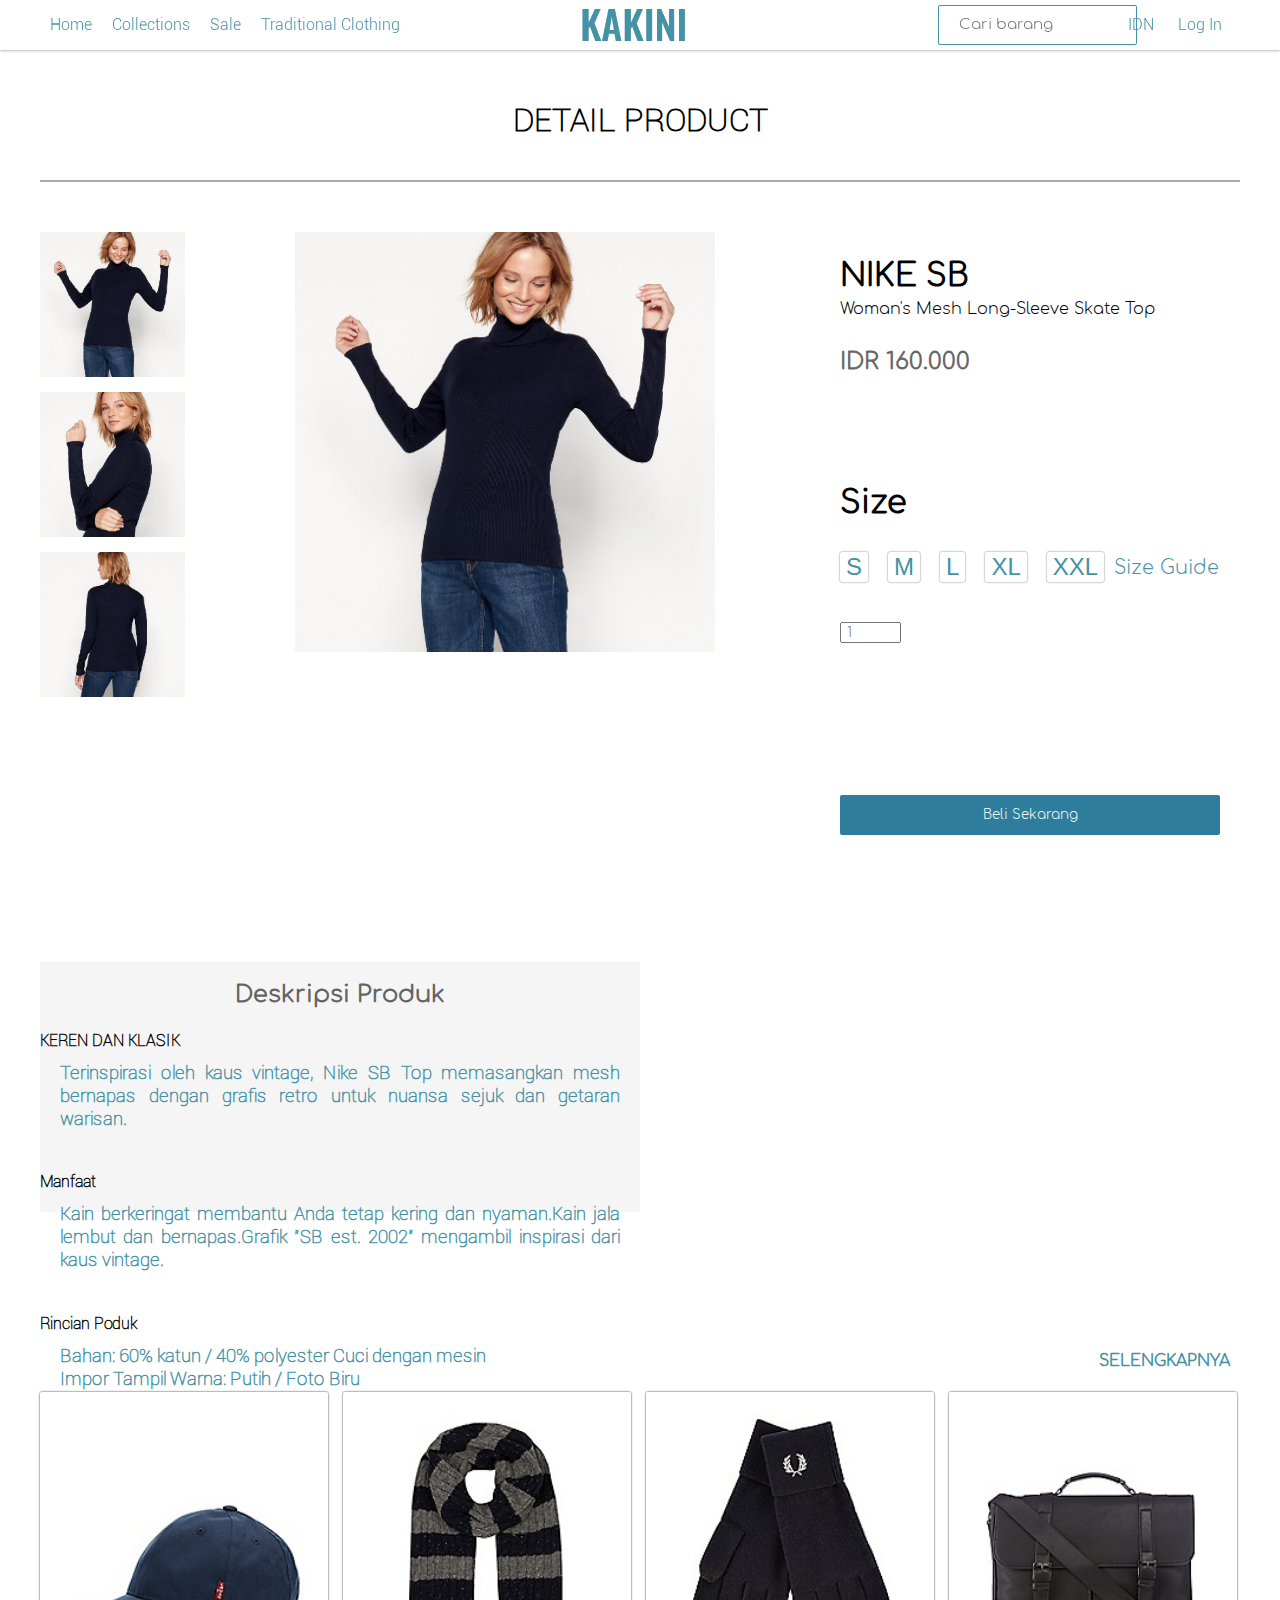
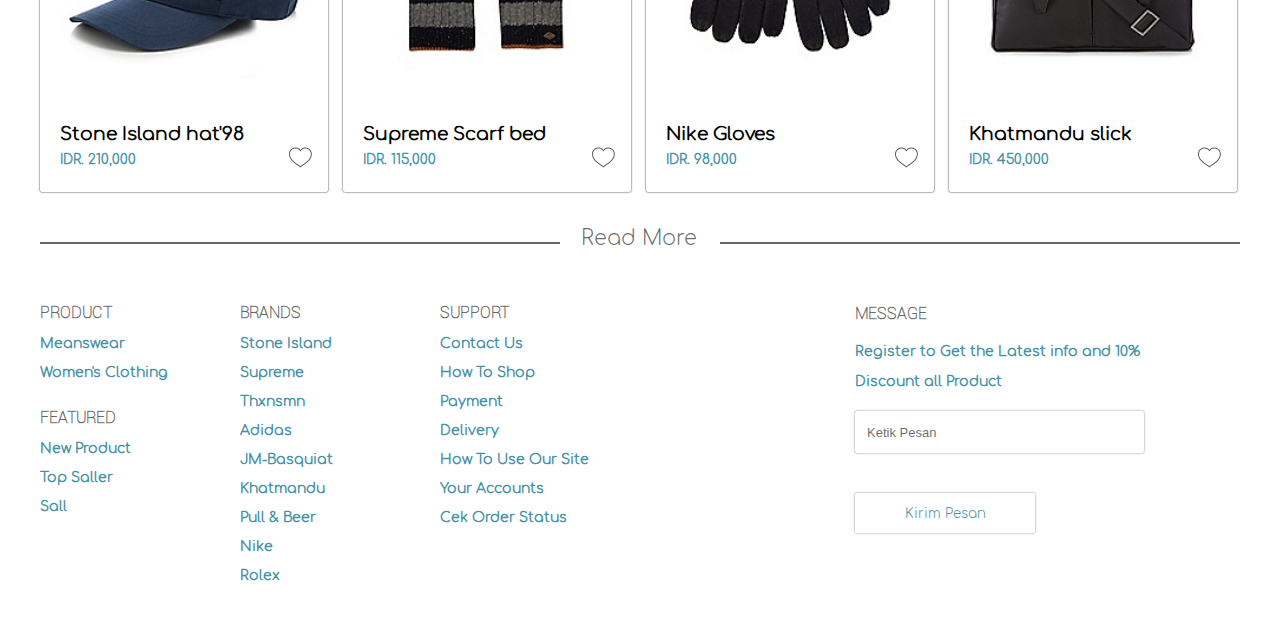
<file: detail_product/detail.html>
<!DOCTYPE html>
<html lang="en">
<head>
	<meta charset="UTF-8">
	<title>Detail Product</title>
	<meta name="viewport" content="width=device-width, initial-scale=1.0">
	<link rel="stylesheet" href="style.css">
	<link rel="icon" href="../assets/image/icon/KAKINI.png">
</head>
<body>
	<header>
		<nav>
			<div class="container">
				<div class="navbar">
					<ul>
						<li><a href="../index.html">Home</a></li>
						<li><a href="#">Collections</a>
							<ul>
								<li><a href="../sale_men/men.html">MEN</a></li>
								<li><a href="../sale_women/women.html">WOMEN</a></li>
							</ul>
						</li>
						<li><a href="#">Sale</a></li>
						<li><a href="#" id="tra">Traditional Clothing</a></li>
						<div class="logo">
							<img src="../assets/image/icon/KAKINI.png" alt="">
						</div> 
						<li class="search">
							<input type="search" placeholder="Cari barang">
						</li>
						<div class="languages">
							<ul>
								<li><a href="#">IDN</a>
									<ul><li><a href="#">ENGLISH</a></li></ul>
								</li>
							</ul>
						</div>
						<div class="login">
							<ul>
								<li><a href="../login/register.html">Log In</a>
									<ul><li><a href="../register/login.html">Register</a></li></ul>
								</li>
							</ul>
						</div>
						</ul>
					<div id="nav-icon1">
				  		<span></span>
				  		<span></span>
				 		<span></span>
					</div>
					<div class="menu-toggle">
						<div class="satu"></div>
						<div class="dua"></div>
						<div class="tiga"></div>
					</div>
				</div>
				<ul class="menu-hide">
						<li>
							<a href="../index.html">Home</a>
						</li>
						
							
						<li><a href="../sale_men/men.html"><p>MEN</p></a><p class="garis">|</p><a href="../sale_women/women.html"><p>WOMEN</p></a></li>
						
						</li>
						<li><a href="#">Sale</a></li>
						<li><a href="#">Traditional Clothing</a></li>
						
						<li><a href="#"><p>IDN</p></a><p class="garis">|</p><a href="#"><p>ENGLISH</p></a></li>
								
						
						<div class="login">
						<ul>
							<li><a href="./register/login.html"><p>Register</p></a><p class="garis1">|</p><a href="./login/register.html"><p class="log">Log In</p></a></li>
						</ul>

						<li class="search">
							<input type="search" placeholder="Cari barang">
						</li>
					</div>
				</ul>
			</div>
		</nav>
	</header>
					</ul>
				</div>
			</div>
		</nav>
	</header>


	<div class="container">
		<div class="title">
			<h1>DETAIL PRODUCT</h1>	
		</div>
		<div class="line"></div>
		<div class="wrapp">
			<div class="promo">
				<div class="detail">
					<img class="satu" src="../assets/image/detail/download.png" alt="">
					<img class="dua" src="../assets/image/detail/dua.png" alt="">
					<img class="tiga" src="../assets/image/detail/tiga.png" alt="">
				</div>
			<div class="detailImg">
				<img src="../assets/image/detail/download.png" alt="">
			</div>
			<div class="desk">
				<div class="deskTxt">
					<h2>NIKE SB</h2>
					<p>Woman's Mesh Long-Sleeve Skate Top</p>
					<h3>IDR 160.000</h3>
				</div>
				<div class="size">
					<h3>Size</h3>
					<div class="opt">
						<button type="submit">S</button>
						<button type="submit">M</button>
						<button type="submit">L</button>
						<button type="submit">XL</button>
						<button id="xxl" type="submit">XXL</button>
						<div class="sg">
							<a href="#">Size Guide</a>
						</div>
						<div class="pcs">
						<input type="number" placeholder="1">
					</div>
					</div>	
				</div> 	
				<div class="btn">
					<a href=""><button>Beli Sekarang</button></a>
				</div>
			</div>	
			<div class="detailTxt">
				<h2>Deskripsi Produk</h2>
				<h4>KEREN DAN KLASIK</h4>
				<p>Terinspirasi oleh kaus vintage, Nike SB Top memasangkan mesh bernapas dengan grafis retro untuk nuansa sejuk dan getaran warisan.</p>
				<h4>Manfaat</h4>
				<p>Kain berkeringat membantu Anda tetap kering dan nyaman.Kain jala lembut dan bernapas.Grafik "SB est. 2002" mengambil inspirasi dari kaus vintage.</p>
				<h4>Rincian Poduk</h4>
				<p>Bahan: 60% katun / 40% polyester Cuci dengan mesin <br>Impor Tampil Warna: Putih / Foto Biru <br>Gaya: AO0281-100 <br>Negara / Wilayah Asal: Cina</p>
			</div>
		</div>	
	</div>

	<!-- brandsAZ -->
	<div class="container">
		<div class="productL bgWhite">
				<div class="dImg">
					<div class="next">
						<a href="#"><p>SELENGKAPNYA</p></a>
					</div>			
					<div class="k1">
						<a href="detail.html"><img src="../assets/image/imgMen/im8.jpg" alt=""></a>
						<h3>Stone Island hat'98</h3>
						<h5>IDR. 210,000</h5>
						<img class="like" src="../assets/image//icon/Heart_50px.png">
					</div>
					<div class="k2">
						<a href="detail.html"><img src="../assets/image/imgMen/im10.jpg" alt=""></a>
						<h3>Supreme Scarf bed</h3>
						<h5>IDR. 115,000</h5>
						<img class="like" src="../assets/image//icon/Heart_50px.png">	
					</div>
					<div class="k3">
						<a href="detail.html"><img src="../assets/image/imgMen/im11.jpg" alt=""></a>
						<h3>Nike Gloves</h3>
						<h5>IDR. 98,000</h5>
						<img class="like" src="../assets/image//icon/Heart_50px.png">
					</div>
					<div class="k4">
						<a href="detail.html"><img src="../assets/image/imgMen/im14.jpg" alt=""></a>
						<h3>Khatmandu slick</h3>
						<h5>IDR. 450,000</h5>
						<img class="like" src="../assets/image//icon/Heart_50px.png">
					</div>
				</div>
			</div>
		</div>	
	</div>

	<!-- Read More -->
	<div class="container">	
		<div class="readmore bgWhite">
			<div class="left1"></div><div id="text3">Read More</div><div class="right1"></div>
			<div class="productLL">
				<h1>PRODUCT</h1>
				<h3><a href="#">Meanswear</a></h3>
				<h3><a href="#">Women's Clothing</a></h3>
			</div>
			<div class="featured">
				<h1>FEATURED</h1>
				<h3><a href="#">New Product</a></h3>
				<h3><a href="#">Top Saller</a></h3>
				<h3><a href="#">Sall</a></h3>
			</div>
			<div class="brands">
				<h1>BRANDS</h1>
				<h3><a href="#">Stone Island</a></h3>
				<h3><a href="#">Supreme</a></h3>
				<h3><a href="#">Thxnsmn</a></h3>
				<h3><a href="#">Adidas</a></h3>
				<h3><a href="#">JM-Basquiat</a></h3>
				<h3><a href="#">Khatmandu</a></h3>
				<h3><a href="#">Pull & Beer</a></h3>
				<h3><a href="#">Nike</a></h3>
				<h3><a href="#">Rolex</a></h3>
			</div>
			<div class="support">
				<h1>SUPPORT</h1>
				<h3><a href="#">Contact Us</a></h3>
				<h3><a href="#">How To Shop</a></h3>
				<h3><a href="#">Payment</a></h3>
				<h3><a href="#">Delivery</a></h3>
				<h3><a href="#">How To Use Our Site</a></h3>
				<h3><a href="#">Your Accounts</a></h3>
				<h3><a href="#">Cek Order Status</a></h3>
			</div>
			<div class="message">
			<h1>MESSAGE</h1>
			<h3><a href="#">Register to Get the Latest info and 10%<br>Discount all Product</a></h3>
			<form action="">
				<div class="email">
					<tr>
						<td>
							<input type="teks" placeholder="Ketik Pesan"></input>
						</td>
					</tr>
				</div>
				<div class="mens">
					<button><a href="#">Kirim Pesan</a></button>
				</div>
				<div class="bawah"></div>
			</form>
		</div>
	</div>
	<div class="clearfix"></div>
</body>
<script src="../assets/js/jquery.js"></script>
<script>
		$(document).ready(function(){
		  $('#nav-icon1,#nav-icon2,#nav-icon3,#nav-icon4').click(function(){
		    $(this).toggleClass('open');
		    $('.menu-hide').toggleClass('menu-hide-active');
		  });
		});
	</script>
</html>
</file>
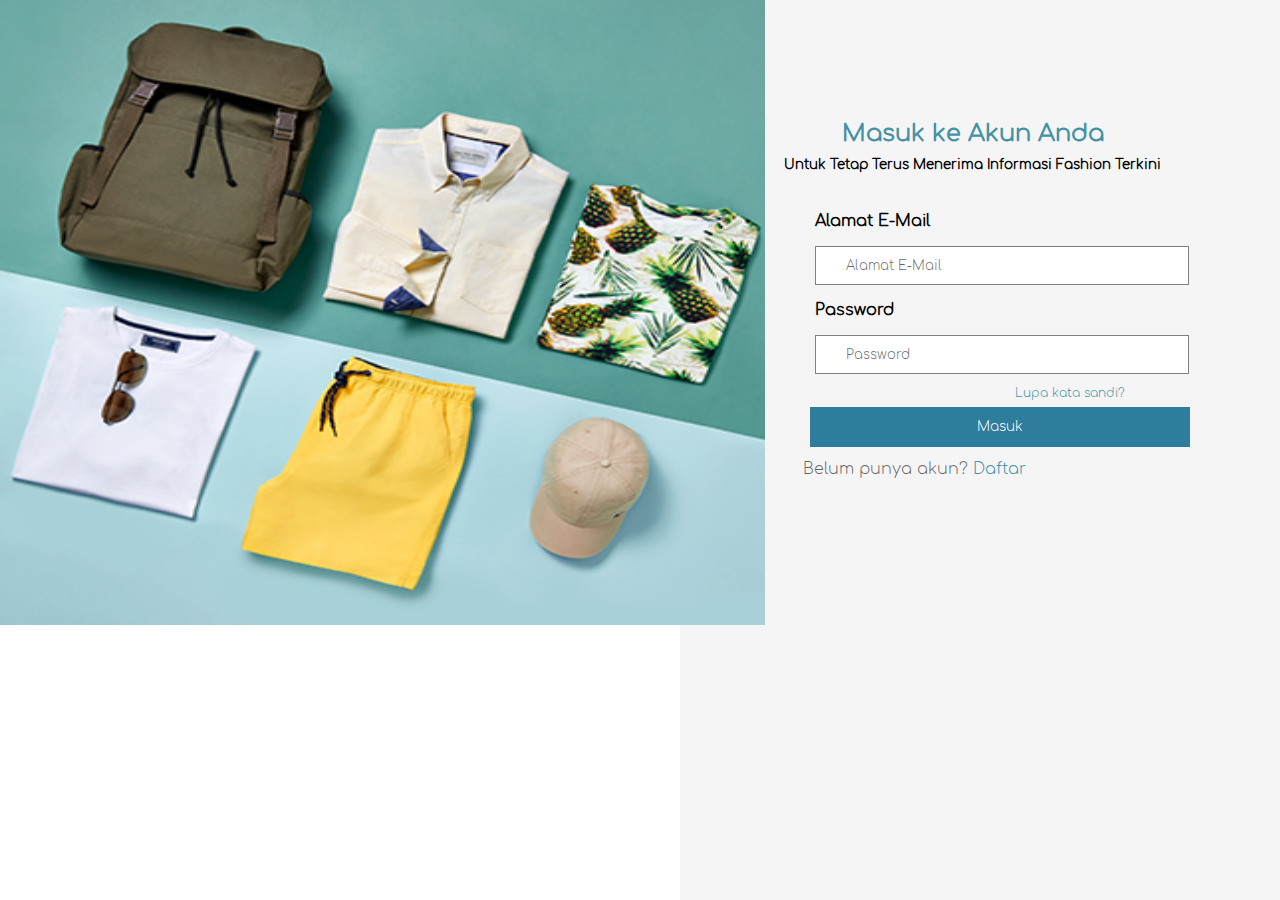
<file: login/register.html>
<!DOCTYPE html>
<html lang="en">
<head>
	<meta charset="UTF-8">
	<title>Login</title>
	<meta name="viewport" content="width=device-width, initial-scale=1.0">
	<link rel="stylesheet" href="style.css">
	<link rel="icon" href="../assets/image/icon/KAKINI.png">
</head>
<body>
	<form action="">
		<div class="wrap">
			
		</div>
		<div class="wrapp">
			<div class="container">
				<h2>Masuk ke Akun Anda</h2>
				<h5>Untuk Tetap Terus Menerima Informasi Fashion Terkini</h5>
				<div class="login">
					<div class="email">
						<tr>
							<td>
								<h3>Alamat E-Mail</h3>
								<input type="email" placeholder="Alamat E-Mail"></input>
							</td>
						</tr>
					</div>
					<div class="pswrd">
						<tr>
							<td>
								<h3>Password</h3>
								<input type="password" placeholder="Password"></input>
							</td>
						</tr>
					</div>
					<div class="lupa">	
							<a href="../index.html"><p>Lupa kata sandi?</p></a>
					</div>
					<div class="btn">
						<button>
							<a href="../index.html">Masuk</a>
						</button>
					</div>
				</div>
					<div class="belum">	
						<p>Belum punya akun? <a href="../register/login.html">Daftar</a></p>
					</div>
				</div>
			</div>
		</div>
	</form>

</body>
</html>
</file>
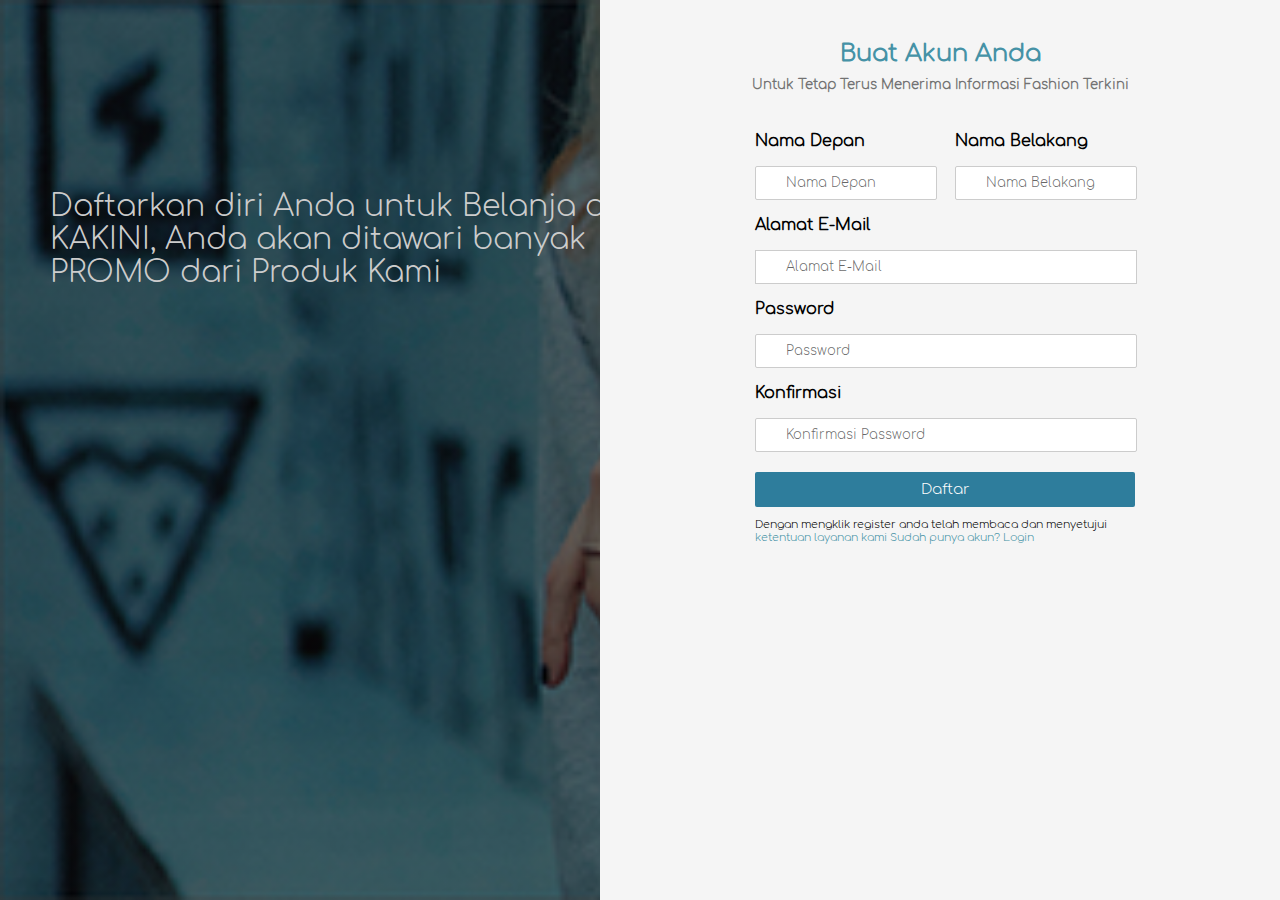
<file: register/login.html>
<!DOCTYPE html>
<html lang="en">
<head>
	<meta charset="UTF-8">
	<title>Register | KAKINI</title>
	<meta name="viewport" content="width=device-width, initial-scale=1.0">
	<link rel="stylesheet" href="style.css">
	<link rel="icon" href="../assets/image/icon/KAKINI.png">
</head>
<body>
	<body>
	<form action="">
		<div class="wrap">
			<div class="txt">
				<p>Daftarkan diri Anda untuk Belanja di KAKINI, Anda akan ditawari banyak PROMO dari Produk Kami</p>
			</div>
		</div>
		<div class="wrapp">
			<div class="container">
				<h2>Buat Akun Anda</h2>
				<h5>Untuk Tetap Terus Menerima Informasi Fashion Terkini</h5>
				<div class="login">
					<div class="lgkiri">
						<tr>
							<td>
								<h3>Nama Depan</h3>
								<input type="text" placeholder="Nama Depan" id="namadepan"></input>
							</td>
						</tr>
					</div>
					<div class="lgkanan">
						<tr>
							<td>
								<h3 id="belakang">Nama Belakang</h3>
								<input type="text" placeholder="Nama Belakang" id="namabelakang"></input>
							</td>
						</tr>
					</div>
					<div class="email">
						<tr>
							<td>
								<h3>Alamat E-Mail</h3>
								<input type="email" placeholder="Alamat E-Mail"></input>
							</td>
						</tr>
					</div>
					<div class="pswrd">
						<tr>
							<td>
								<h3>Password</h3>
								<input type="password" placeholder="Password"></input>
							</td>
						</tr>
					</div>
					<div class="kpswrd">
						<tr>
							<td>
								<h3>Konfirmasi</h3>
								<input type="pasword" placeholder="Konfirmasi Password"></input>
							</td>
						</tr>
					</div>
					<div class="btn">
						<button>
							<a href="../index.html">Daftar</a>
						</button>
						<div class="log">	
							<p>Dengan mengklik register anda telah membaca dan menyetujui<br> <a href="#">ketentuan layanan kami</a> <a href="../login/register.html">Sudah punya akun? Login</p></a>
						</div>
					</div>
				</div>
			</div>
		</div>
	</form>
</body>
</html>
</file>
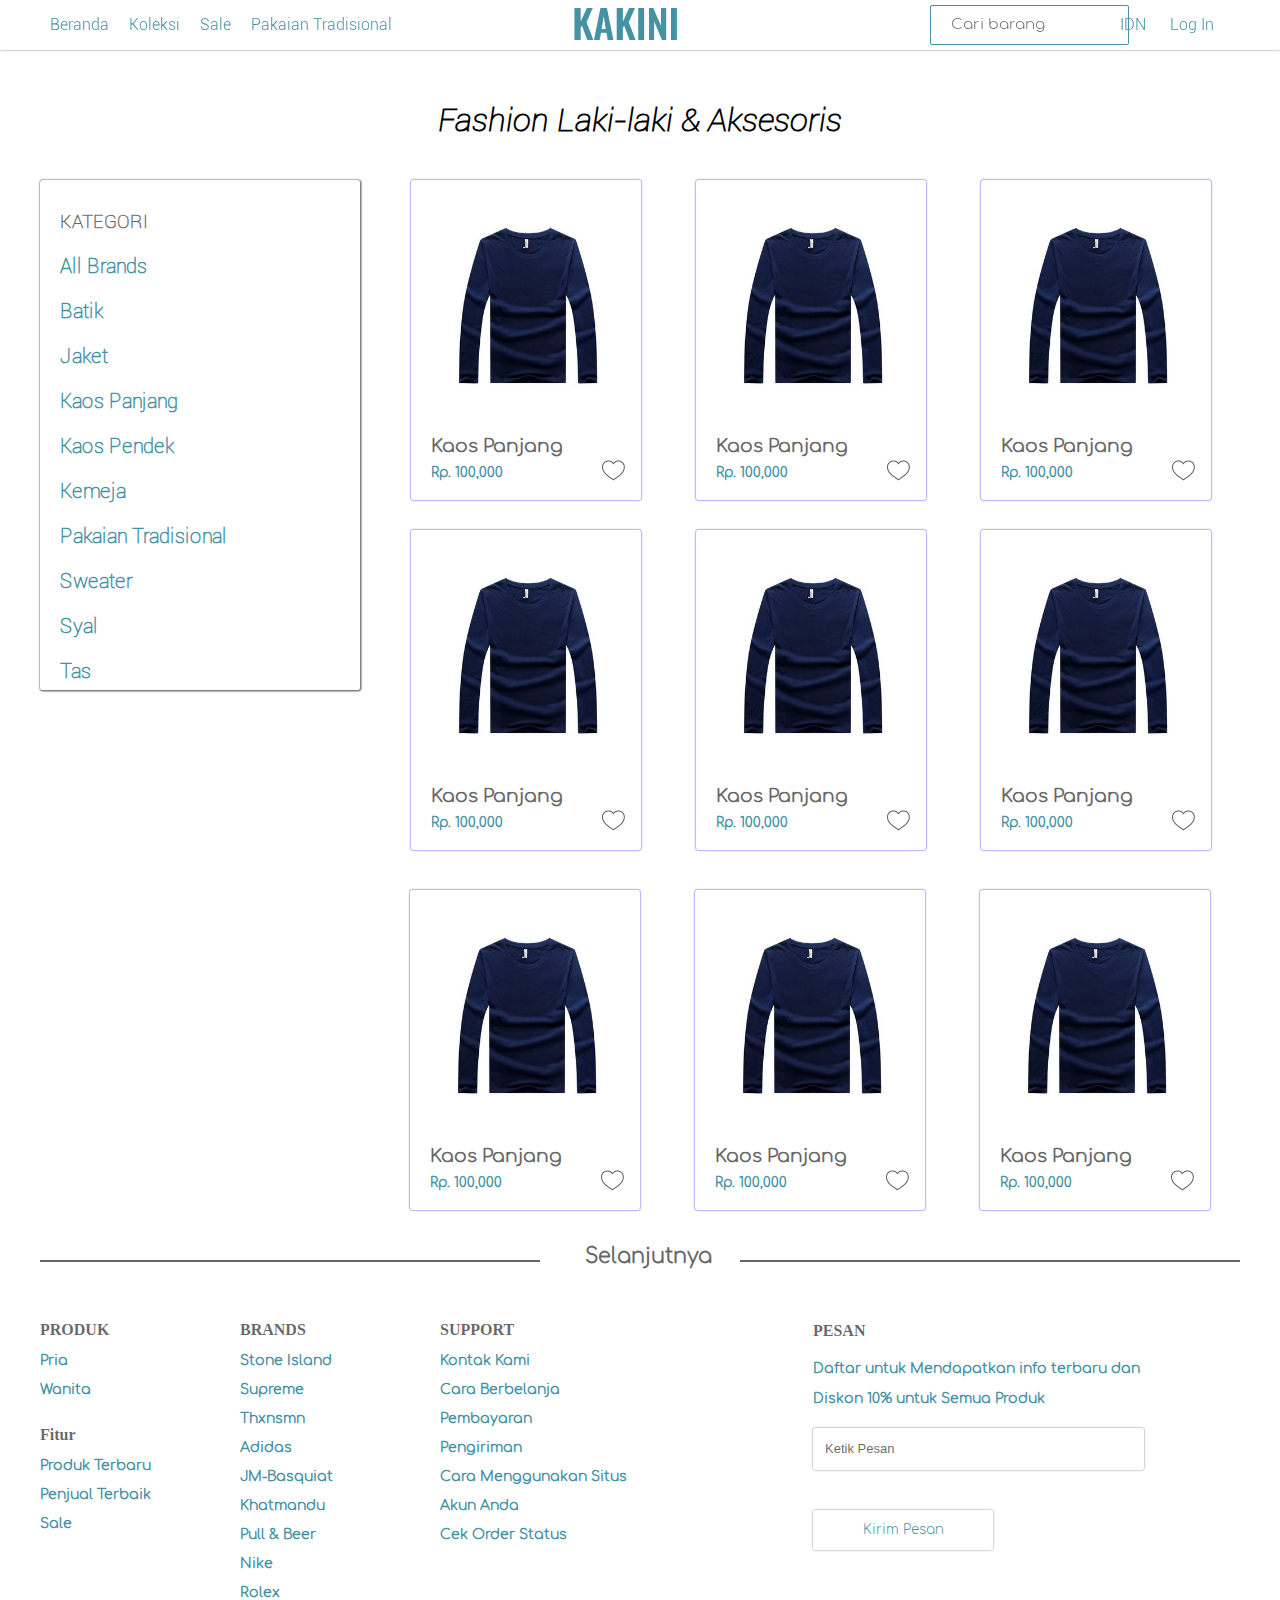
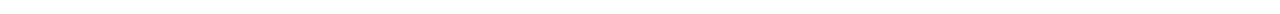
<file: sale_men/men.html>
<!DOCTYPE html>
<html lang="en">
<head>
	<meta charset="UTF-8">
	<title>Sale Men</title>
	<meta name="viewport" content="width=device-width, initial-scale=1.0">
	<link rel="stylesheet" href="style.css">
	<link rel="icon" href="../assets/image/icon/KAKINI.png">
</head>
<body>
	<header>
		<nav>
			<div class="container">
				<div class="navbar">
					<ul>
						<li><a href="#">Beranda</a></li>
						<li><a href="#">Koleksi</a>
							<ul>
								<li><a class="stu" href="../sale_men/men.html">PRIA</a></li>
								<li><a href="../sale_women/women.html">WANITA</a></li>
							</ul>
						</li>
						<li><a href="#">Sale</a></li>
						<li><a href="#">Pakaian Tradisional</a></li>
						<div class="logo">
							<img src="../assets/image/icon/KAKINI.png" alt="">
						</div> 
						<li class="search">
							<input type="search" placeholder="Cari barang">
						</li>
						<div class="languages">
							<ul>
								<li><a href="#">IDN</a>
									<ul><li><a href="../english/index.html">ENGLISH</a></li></ul>
								</li>
							</ul>
						</div>
						<div class="login">
							<ul>
								<li><a href="../login/register.html">Log In</a>
									<ul><li><a href="../register/login.html">Register</a></li></ul>
								</li>
							</ul>
						</div>
					</ul>
					<div id="nav-icon1">
				  		<span></span>
				  		<span></span>
				 		<span></span>
					</div>
					<div class="menu-toggle">
						<div class="satu"></div>
						<div class="dua"></div>
						<div class="tiga"></div>
					</div>
				</div>
				<ul class="menu-hide">
						<li>
							<a href="#">Home</a>
						</li>
						
							
						<li><a href="../sale_men/men.html"><p>MEN</p></a><p class="garis">|</p><a href="../sale_women/women.html"><p>WOMEN</p></a></li>
						
						</li>
						<li><a href="#">Sale</a></li>
						<li><a href="#">Traditional Clothing</a></li>
						
						<li><a href="#"><p>IDN</p></a><p class="garis">|</p><a href="#"><p>ENGLISH</p></a></li>
								
						
						<div class="login">
						<ul>
							<li><a href="./register/login.html"><p>Register</p></a><p class="garis1">|</p><a href="./login/register.html"><p class="log">Log In</p></a></li>
						</ul>

						<li class="search">
							<input type="search" placeholder="Cari barang">
						</li>
					</div>
				</ul>
			</div>
		</nav>
	</header>
	<div class="container">
		<div class="wrapp">
			<div class="txt">
				<h1>Fashion Laki-laki & Aksesoris</h1>
			</div>
			<div class="promo">
				<div class="kategori">
					<h3>KATEGORI</h3>
					<a href="#"><p>All Brands</p></a>
					<a href="#"><p>Batik</p></a>
					<a href="#"><p>Jaket</p></a>
					<a href="#"><p>Kaos Panjang</p></a>
					<a href="#"><p>Kaos Pendek</p></a>
					<a href="#"><p>Kemeja</p></a>
					<a href="#"><p>Pakaian Tradisional</p></a>
					<a href="#"><p>Sweater</p></a>
					<a href="#"><p>Syal</p></a>
					<a href="#"><p>Tas</p></a>
				</div>
				<a href="../detail_product/detail.html"><div class="k1">
					<img src="../assets/image/imgMen/panjang.jpg" alt="">
					<h3>Kaos Panjang</h3>
					<h5>Rp. 100,000</h5>
					<img class="like" src="../assets/image//icon/Heart_50px.png">
				</div></a> 
				<a href="../detail_product/detail.html"><div class="k2">
					<img src="../assets/image/imgMen/panjang.jpg" alt="">
					<h3>Kaos Panjang</h3>
					<h5>Rp. 100,000</h5>
					<img class="like" src="../assets/image//icon/Heart_50px.png">
				</div></a>
				<a href="../detail_product/detail.html"><div class="k3">
					<img src="../assets/image/imgMen/panjang.jpg" alt="">
					<h3>Kaos Panjang</h3>
					<h5>Rp. 100,000</h5>
					<img class="like" src="../assets/image//icon/Heart_50px.png">
				</div></a>
				<a href="../detail_product/detail.html"><div class="k4">
					<img src="../assets/image/imgMen/panjang.jpg" alt="">
					<h3>Kaos Panjang</h3>
					<h5>Rp. 100,000</h5>
					<img class="like" src="../assets/image//icon/Heart_50px.png">
				</div></a>
				<a href="../detail_product/detail.html"><div class="k5">
					<img src="../assets/image/imgMen/panjang.jpg" alt="">
					<h3>Kaos Panjang</h3>
					<h5>Rp. 100,000</h5>
					<img class="like" src="../assets/image//icon/Heart_50px.png">
				</div></a>
				<a href="../detail_product/detail.html"><div class="k6">
					<img src="../assets/image/imgMen/panjang.jpg" alt="">
					<h3>Kaos Panjang</h3>
					<h5>Rp. 100,000</h5>
					<img class="like" src="../assets/image//icon/Heart_50px.png">
				</div></a>
				<a href="../detail_product/detail.html"><div class="k7">
					<img src="../assets/image/imgMen/panjang.jpg" alt="">
					<h3>Kaos Panjang</h3>
					<h5>Rp. 100,000</h5>
					<img class="like" src="../assets/image//icon/Heart_50px.png">
				</div></a>
				<a href="../detail_product/detail.html"><div class="k8">
					<img src="../assets/image/imgMen/panjang.jpg" alt="">
					<h3>Kaos Panjang</h3>
					<h5>Rp. 100,000</h5>
					<img class="like" src="../assets/image//icon/Heart_50px.png">
				</div></a>
				<a href="../detail_product/detail.html"><div class="k9">
					<img src="../assets/image/imgMen/panjang.jpg" alt="">
					<h3>Kaos Panjang</h3>
					<h5>Rp. 100,000</h5>
					<img class="like" src="../assets/image//icon/Heart_50px.png">
				</div></a>
			</div>
		</div>
		<!-- Read More -->
	<div class="container">	
		<div class="readmore bgWhite">
			<div class="left1"></div><div id="text3">Selanjutnya</div><div class="right1"></div>
			<div class="product">
				<h1>PRODUK</h1>
				<h3><a href="../sale_men/men.html">Pria</a></h3>
				<h3><a href="../sale_women/women.html">Wanita</a></h3>
			</div>
			<div class="featured">
				<h1>Fitur</h1>
				<h3><a href="#">Produk Terbaru</a></h3>
				<h3><a href="#">Penjual Terbaik</a></h3>
				<h3><a href="#">Sale</a></h3>
			</div>
			<div class="brands">
				<h1>BRANDS</h1>
				<h3><a href="#">Stone Island</a></h3>
				<h3><a href="#">Supreme</a></h3>
				<h3><a href="#">Thxnsmn</a></h3>
				<h3><a href="#">Adidas</a></h3>
				<h3><a href="#">JM-Basquiat</a></h3>
				<h3><a href="#">Khatmandu</a></h3>
				<h3><a href="#">Pull & Beer</a></h3>
				<h3><a href="#">Nike</a></h3>
				<h3><a href="#">Rolex</a></h3>
			</div>
			<div class="support">
				<h1>SUPPORT</h1>
				<h3><a href="#">Kontak Kami</a></h3>
				<h3><a href="#">Cara Berbelanja</a></h3>
				<h3><a href="#">Pembayaran</a></h3>
				<h3><a href="#">Pengiriman</a></h3>
				<h3><a href="#">Cara Menggunakan Situs</a></h3>
				<h3><a href="#">Akun Anda</a></h3>
				<h3><a href="#">Cek Order Status</a></h3>
			</div>
			<div class="message">
			<h1>PESAN</h1>
			<h3><a href="../register/login.html">Daftar untuk Mendapatkan info terbaru dan<br>Diskon 10% untuk Semua Produk</a></h3>
			<form action="">
				<div class="email">
					<tr>
						<td>
							<input type="teks" placeholder="Ketik Pesan"></input>
						</td>
					</tr>
				</div>
				<div class="mens">
					<button><a href="#">Kirim Pesan</a></button>
				</div>
				<div class="bawah"></div>
			</form>
		</div>
	</div>
	<div class="clearfix"></div>
	</div>
</body>
<script src="../assets/js/jquery.js"></script>
<script>
		$(document).ready(function(){
		  $('#nav-icon1,#nav-icon2,#nav-icon3,#nav-icon4').click(function(){
		    $(this).toggleClass('open');
		    $('.menu-hide').toggleClass('menu-hide-active');
		  });
		});
	</script>
</html>
</file>
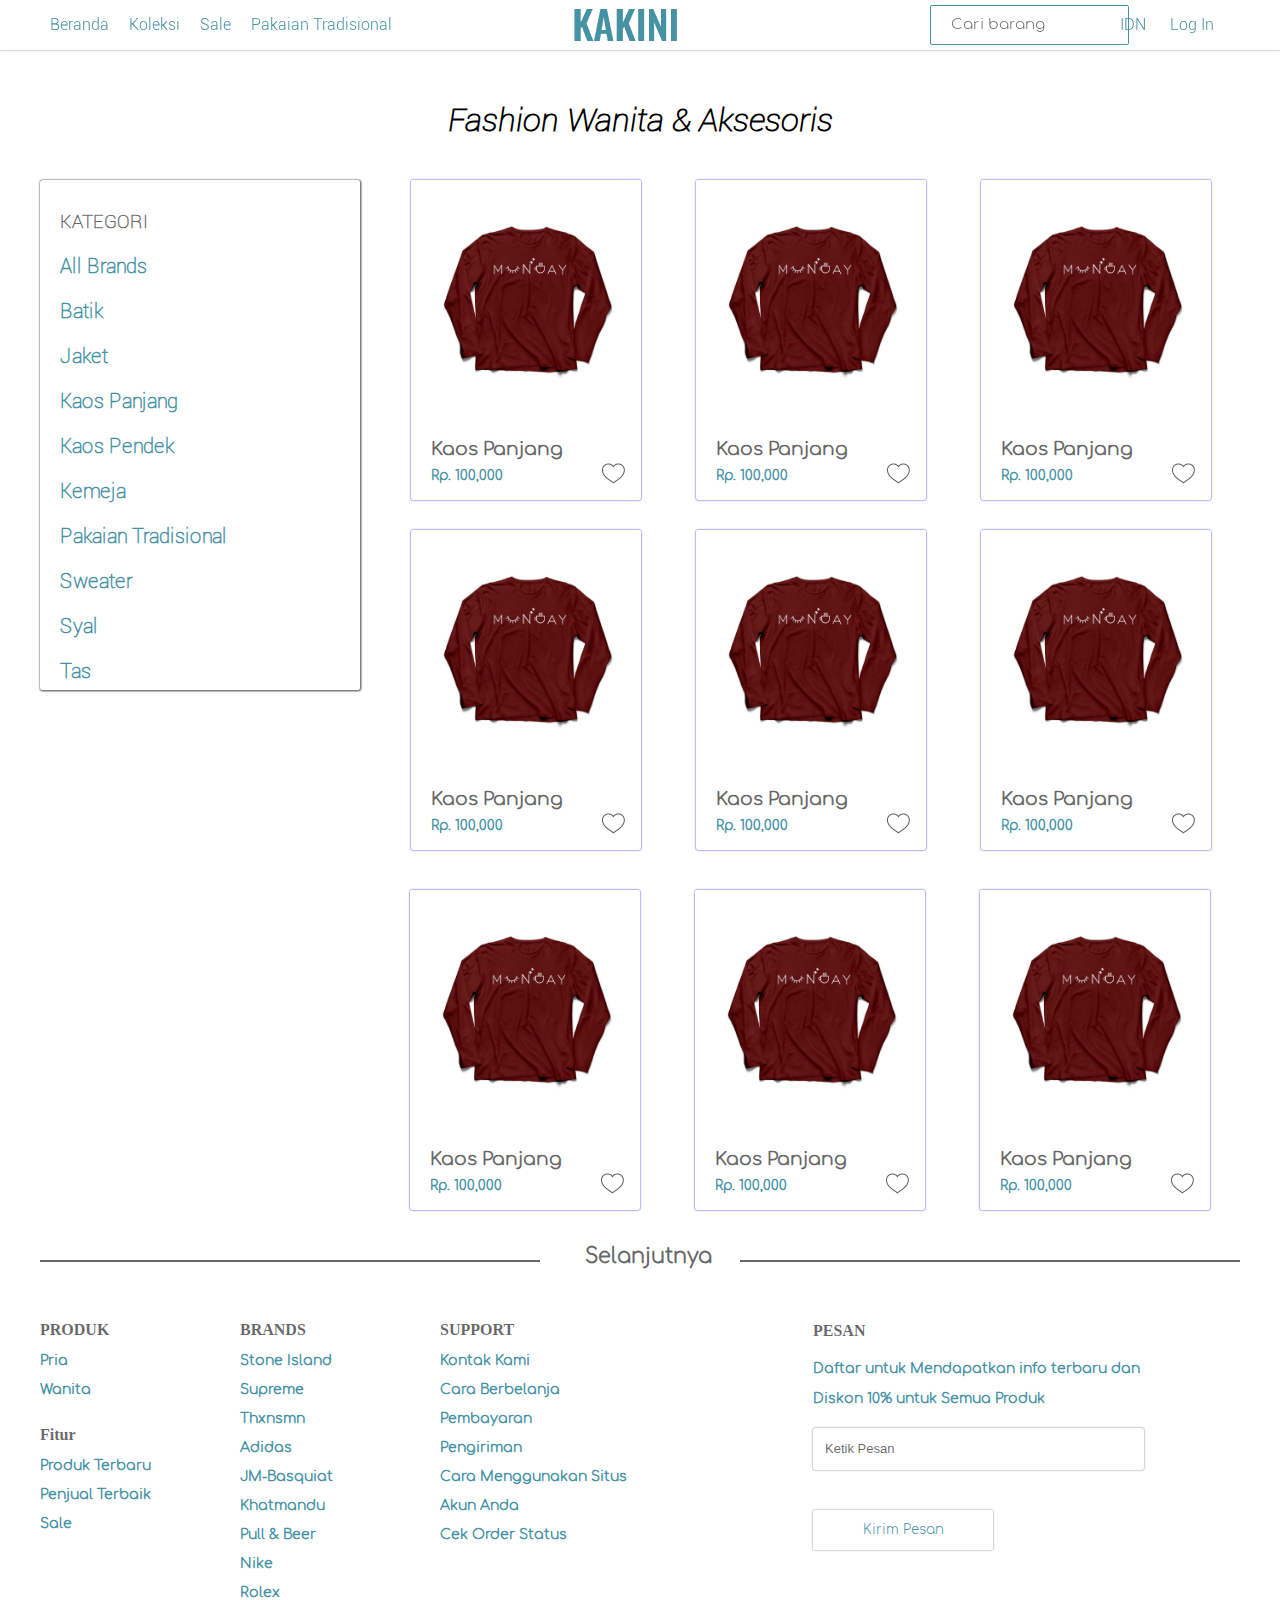
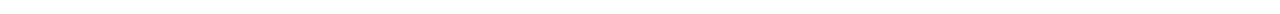
<file: sale_women/women.html>
<!DOCTYPE html>
<html lang="en">
<head>
	<meta charset="UTF-8">
	<title>Document</title>
	<meta name="viewport" content="width=device-width, initial-scale=1.0">
	<link rel="stylesheet" href="style.css">
	<link rel="icon" href="../assets/image/icon/KAKINI.png">
</head>
<body>
	<header>
		<nav>
			<div class="container">
				<div class="navbar">
					<ul>
						<li><a href="#">Beranda</a></li>
						<li><a href="#">Koleksi</a>
							<ul>
								<li><a class="stu" href="../sale_men/men.html">PRIA</a></li>
								<li><a href="../sale_women/women.html">WANITA</a></li>
							</ul>
						</li>
						<li><a href="#">Sale</a></li>
						<li><a href="#">Pakaian Tradisional</a></li>
						<div class="logo">
							<img src="../assets/image/icon/KAKINI.png" alt="">
						</div> 
						<li class="search">
							<input type="search" placeholder="Cari barang">
						</li>
						<div class="languages">
							<ul>
								<li><a href="#">IDN</a>
									<ul><li><a href="../english/index.html">ENGLISH</a></li></ul>
								</li>
							</ul>
						</div>
						<div class="login">
							<ul>
								<li><a href="../login/register.html">Log In</a>
									<ul><li><a href="../register/login.html">Register</a></li></ul>
								</li>
							</ul>
						</div>
					</ul>
					<div id="nav-icon1">
				  		<span></span>
				  		<span></span>
				 		<span></span>
					</div>
					<div class="menu-toggle">
						<div class="satu"></div>
						<div class="dua"></div>
						<div class="tiga"></div>
					</div>
				</div>
				<ul class="menu-hide">
						<li>
							<a href="#">Home</a>
						</li>
						
							
						<li><a href="../sale_men/men.html"><p>MEN</p></a><p class="garis">|</p><a href="../sale_women/women.html"><p>WOMEN</p></a></li>
						
						</li>
						<li><a href="#">Sale</a></li>
						<li><a href="#">Traditional Clothing</a></li>
						
						<li><a href="#"><p>IDN</p></a><p class="garis">|</p><a href="#"><p>ENGLISH</p></a></li>
								
						
						<div class="login">
						<ul>
							<li><a href="./register/login.html"><p>Register</p></a><p class="garis1">|</p><a href="./login/register.html"><p class="log">Log In</p></a></li>
						</ul>

						<li class="search">
							<input type="search" placeholder="Cari barang">
						</li>
					</div>
				</ul>
			</div>
		</nav>
	</header>
	<div class="container">
		<div class="wrapp">
			<div class="txt">
				<h1>Fashion Wanita & Aksesoris</h1>
			</div>
			<div class="promo">
				<div class="kategori">
					<h3>KATEGORI</h3>
					<a href="#"><p>All Brands</p></a>
					<a href="#"><p>Batik</p></a>
					<a href="#"><p>Jaket</p></a>
					<a href="#"><p>Kaos Panjang</p></a>
					<a href="#"><p>Kaos Pendek</p></a>
					<a href="#"><p>Kemeja</p></a>
					<a href="#"><p>Pakaian Tradisional</p></a>
					<a href="#"><p>Sweater</p></a>
					<a href="#"><p>Syal</p></a>
					<a href="#"><p>Tas</p></a>
				</div>
				<a href="../detail_product/detail.html"><div class="k1">
					<img src="../assets/image/imgWomen/panjang.jpg" alt="">
					<h3>Kaos Panjang</h3>
					<h5>Rp. 100,000</h5>
					<img class="like" src="../assets/image//icon/Heart_50px.png">
				</div></a> 
				<a href="../detail_product/detail.html"><div class="k2">
					<img src="../assets/image/imgWomen/panjang.jpg" alt="">
					<h3>Kaos Panjang</h3>
					<h5>Rp. 100,000</h5>
					<img class="like" src="../assets/image//icon/Heart_50px.png">
				</div></a>
				<a href="../detail_product/detail.html"><div class="k3">
					<img src="../assets/image/imgWomen/panjang.jpg" alt="">
					<h3>Kaos Panjang</h3>
					<h5>Rp. 100,000</h5>
					<img class="like" src="../assets/image//icon/Heart_50px.png">
				</div></a>
				<a href="../detail_product/detail.html"><div class="k4">
					<img src="../assets/image/imgWomen/panjang.jpg" alt="">
					<h3>Kaos Panjang</h3>
					<h5>Rp. 100,000</h5>
					<img class="like" src="../assets/image//icon/Heart_50px.png">
				</div></a>
				<a href="../detail_product/detail.html"><div class="k5">
					<img src="../assets/image/imgWomen/panjang.jpg" alt="">
					<h3>Kaos Panjang</h3>
					<h5>Rp. 100,000</h5>
					<img class="like" src="../assets/image//icon/Heart_50px.png">
				</div></a>
				<a href="../detail_product/detail.html"><div class="k6">
					<img src="../assets/image/imgWomen/panjang.jpg" alt="">
					<h3>Kaos Panjang</h3>
					<h5>Rp. 100,000</h5>
					<img class="like" src="../assets/image//icon/Heart_50px.png">
				</div></a>
				<a href="../detail_product/detail.html"><div class="k7">
					<img src="../assets/image/imgWomen/panjang.jpg" alt="">
					<h3>Kaos Panjang</h3>
					<h5>Rp. 100,000</h5>
					<img class="like" src="../assets/image//icon/Heart_50px.png">
				</div></a>
				<a href="../detail_product/detail.html"><div class="k8">
					<img src="../assets/image/imgWomen/panjang.jpg" alt="">
					<h3>Kaos Panjang</h3>
					<h5>Rp. 100,000</h5>
					<img class="like" src="../assets/image//icon/Heart_50px.png">
				</div></a>
				<a href="../detail_product/detail.html"><div class="k9">
					<img src="../assets/image/imgWomen/panjang.jpg" alt="">
					<h3>Kaos Panjang</h3>
					<h5>Rp. 100,000</h5>
					<img class="like" src="../assets/image//icon/Heart_50px.png">
				</div></a>
			</div>
		</div>
		<!-- Read More -->
		<div class="container">	
			<div class="readmore bgWhite">
				<div class="left1"></div><div id="text3">Selanjutnya</div><div class="right1"></div>
				<div class="product">
				<h1>PRODUK</h1>
				<h3><a href="../sale_men/men.html">Pria</a></h3>
				<h3><a href="../sale_women/women.html">Wanita</a></h3>
			</div>
			<div class="featured">
				<h1>Fitur</h1>
				<h3><a href="#">Produk Terbaru</a></h3>
				<h3><a href="#">Penjual Terbaik</a></h3>
				<h3><a href="#">Sale</a></h3>
			</div>
			<div class="brands">
				<h1>BRANDS</h1>
				<h3><a href="#">Stone Island</a></h3>
				<h3><a href="#">Supreme</a></h3>
				<h3><a href="#">Thxnsmn</a></h3>
				<h3><a href="#">Adidas</a></h3>
				<h3><a href="#">JM-Basquiat</a></h3>
				<h3><a href="#">Khatmandu</a></h3>
				<h3><a href="#">Pull & Beer</a></h3>
				<h3><a href="#">Nike</a></h3>
				<h3><a href="#">Rolex</a></h3>
			</div>
			<div class="support">
				<h1>SUPPORT</h1>
				<h3><a href="#">Kontak Kami</a></h3>
				<h3><a href="#">Cara Berbelanja</a></h3>
				<h3><a href="#">Pembayaran</a></h3>
				<h3><a href="#">Pengiriman</a></h3>
				<h3><a href="#">Cara Menggunakan Situs</a></h3>
				<h3><a href="#">Akun Anda</a></h3>
				<h3><a href="#">Cek Order Status</a></h3>
			</div>
			<div class="message">
			<h1>PESAN</h1>
			<h3><a href="../register/login.html">Daftar untuk Mendapatkan info terbaru dan<br>Diskon 10% untuk Semua Produk</a></h3>
			<form action="">
				<div class="email">
					<tr>
						<td>
							<input type="teks" placeholder="Ketik Pesan"></input>
						</td>
					</tr>
				</div>
				<div class="mens">
					<button><a href="#">Kirim Pesan</a></button>
				</div>
				<div class="bawah"></div>
			</form>
		</div>
	</div>
	<div class="clearfix"></div>
	</div>
</body>
<script src="../assets/js/jquery.js"></script>
<script>
		$(document).ready(function(){
		  $('#nav-icon1,#nav-icon2,#nav-icon3,#nav-icon4').click(function(){
		    $(this).toggleClass('open');
		    $('.menu-hide').toggleClass('menu-hide-active');
		  });
		});
	</script>
</html>
</file>
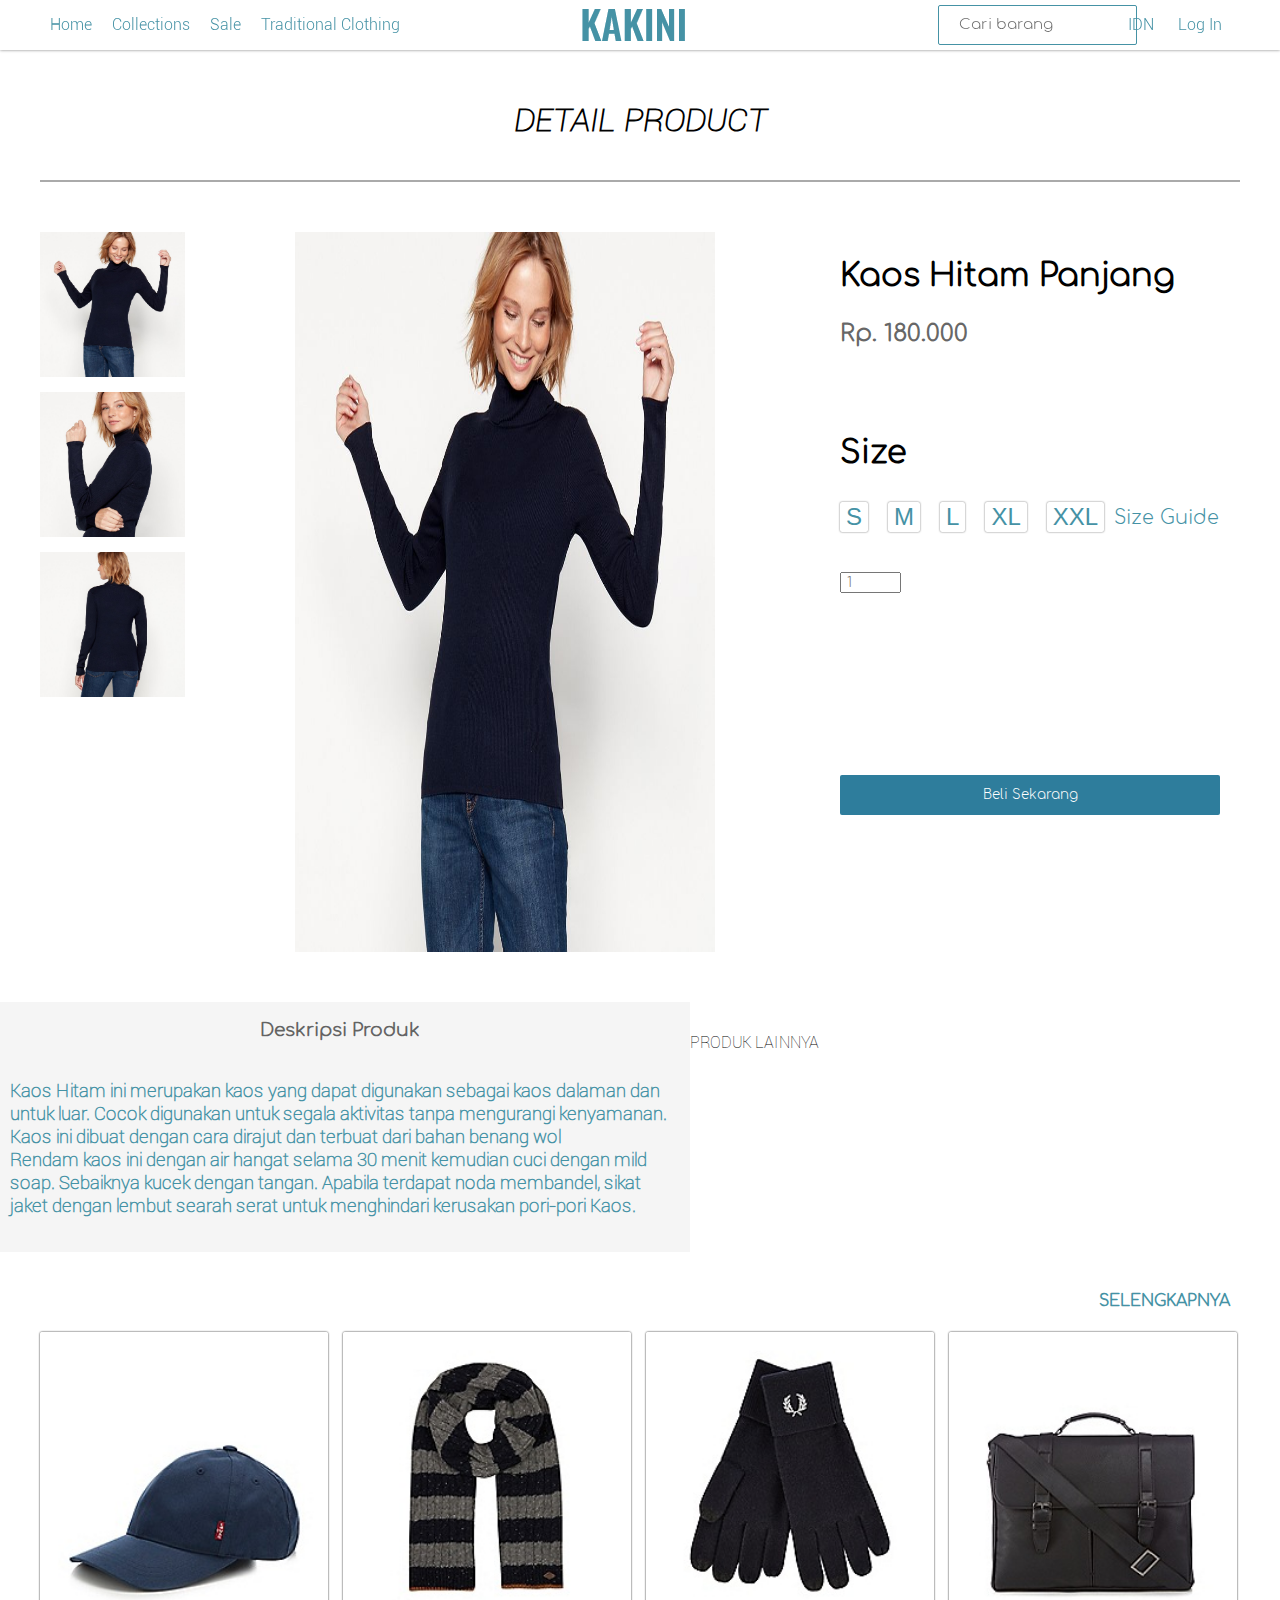
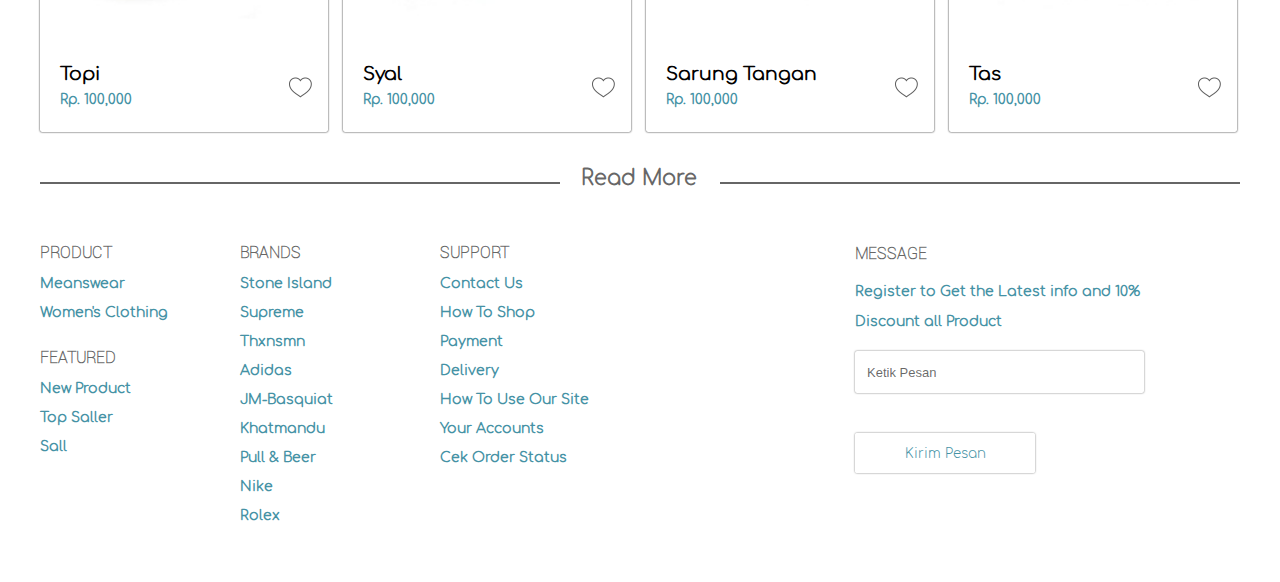
<file: english/detail_product/detail.html>
<!DOCTYPE html>
<html lang="en">
<head>
	<meta charset="UTF-8">
	<title>Detail Product</title>
	<meta name="viewport" content="width=device-width, initial-scale=1.0">
	<link rel="stylesheet" href="style.css">
	<link rel="icon" href="../assets/image/icon/KAKINI.png">
</head>
<body>
	<header>
		<nav>
			<div class="container">
				<div class="navbar">
					<ul>
						<li><a href="../index.html">Home</a></li>
						<li><a href="#">Collections</a>
							<ul>
								<li><a href="../sale_men/men.html">MEN</a></li>
								<li><a href="../sale_women/women.html">WOMEN</a></li>
							</ul>
						</li>
						<li><a href="#">Sale</a></li>
						<li><a href="#">Traditional Clothing</a></li>
						<div class="logo">
							<img src="../assets/image/icon/KAKINI.png" alt="">
						</div> 
						<li class="search">
							<input type="search" placeholder="Cari barang">
						</li>
						<div class="languages">
							<ul>
								<li><a href="#">IDN</a>
									<ul><li><a href="#">ENGLISH</a></li></ul>
								</li>
							</ul>
						</div>
						<div class="login">
							<ul>
								<li><a href="../login/register.html">Log In</a>
									<ul><li><a href="../register/login.html">Register</a></li></ul>
								</li>
							</ul>
						</div>
					</ul>
				</div>
			</div>
		</nav>
	</header>


	<div class="container">
		<div class="title">
			<h1>DETAIL PRODUCT</h1>	
		</div>
		<div class="line"></div>
		<div class="wrapp">
			<div class="promo">
				<div class="detail">
					<img class="satu" src="../assets/image/detail/download.png" alt="">
					<img class="dua" src="../assets/image/detail/dua.png" alt="">
					<img class="tiga" src="../assets/image/detail/tiga.png" alt="">
				</div>
			<div class="detailImg">
				<img src="../assets/image/detail/download.png" alt="">
			</div>
			<div class="desk">
				<div class="deskTxt">
					<h2>Kaos Hitam Panjang</h2>
					<h3>Rp. 180.000</h3>
				</div>
				<div class="size">
					<h3>Size</h3>
					<div class="opt">
						<button type="submit">S</button>
						<button type="submit">M</button>
						<button type="submit">L</button>
						<button type="submit">XL</button>
						<button type="submit">XXL</button>
						<div class="sg">
							<a href="#">Size Guide</a>
						</div>
						<div class="pcs">
						<input type="number" placeholder="1">
					</div>
					</div>		
				</div> 	
				<div class="btn">
					<a href=""><button>Beli Sekarang</button></a>
				</div>
			</div>	
			<div class="detailTxt">
				<h3>Deskripsi Produk</h3>
				<p>Kaos Hitam ini merupakan kaos yang dapat digunakan sebagai kaos dalaman dan untuk luar. Cocok digunakan untuk segala aktivitas tanpa mengurangi kenyamanan. Kaos ini dibuat dengan cara dirajut dan terbuat dari bahan benang wol<br> Rendam kaos ini dengan air hangat selama 30 menit kemudian cuci dengan mild soap. Sebaiknya kucek dengan tangan. Apabila terdapat noda membandel, sikat jaket dengan lembut searah serat untuk menghindari kerusakan pori-pori Kaos.</p>
			</div>
		</div>	
	</div>

	<!-- brandsAZ -->
	<div class="container">
		<div class="productL bgWhite">
			<div class="left1"></div><div id="text4">PRODUK LAINNYA</div><div class="right1"></div>
				<div class="dImg">
					<div class="next">
						<a href="#"><p>SELENGKAPNYA</p></a>
					</div>			
					<div class="k1">
						<a href="detail.html"><img src="../assets/image/imgMen/im8.jpg" alt=""></a>
						<h3>Topi</h3>
						<h5>Rp. 100,000</h5>
						<img class="like" src="../assets/image//icon/Heart_50px.png">
					</div>
					<div class="k2">
						<a href="detail.html"><img src="../assets/image/imgMen/im10.jpg" alt=""></a>
						<h3>Syal</h3>
						<h5>Rp. 100,000</h5>
						<img class="like" src="../assets/image//icon/Heart_50px.png">	
					</div>
					<div class="k3">
						<a href="detail.html"><img src="../assets/image/imgMen/im11.jpg" alt=""></a>
						<h3>Sarung Tangan</h3>
						<h5>Rp. 100,000</h5>
						<img class="like" src="../assets/image//icon/Heart_50px.png">
					</div>
					<div class="k4">
						<a href="detail.html"><img src="../assets/image/imgMen/im14.jpg" alt=""></a>
						<h3>Tas</h3>
						<h5>Rp. 100,000</h5>
						<img class="like" src="../assets/image//icon/Heart_50px.png">
					</div>
				</div>
			</div>
		</div>	
	</div>

	<!-- Read More -->
	<div class="container">	
		<div class="readmore bgWhite">
			<div class="left1"></div><div id="text3">Read More</div><div class="right1"></div>
			<div class="productLL">
				<h1>PRODUCT</h1>
				<h3><a href="#">Meanswear</a></h3>
				<h3><a href="#">Women's Clothing</a></h3>
			</div>
			<div class="featured">
				<h1>FEATURED</h1>
				<h3><a href="#">New Product</a></h3>
				<h3><a href="#">Top Saller</a></h3>
				<h3><a href="#">Sall</a></h3>
			</div>
			<div class="brands">
				<h1>BRANDS</h1>
				<h3><a href="#">Stone Island</a></h3>
				<h3><a href="#">Supreme</a></h3>
				<h3><a href="#">Thxnsmn</a></h3>
				<h3><a href="#">Adidas</a></h3>
				<h3><a href="#">JM-Basquiat</a></h3>
				<h3><a href="#">Khatmandu</a></h3>
				<h3><a href="#">Pull & Beer</a></h3>
				<h3><a href="#">Nike</a></h3>
				<h3><a href="#">Rolex</a></h3>
			</div>
			<div class="support">
				<h1>SUPPORT</h1>
				<h3><a href="#">Contact Us</a></h3>
				<h3><a href="#">How To Shop</a></h3>
				<h3><a href="#">Payment</a></h3>
				<h3><a href="#">Delivery</a></h3>
				<h3><a href="#">How To Use Our Site</a></h3>
				<h3><a href="#">Your Accounts</a></h3>
				<h3><a href="#">Cek Order Status</a></h3>
			</div>
			<div class="message">
			<h1>MESSAGE</h1>
			<h3><a href="#">Register to Get the Latest info and 10%<br>Discount all Product</a></h3>
			<form action="">
				<div class="email">
					<tr>
						<td>
							<input type="teks" placeholder="Ketik Pesan"></input>
						</td>
					</tr>
				</div>
				<div class="mens">
					<button><a href="#">Kirim Pesan</a></button>
				</div>
			</form>
		</div>
	</div>
	<div class="clearfix"></div>
</body>
</html>
</file>
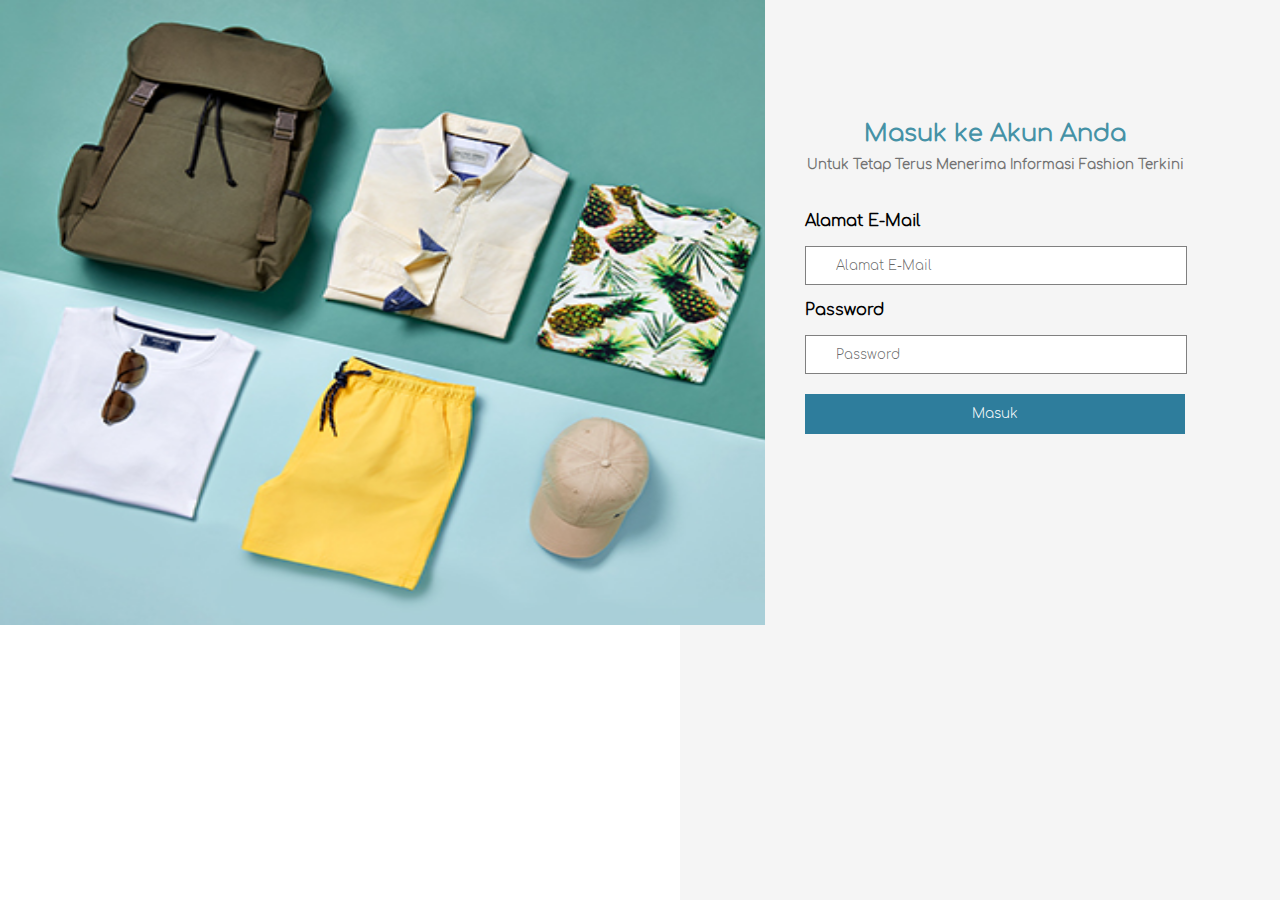
<file: english/login/register.html>
<!DOCTYPE html>
<html lang="en">
<head>
	<meta charset="UTF-8">
	<title>Login</title>
	<meta name="viewport" content="width=device-width, initial-scale=1.0">
	<link rel="stylesheet" href="style.css">
	<link rel="icon" href="../assets/image/icon/KAKINI.png">
</head>
<body>
	<form action="">
		<div class="wrap">
			
		</div>
		<div class="wrapp">
			<div class="container">
				<h2>Masuk ke Akun Anda</h2>
				<h5>Untuk Tetap Terus Menerima Informasi Fashion Terkini</h5>
				<div class="login">
					<div class="email">
						<tr>
							<td>
								<h3>Alamat E-Mail</h3>
								<input type="email" placeholder="Alamat E-Mail"></input>
							</td>
						</tr>
					</div>
					<div class="pswrd">
						<tr>
							<td>
								<h3>Password</h3>
								<input type="password" placeholder="Password"></input>
							</td>
						</tr>
					</div>
					<div class="btn">
						<button>
							<a href="../index.html">Masuk</a>
						</button>
					</div>
				</div>
			</div>
		</div>
	</form>

</body>
</html>
</file>
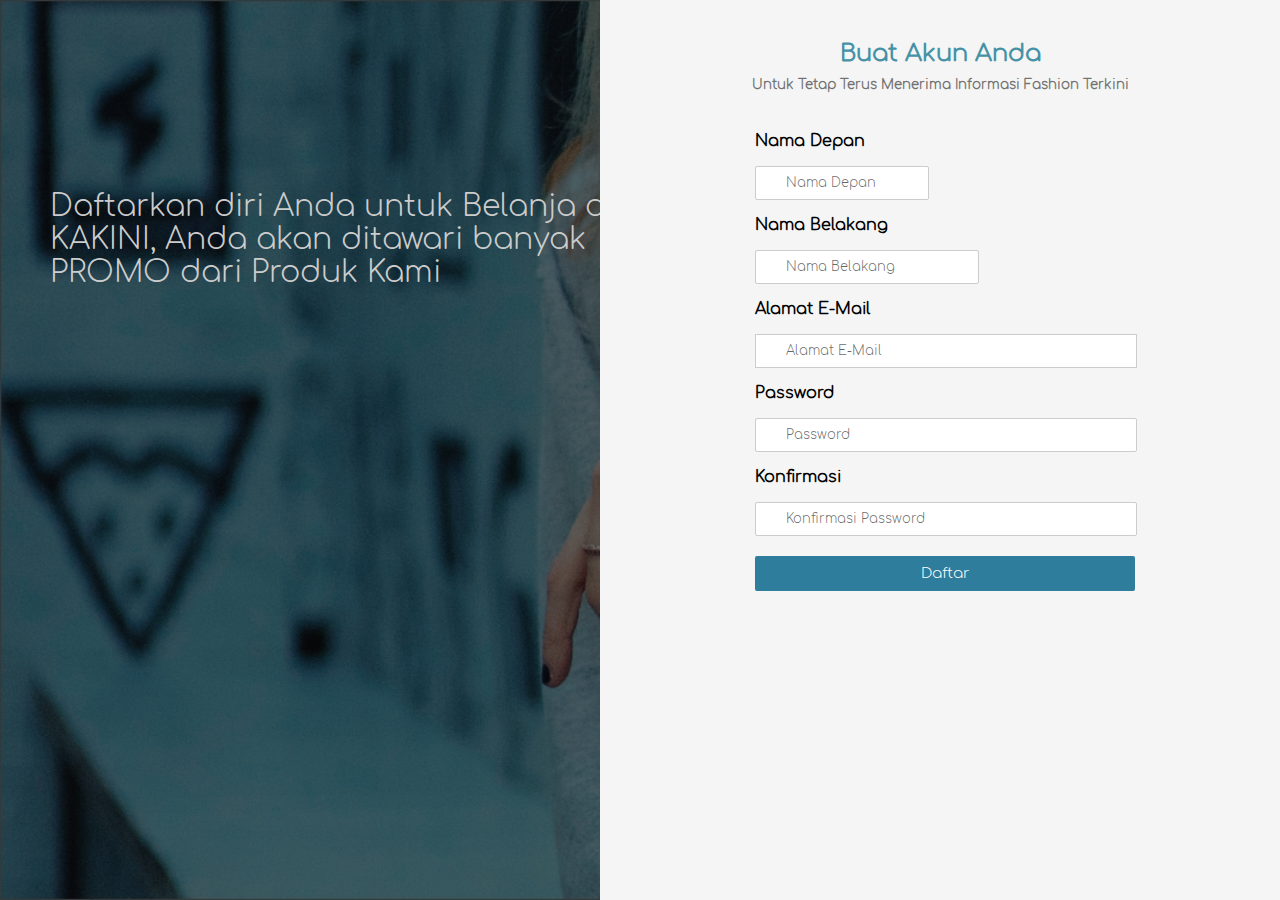
<file: english/register/login.html>
<!DOCTYPE html>
<html lang="en">
<head>
	<meta charset="UTF-8">
	<title>Register</title>
	<meta name="viewport" content="width=device-width, initial-scale=1.0">
	<link rel="stylesheet" href="style.css">
	<link rel="icon" href="../assets/image/icon/KAKINI.png">
</head>
<body>
	<body>
	<form action="">
		<div class="wrap">
			<div class="txt">
				<p>Daftarkan diri Anda untuk Belanja di KAKINI, Anda akan ditawari banyak PROMO dari Produk Kami</p>
			</div>
		</div>
		<div class="wrapp">
			<div class="container">
				<h2>Buat Akun Anda</h2>
				<h5>Untuk Tetap Terus Menerima Informasi Fashion Terkini</h5>
				<div class="login">
					<div class="lgkiri">
						<tr>
							<td>
								<h3>Nama Depan</h3>
								<input type="text" placeholder="Nama Depan" id="namadepan"></input>
							</td>
						</tr>
					</div>
					<div class="lgkanan">
						<tr>
							<td>
								<h3>Nama Belakang</h3>
								<input type="text" placeholder="Nama Belakang" id="namabelakang"></input>
							</td>
						</tr>
					</div>
					<div class="email">
						<tr>
							<td>
								<h3>Alamat E-Mail</h3>
								<input type="email" placeholder="Alamat E-Mail"></input>
							</td>
						</tr>
					</div>
					<div class="pswrd">
						<tr>
							<td>
								<h3>Password</h3>
								<input type="password" placeholder="Password"></input>
							</td>
						</tr>
					</div>
					<div class="kpswrd">
						<tr>
							<td>
								<h3>Konfirmasi</h3>
								<input type="pasword" placeholder="Konfirmasi Password"></input>
							</td>
						</tr>
					</div>
					<div class="btn">
						<button>
							<a href="../index.html">Daftar</a>
						</button>
					</div>
				</div>
			</div>
		</div>
	</form>
</body>
</html>
</file>
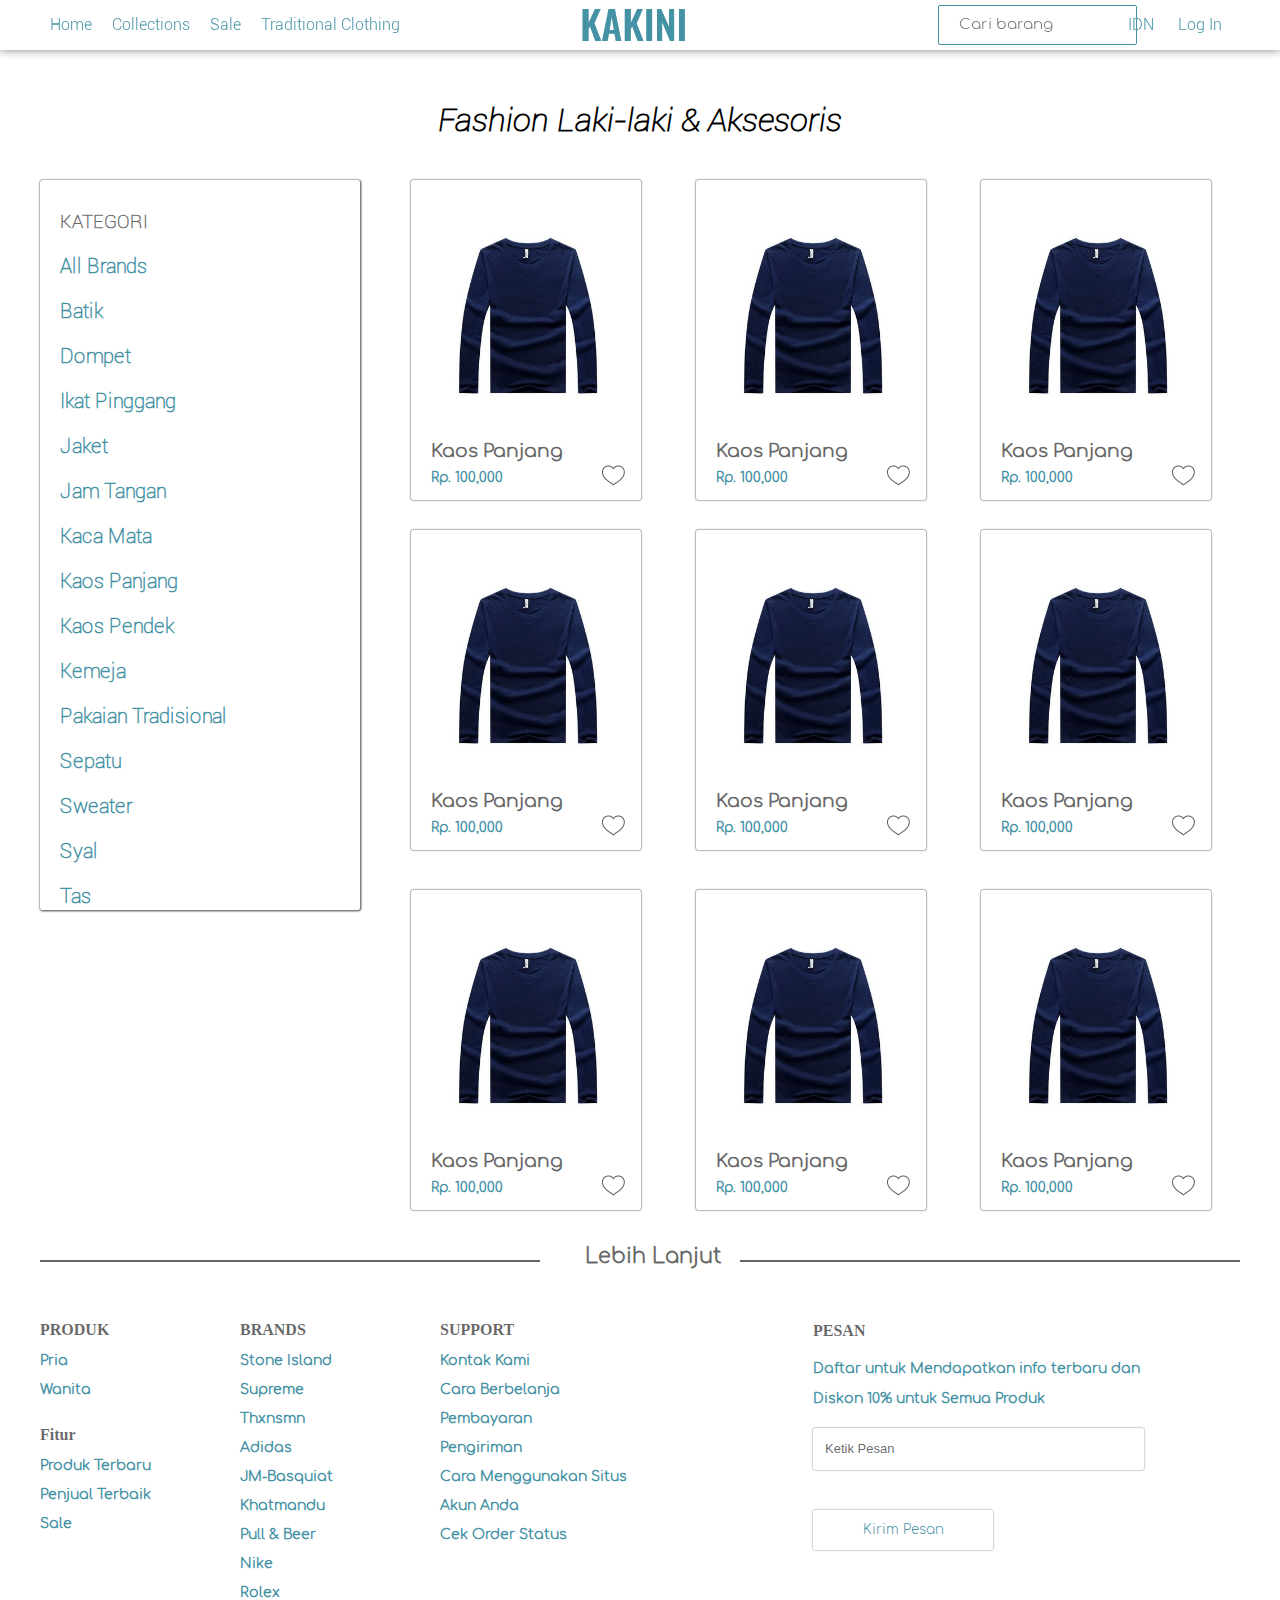
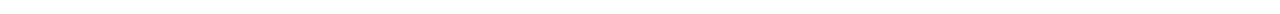
<file: english/sale_men/men.html>
<!DOCTYPE html>
<html lang="en">
<head>
	<meta charset="UTF-8">
	<title>Sale Men</title>
	<meta name="viewport" content="width=device-width, initial-scale=1.0">
	<link rel="stylesheet" href="style.css">
	<link rel="icon" href="../assets/image/icon/KAKINI.png">
</head>
<body>
	<header>
		<nav>
			<div class="container">
				<div class="navbar">
					<ul>
						<li><a href="../index.html">Home</a></li>
						<li><a href="#">Collections</a>
							<ul>
								<li><a href="../sale_men/men.html">MEN</a></li>
								<li><a href="../sale_women/women.html">WOMEN</a></li>
							</ul>
						</li>
						<li><a href="#">Sale</a></li>
						<li><a href="#">Traditional Clothing</a></li>
						<div class="logo">
							<img src="../assets/image/icon/KAKINI.png" alt="">
						</div> 
						<li class="search">
							<input type="search" placeholder="Cari barang">
						</li>
						<div class="languages">
							<ul>
								<li><a href="#">IDN</a>
									<ul><li><a href="#">ENGLISH</a></li></ul>
								</li>
							</ul>
						</div>
						<div class="login">
							<ul>
								<li><a href="../login/register.html">Log In</a>
									<ul><li><a href="../register/login.html">Register</a></li></ul>
								</li>
							</ul>
						</div>
					</ul>
				</div>
			</div>
		</nav>
	</header>
	<div class="container">
		<div class="wrapp">
			<div class="txt">
				<h1>Fashion Laki-laki & Aksesoris</h1>
			</div>
			<div class="promo">
				<div class="kategori">
					<h3>KATEGORI</h3>
					<a href="#"><p>All Brands</p></a>
					<a href="#"><p>Batik</p></a>
					<a href="#"><p>Dompet</p></a>
					<a href="#"><p>Ikat Pinggang</p></a>
					<a href="#"><p>Jaket</p></a>
					<a href="#"><p>Jam Tangan</p></a>
					<a href="#"><p>Kaca Mata</p></a>
					<a href="#"><p>Kaos Panjang</p></a>
					<a href="#"><p>Kaos Pendek</p></a>
					<a href="#"><p>Kemeja</p></a>
					<a href="#"><p>Pakaian Tradisional</p></a>
					<a href="#"><p>Sepatu</p></a>
					<a href="#"><p>Sweater</p></a>
					<a href="#"><p>Syal</p></a>
					<a href="#"><p>Tas</p></a>
				</div>
				<div class="k1">
					<a href="../detail_product/detail.html"><img src="../assets/image/imgMen/panjang.jpg" alt=""></a>
					<h3>Kaos Panjang</h3>
					<h5>Rp. 100,000</h5>
					<img class="like" src="../assets/image//icon/Heart_50px.png">
				</div>
				<div class="k2">
					<a href="../detail_product/detail.html"><img src="../assets/image/imgMen/panjang.jpg" alt=""></a>
					<h3>Kaos Panjang</h3>
					<h5>Rp. 100,000</h5>
					<img class="like" src="../assets/image//icon/Heart_50px.png">
				</div>
				<div class="k3">
					<a href="../detail_product/detail.html"><img src="../assets/image/imgMen/panjang.jpg" alt=""></a>
					<h3>Kaos Panjang</h3>
					<h5>Rp. 100,000</h5>
					<img class="like" src="../assets/image//icon/Heart_50px.png">
				</div>
				<div class="k4">
					<a href="../detail_product/detail.html"><img src="../assets/image/imgMen/panjang.jpg" alt=""></a>
					<h3>Kaos Panjang</h3>
					<h5>Rp. 100,000</h5>
					<img class="like" src="../assets/image//icon/Heart_50px.png">
				</div>
				<div class="k5">
					<a href="../detail_product/detail.html"><img src="../assets/image/imgMen/panjang.jpg" alt=""></a>
					<h3>Kaos Panjang</h3>
					<h5>Rp. 100,000</h5>
					<img class="like" src="../assets/image//icon/Heart_50px.png">
				</div>
				<div class="k6">
					<a href="../detail_product/detail.html"><img src="../assets/image/imgMen/panjang.jpg" alt=""></a>
					<h3>Kaos Panjang</h3>
					<h5>Rp. 100,000</h5>
					<img class="like" src="../assets/image//icon/Heart_50px.png">
				</div>
				<div class="k7">
					<a href="../detail_product/detail.html"><img src="../assets/image/imgMen/panjang.jpg" alt=""></a>
					<h3>Kaos Panjang</h3>
					<h5>Rp. 100,000</h5>
					<img class="like" src="../assets/image//icon/Heart_50px.png">
				</div>
				<div class="k8">
					<a href="../detail_product/detail.html"><img src="../assets/image/imgMen/panjang.jpg" alt=""></a>
					<h3>Kaos Panjang</h3>
					<h5>Rp. 100,000</h5>
					<img class="like" src="../assets/image//icon/Heart_50px.png">
				</div>
				<div class="k9">
					<a href="../detail_product/detail.html"><img src="../assets/image/imgMen/panjang.jpg" alt=""></a>
					<h3>Kaos Panjang</h3>
					<h5>Rp. 100,000</h5>
					<img class="like" src="../assets/image//icon/Heart_50px.png">
				</div>
			</div>
		</div>
		<!-- Read More -->
		<div class="container">	
		<div class="readmore bgWhite">
			<div class="left1"></div><div id="text3">Lebih Lanjut</div><div class="right1"></div>
			<div class="product">
				<h1>PRODUK</h1>
				<h3><a href="../sale_men/men.html">Pria</a></h3>
				<h3><a href="../sale_women/women.html">Wanita</a></h3>
			</div>
			<div class="featured">
				<h1>Fitur</h1>
				<h3><a href="#">Produk Terbaru</a></h3>
				<h3><a href="#">Penjual Terbaik</a></h3>
				<h3><a href="#">Sale</a></h3>
			</div>
			<div class="brands">
				<h1>BRANDS</h1>
				<h3><a href="#">Stone Island</a></h3>
				<h3><a href="#">Supreme</a></h3>
				<h3><a href="#">Thxnsmn</a></h3>
				<h3><a href="#">Adidas</a></h3>
				<h3><a href="#">JM-Basquiat</a></h3>
				<h3><a href="#">Khatmandu</a></h3>
				<h3><a href="#">Pull & Beer</a></h3>
				<h3><a href="#">Nike</a></h3>
				<h3><a href="#">Rolex</a></h3>
			</div>
			<div class="support">
				<h1>SUPPORT</h1>
				<h3><a href="#">Kontak Kami</a></h3>
				<h3><a href="#">Cara Berbelanja</a></h3>
				<h3><a href="#">Pembayaran</a></h3>
				<h3><a href="#">Pengiriman</a></h3>
				<h3><a href="#">Cara Menggunakan Situs</a></h3>
				<h3><a href="#">Akun Anda</a></h3>
				<h3><a href="#">Cek Order Status</a></h3>
			</div>
			<div class="message">
			<h1>PESAN</h1>
			<h3><a href="../register/login.html">Daftar untuk Mendapatkan info terbaru dan<br>Diskon 10% untuk Semua Produk</a></h3>
			<form action="">
				<div class="email">
					<tr>
						<td>
							<input type="teks" placeholder="Ketik Pesan"></input>
						</td>
					</tr>
				</div>
				<div class="mens">
					<button><a href="#">Kirim Pesan</a></button>
				</div>
			</form>
		</div>
	</div>
	<div class="clearfix"></div>
	</div>
</body>
</html>
</file>
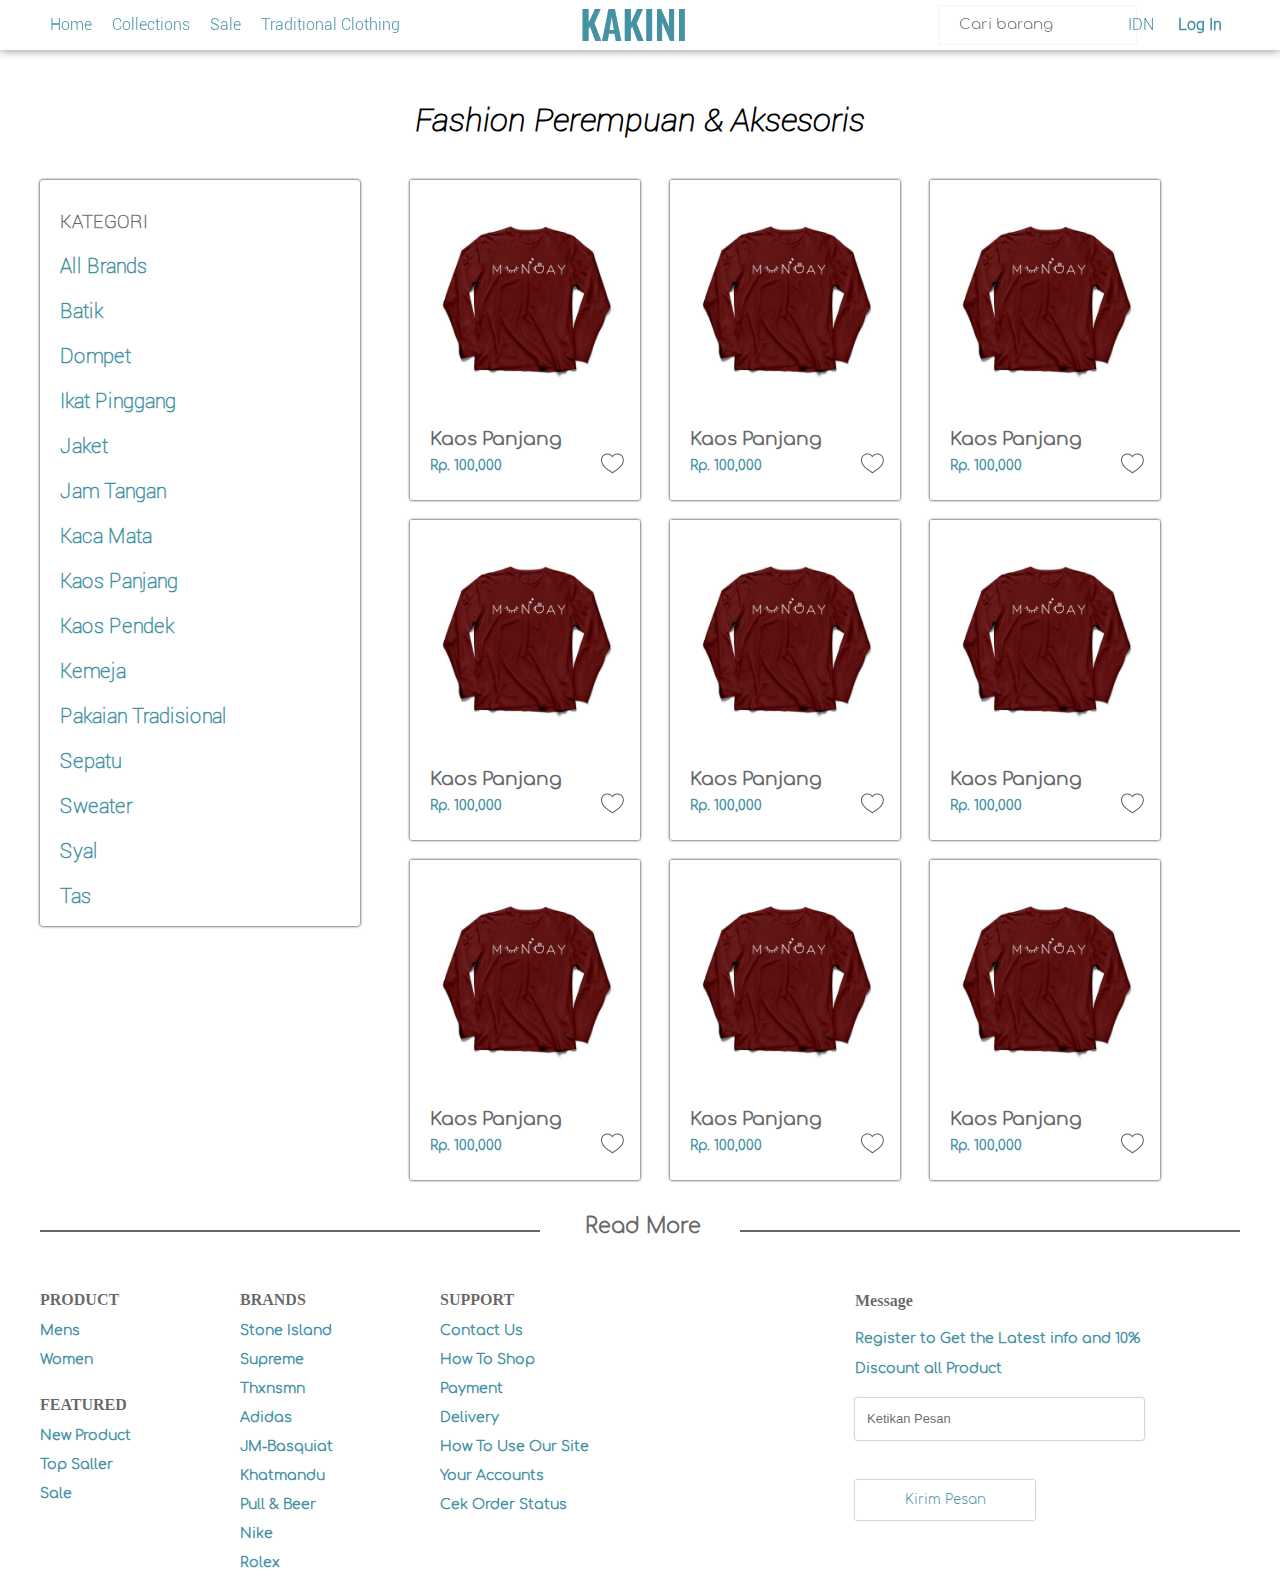
<file: english/sale_women/women.html>
<!DOCTYPE html>
<html lang="en">
<head>
	<meta charset="UTF-8">
	<title>Document</title>
	<meta name="viewport" content="width=device-width, initial-scale=1.0">
	<link rel="stylesheet" href="style.css">
	<link rel="icon" href="../assets/image/icon/KAKINI.png">
</head>
<body>
	<header>
		<nav>
			<div class="container">
				<div class="navbar">
					<ul>
						<li><a href="../index.html">Home</a></li>
						<li><a href="#">Collections</a>
							<ul>
								<li><a href="../sale_men/men.html">MEN</a></li>
								<li><a href="../sale_women/women.html">WOMEN</a></li>
							</ul>
						</li>
						<li><a href="#">Sale</a></li>
						<li><a href="#">Traditional Clothing</a></li>
						<div class="logo">
							<img src="../assets/image/icon/KAKINI.png" alt="">
						</div> 
						<li class="search">
							<input type="search" placeholder="Cari barang">
						</li>
						<div class="languages">
							<ul>
								<li><a href="#">IDN</a>
									<ul><li><a href="#">ENGLISH</a></li></ul>
								</li>
							</ul>
						</div>
						<div class="login">
							<ul>
								<li><a href="./login/login.html">Log In</a>
									<ul><li><a href="./register/register.html">Register</a></li></ul>
								</li>
							</ul>
						</div>
					</ul>
				</div>
			</div>
		</nav>
	</header>
	<div class="container">
		<div class="wrapp">
			<div class="txt">
				<h1>Fashion Perempuan & Aksesoris</h1>
			</div>
			<div class="promo">
				<div class="kategori">
					<h3>KATEGORI</h3>
					<a href="#"><p>All Brands</p></a>
					<a href="#"><p>Batik</p></a>
					<a href="#"><p>Dompet</p></a>
					<a href="#"><p>Ikat Pinggang</p></a>
					<a href="#"><p>Jaket</p></a>
					<a href="#"><p>Jam Tangan</p></a>
					<a href="#"><p>Kaca Mata</p></a>
					<a href="#"><p>Kaos Panjang</p></a>
					<a href="#"><p>Kaos Pendek</p></a>
					<a href="#"><p>Kemeja</p></a>
					<a href="#"><p>Pakaian Tradisional</p></a>
					<a href="#"><p>Sepatu</p></a>
					<a href="#"><p>Sweater</p></a>
					<a href="#"><p>Syal</p></a>
					<a href="#"><p>Tas</p></a>
				</div>
				<div class="k1">
					<a href="../detail_product/detail.html"><img src="../assets/image/imgWomen/panjang.jpg" alt=""></a>
					<h3>Kaos Panjang</h3>
					<h5>Rp. 100,000</h5>
					<img class="like" src="../assets/image//icon/Heart_50px.png">
				</div>
				<div class="k2">
					<a href="../detail_product/detail.html"><img src="../assets/image/imgWomen/panjang.jpg" alt=""></a>
					<h3>Kaos Panjang</h3>
					<h5>Rp. 100,000</h5>
					<img class="like" src="../assets/image//icon/Heart_50px.png">
				</div>
				<div class="k3">
					<a href="../detail_product/detail.html"><img src="../assets/image/imgWomen/panjang.jpg" alt=""></a>
					<h3>Kaos Panjang</h3>
					<h5>Rp. 100,000</h5>
					<img class="like" src="../assets/image//icon/Heart_50px.png">
				</div>
				<div class="k4">
					<a href="../detail_product/detail.html"><img src="../assets/image/imgWomen/panjang.jpg" alt=""></a>
					<h3>Kaos Panjang</h3>
					<h5>Rp. 100,000</h5>
					<img class="like" src="../assets/image//icon/Heart_50px.png">
				</div>
				<div class="k5">
					<a href="../detail_product/detail.html"><img src="../assets/image/imgWomen/panjang.jpg" alt=""></a>
					<h3>Kaos Panjang</h3>
					<h5>Rp. 100,000</h5>
					<img class="like" src="../assets/image//icon/Heart_50px.png">
				</div>
				<div class="k6">
					<a href="../detail_product/detail.html"><img src="../assets/image/imgWomen/panjang.jpg" alt=""></a>
					<h3>Kaos Panjang</h3>
					<h5>Rp. 100,000</h5>
					<img class="like" src="../assets/image//icon/Heart_50px.png">
				</div>
				<div class="k7">
					<a href="../detail_product/detail.html"><img src="../assets/image/imgWomen/panjang.jpg" alt=""></a>
					<h3>Kaos Panjang</h3>
					<h5>Rp. 100,000</h5>
					<img class="like" src="../assets/image//icon/Heart_50px.png">
				</div>
				<div class="k8">
					<a href="../detail_product/detail.html"><img src="../assets/image/imgWomen/panjang.jpg" alt=""></a>
					<h3>Kaos Panjang</h3>
					<h5>Rp. 100,000</h5>
					<img class="like" src="../assets/image//icon/Heart_50px.png">
				</div>
				<div class="k9">
					<a href="../detail_product/detail.html"><img src="../assets/image/imgWomen/panjang.jpg" alt=""></a>
					<h3>Kaos Panjang</h3>
					<h5>Rp. 100,000</h5>
					<img class="like" src="../assets/image//icon/Heart_50px.png">
				</div>
			</div>
		</div>
		<!-- Read More -->
		<div class="container">	
			<div class="readmore bgWhite">
				<div class="left1"></div><div id="text3">Read More</div><div class="right1"></div>
				<div class="product">
					<h1>PRODUCT</h1>
					<h3><a href="../sale_men/men.html">Mens</a></h3>
					<h3><a href="women.html">Women</a></h3>
				</div>
				<div class="featured">
					<h1>FEATURED</h1>
					<h3><a href="#">New Product</a></h3>
					<h3><a href="#">Top Saller</a></h3>
					<h3><a href="#">Sale</a></h3>
				</div>
				<div class="brands">
					<h1>BRANDS</h1>
					<h3><a href="#">Stone Island</a></h3>
					<h3><a href="#">Supreme</a></h3>
					<h3><a href="#">Thxnsmn</a></h3>
					<h3><a href="#">Adidas</a></h3>
					<h3><a href="#">JM-Basquiat</a></h3>
					<h3><a href="#">Khatmandu</a></h3>
					<h3><a href="#">Pull & Beer</a></h3>
					<h3><a href="#">Nike</a></h3>
					<h3><a href="#">Rolex</a></h3>
				</div>
				<div class="support">
					<h1>SUPPORT</h1>
					<h3><a href="#">Contact Us</a></h3>
					<h3><a href="#">How To Shop</a></h3>
					<h3><a href="#">Payment</a></h3>
					<h3><a href="#">Delivery</a></h3>
					<h3><a href="#">How To Use Our Site</a></h3>
					<h3><a href="#">Your Accounts</a></h3>
					<h3><a href="#">Cek Order Status</a></h3>
				</div>
				<div class="message">
					<h1>Message</h1>
					<h3><a href="#">Register to Get the Latest info and 10%<br>Discount all Product</a></h3>
					<form action="">
						<div class="email">
							<tr>
								<td>
									<input type="email" placeholder="Ketikan Pesan"></input>
								</td>
							</tr>
						</div>
						<div class="mens">
							<button><a href="#">Kirim Pesan</a></button>
						</div>
					</form>
				</div>
			</div>
		</div>
	</div>
</body>
</html>
</file>
<file: detail_product/style.css>
body {
	padding: 0;
	margin: 0;
	font-family: Roboto;
}
@font-face{
	font-family: Roboto-ThinItalic;
	src: url(../assets/font/roboto/Roboto-ThinItalic.ttf);
}
@font-face{
	font-family: Comfortaa-Light;
	src: url(../assets/font/Comfortaa-Light.ttf);
}
@font-face{
	font-family: Roboto;
	src: url(../assets/font/roboto/Roboto.ttf);
}
@font-face{
	font-family: Roboto-Thin;
	src: url(../assets/font/roboto/Roboto-Thin.ttf);
}
@font-face{
	font-family: Roboto-Italic;
	src: url(../assets/font/roboto/Roboto-Italic.ttf);
}
@font-face{
	font-family: Roboto-Light;
	src: url(../assets/font/roboto/Roboto-Light.ttf);
}
@font-face{
	font-family: Roboto-Medium;
	src: url(../assets/font/roboto/Roboto-Medium.ttf);
}
#nav-icon1 {
  margin-top: 12px;
  width: 30px;
  height: 25px;
  position: relative;
  transform: rotate(0deg);
  transition: .5s ease-in-out;
  cursor: pointer;
  float: right;

  display: none;
  }

  .menu-hide{
  	width: 100%;
  	height: 0;
  	overflow: hidden;
  	background: #fff;
  	transition: 1s;
  }

  .menu-hide li{
  	width: 100% !important;
  	float: none;
  	box-sizing: border-box;
  	padding-left: 10px;
  }

    .menu-hide .login{
    float: left;
  	left: 0 !important;
  	text-align: left;
  }

      .menu-hide .login a{
    float: left;
  	padding-left: 5px !important;
  	text-align: left;
  }


#nav-icon1 span{
  display: block;
  position: absolute;
  height: 3px;
  width: 100%;
  background: #000;
  border-radius: 9px;
  opacity: 1;
  left: 0;
  transform: rotate(0deg);;
  transition: .25s ease-in-out;
}

#nav-icon1 span:nth-child(1) {
  top: 0px;
}

#nav-icon1 span:nth-child(2) {
  top: 10px;
}

#nav-icon1 span:nth-child(3) {
  top: 20px;
}

#nav-icon1.open span:nth-child(1) {
	width: 20px;
	background: #4592a5;
}

#nav-icon1.open span:nth-child(2) {
 	width: 15px;
 	background: #4592a5;
}

#nav-icon1.open span:nth-child(3) {
	width: 25px;
	background: #4592a5;
}
nav {
	width: 100vw;
}
header {
	width: 100vw;
	height: 50px;
	display: inline-block;
	position: fixed;
	box-sizing: border-box;
	box-shadow: 0 0 2px gray;
	z-index: +10000;
	background: white;
}
nav {
	width: 100vw;
}
header {
	width: 100vw;
	height: 50px;
	background: #fff;
	display: inline-block;
	position: fixed;
	box-sizing: border-box;
	box-shadow: 0 0 3px gray;
	z-index: +100000;
	top: 0;
}
nav {
	width: 100vw;
}
.container {
	max-width: 1200px;
	margin: 0 auto;
}
header ul {
	display: flex;
	justify-content: flex-start;
	max-width: 1200px;
	margin: 0 auto;
	padding: 0;
	left: 0;
}
header ul li {
	list-style: none;
	position: relative;
	padding: 5px;
	transition: 0.5s;
	box-sizing: border-box;
	margin: 0;
	padding: 0;
	display: flex;
}
header ul li a {
	text-decoration: none;
	padding: 0 10px;
	color: #4592a5;
	font-family: Roboto-Light;
	height: 50px;
	display: inline-block;
	line-height: 50px;
}
header ul li a:hover {
	color: #fff;
	background: #2196f3;
	transform: 0.5s ease;
}
.navbar ul li {
	position: relative;
	display: flex;
	transition: 0.5s;
	box-sizing: border-box;
	margin: 0;
	padding: 0;
}
.navbar ul li a {
	font-family: Roboto-Light;
	display: block;
}
.navbar ul li ul {
	position: absolute;
	display: block;
	font-family: Roboto-Light;
	transition: 0.5s;
	opacity: 0;
	visibility: hidden;
	background: #fff;
	padding: 0 10px;
}
.navbar ul li:hover ul {
	opacity: 1;
	visibility: visible;
}
.logo {
	position: relative;
	margin: 0 170px;
}
.logo img {
	margin-top: -7px;
}
.search {
	height: 50px;
	width: 200px;
}
.search input {
	height: 40px;
	width: 250px;
	margin-top: 5px;
	margin-left: 80px;
	border-radius: 2px;
	border: none;
	border: 1px solid #4592a5;
	transition: 0.75s;
	font-family: Comfortaa-Light;
	font-size: 13px; 
	padding-left: 10px;
}
.search input:hover {
	color: #0009;
	padding-left: 5px;
	transition: 0.75s;
	font-size: 13px; 
	padding-left: 20px;
	font-family: Comfortaa-Light;
}
.search input::-webkit-input-placeholder {
	position: relative;
	font-size: 15px;
	color: #0009;
	padding-left: 10px;
}
.search input:hover::-webkit-input-placeholder {
	transition: 0.5s;
	padding-left: 30px;
	font-family: Comfortaa-Light;
	color: #0009;
}
.languages {
	position: relative;
	float: right;
	width: 50px;
	height: 100px;
	margin-left: 60px;
}
.languages ul {
	display: flex;
	cursor: pointer;
	margin: 0 auto;
	padding: 0;
	left: 0;
}
.languages ul li {
	position: relative;
	display: block;
	transition: 0.5s;
	box-sizing: border-box;
}
.languages ul li a {
	font-family: Roboto-Light;
	display: inline-block;
}
.languages ul li ul {
	position: absolute;
	display: block;
	font-family: Roboto-Light;
	transition: 0.5s;
	opacity: 0;
	visibility: hidden;
	background: #fff;
}
.languages ul li:hover ul {
	opacity: 1;
	visibility: visible;
}
.login {
	float: right;
	right: 0;
}
.login ul {
	font-family: Roboto-Light;
	line-height: 50px; 
}
.login ul li {
	display: block;
}
.login span:hover {
	color: #0008;
}
.login ul li a {
	text-decoration: none;
	color: #4592a5;
	display: inline-block;
}
.login ul li a:hover {
	color: #fff;
}
.container {
	max-width: 1200px;
	margin: 0 auto;
}
.title {
	width: 100%;
	height: 30px;
	margin-top: 100px;
}
.title h1 {
	font-family: Roboto-Condensed.ttf;
	text-align: center;
}
.line{
	position: relative;
	margin-top: 50px;
	margin-bottom: 50px;
	width: 100%;
	height: 1.5px;
	background: #0005;
}
.wrapp {
	width: 100%;
	height: 800px;
	background: #fff;
}
.kategori {
	float: left;
	width: 25%;
	height: 715px;
	border: 0.5px solid gray;
	box-shadow: 0 0 3px #0009;
	border-radius: 3px;
	border-top: none;
	border-left: none;
	padding-left: 20px;
	padding-top: 10px;
}
.kategori a{
	color: #4592a5;
	text-decoration: none;
	font-size: 20px;
	font-weight: 1000;
}
.kategori h3{
	color: #0009;
}
.detail img{
	width: 145px;
}
.satu{
	float: left;
}
.dua{
	float: left;
	margin-top: 160px;
	margin-left: -145px;
}
.tiga{
	float: left;
	margin-top: 320px;
	margin-left: -145px;
}
.detailImg {
	float: left;
	width: 35%;
	height: 80vh;
	object-fit: cover;
	object-position: top;
	margin-left: 110px;
	transition: 0.5s;
}
.detailImg img:hover {
	transition: 0.5s;
	transform: scale(1.05);
	box-shadow: 0 0 2px;
}	
.detailImg img {
	width: 100%;
	height: auto;
	transition: 0.5s;
}
.desk {
	float: right;
	width: 35%;
	height: 80vh;
	font-family: Comfortaa-Light;
	margin-left: 20px;
}
.deskTxt {
	font-family: Comfortaa-Light;
	float: left;
	width: 100%;
	height: 17vh;
}
.deskTxt h2 {
	margin-left: 20px;
	font-size: 2em;
}
.deskTxt p{
	margin-left: 20px;
	margin-top: -20px;
}
.deskTxt h3 {
	margin-top: 30px;
	margin-left: 20px;
	font-size: 1.5em;
	color: #0009;
}
.size {
	float: left;
	width: 100%;
	height: 40vh;
}
.size h3 {
	margin-left: 20px;
	font-size: 2em;
	margin-top: 100px;
}
.size .opt {
	float: left;
}
.size .opt button {
	float: left;
	font-size: 1.5em;
	margin-left: 20px;
	border: none;
	box-shadow: 0 0 2px #0009;
	background: #fff;
	border-radius: 2px;
	color: #4592a5;
	cursor: pointer;
}
.opt .sg {
	float: left;
	margin-top: 5px;
}
.opt .sg a {
	text-decoration: none;
	color: #4592a5;
	font-size: 1.2em;
	margin-left: 10px;
}
.color{
	font-size: 1.5em;
}
.color h3{
	margin-left: 20px;
}
.pink{
	border: 1px solid pink;
	width: 100px;
	height: 80px;
	background: pink;
	margin-left: 20px;
}
.merah{
	border: 1px solid red;
	width: 100px;
	height: 80px;
	background: red;
	margin-top: -82px;
	margin-left: 135px;
}
.biru{
	bottom: 1px solid blue;
	width: 100px;
	height: 80px;
	background: blue;
	margin-top: -82px;
	margin-left: 250px;
}
.pcs {
	float: left;
	position: absolute;
	margin-left: 20px;
	margin-top: 50px;
}
.pcs input {
	margin-top: 20px;
	width: 50px;
	font-family: Comfortaa-Light;
	padding-left: 5px;
}
.btn {
	float: left;
	position: relative;
}
.btn button {
	margin-top: 50px;
	width: 380px;
	height: 40px;
	margin-left: 20px;
	background: #2e7d9c;
	border: none;
	border-radius: 2px;
	color: #fff;
	font-family: Comfortaa-Light;
	cursor: pointer;
}
.btn button:hover {
	background: #1a7d90;
}
.detailTxt {
	position: relative;
	float: left;
	width: 50%;
	height: 250px;
	background: whitesmoke;
	margin-top: 10px !important;
	text-align: justify;
}
.detailTxt h2 {
	text-align: center;
	font-family: Comfortaa-Light;
	color: #0009;
}
.detailTxt p {
	padding: 20px 20px;
	font-size: 1.15em;
	font-weight: 700;
	color: #4592a5;
	margin-top: -30px;
}
.product {
	margin-top: 50px;
	width: 100%;
	height: 600px;
}
.product.bgWhite {
	background: #fff; 
}
.product.bgWhite div.left1 {
	float: left;
	position: relative;
	width: 490px;
	height: 2px;
	background: #0009;
	margin-top: 50px;
}
.product.bgWhite div.right1 {
	float: right;
	position: relative;
	width: 490px;
	height: 2px;
	background: #0009;
	margin-top: 50px;
}
.product.bgWhite #text4 {
	position: relative;
	float: left;
	color: #0009;
	font-size: 1.2em;
	margin-top: 40px;
	margin-left: 22px;
	font-family: Comfortaa-Light;
	font-weight: 1000;
}
.dImg {
	float: left;
	position: relative;
	transition: 0.5s;
	font-family: Comfortaa-Light;
	margin-top: 100px;
}
.dImg .next {
	float: right;
	padding: 0 10px;
	transition: 0.5s;
	font-family: Comfortaa-Light;
	box-sizing: border-box;	
}
.dImg img{
	cursor: pointer;	
}
.dImg .next p{
	margin-top: 40px;
	font-weight: 900;
	color: #4592a5;
	text-decoration: none;
	transition: 0.5s;
	font-family: Comfortaa-Light;
}
.dImg .next a{
	text-decoration: none;
}
.dImg .next p:hover {
	color: #0009;
	transition: 0.3s;
	transform: scale(1.3);
}
.dImg .k1 {
	float: left;
	width: 288px;
	height: 400px;
	margin-top: 80px;
	background: #fff;
	box-shadow: 0 0 2px;
	margin-right: 15px;
	border-radius: 2px;
	font-family: Comfortaa-Light;
}
.dImg .k1:hover {
	transition: 0.5s;
	transform: scale(1.05);
}
.dImg .k1 img {
	width: 100%;
	margin: 0;
	padding: 0;
	border-radius: 2px;
}
.dImg .k1 h3 {
	margin-top: 40px;
	margin-left: 20px;	
}
.dImg .k1 h5 {
	margin-top: -10px;
	margin-left: 20px;
	color: #4592a5;
}
.dImg .k2 {
	float: left;
	width: 288px;
	height: 400px;
	margin-top: 80px;
	background: #fff;
	box-shadow: 0 0 2px;
	margin-right: 15px;
	border-radius: 2px;
}
.dImg .k2:hover {
	transition: 0.5s;
	transform: scale(1.05);
}
.dImg .k2 h3 {
	margin-top: 40px;
	margin-left: 20px;
}
.dImg .k2 h5 {
	margin-top: -10px;
	margin-left: 20px;
	color: #4592a5;
}
.dImg .k2 img {
	width: 100%;
	margin: 0;
	padding: 0;
	border-radius: 2px;
}
.dImg .k3 {
	float: left;
	width: 288px;
	height: 400px;
	margin-top: 80px;
	background: #fff;
	box-shadow: 0 0 2px;
	margin-right: 15px;
	border-radius: 2px;
}
.dImg .k3:hover {
	transition: 0.5s;
	transform: scale(1.05);
}
.dImg .k3 img {
	width: 100%;
	margin: 0;
	padding: 0;
	border-radius: 2px;
}
.dImg .k3 h3 {
	margin-top: 40px;
	margin-left: 20px;	
}
.dImg .k3 h5 {
	margin-top: -10px;
	margin-left: 20px;
	color: #4592a5;
}
.dImg .k4 {
	float: left;
	width: 288px;
	height: 300px;
	height: 400px;
	margin-top: 6px;
	background: #fff;
	box-shadow: 0 0 2px;
	border-radius: 2px;
}
.dImg .k4:hover {
	transition: 0.5s;
	transform: scale(1.05);
}
.dImg .k4 img {
	width: 100%;
	margin: 0;
	padding: 0;
	border-radius: 2px;
}
.dImg .k4 h3 {
	margin-top: 40px;
	margin-left: 20px;
}
.dImg .k4 h5 {
	margin-top: -10px;
	margin-left: 20px;
	color: #4592a5;
}
.like{
	width: 25px !important;
	float: right;
	margin-right: 15px !important;
	margin-top: -45px !important;
}
.readmore {
	width: 100%;
	height: 450px;
	float: left;
	bottom: 0;
}
.readmore.bgWhite div.left1 {
	float: left;
	position: relative;
	width: 520px;
	height: 2px;
	background: #0009;
	margin-top: 50px;
}
.readmore.bgWhite div.right1 {
	float: right;
	position: relative;
	width: 520px;
	height: 2px;
	background: #0009;
	margin-top: 50px;
}
.readmore.bgWhite #text3 {
	position: relative;
	float: left;
	color: #0009;
	font-size: 1.3em;
	margin-top: 35px;
	margin-left: 21px;
	font-family: Comfortaa-Light;
}
.productLL {
	position: absolute;
	float: left;
	margin-top: 100px;
}
.productLL h1 {
	font-family: Roboto;
	color: #0009;
	font-size: 16px;
}
.productLL h3 {
	font-family: Comfortaa-Light;
	font-size: 14px;
}
.productLL h3 a {
	text-decoration: none;
	color: #4592a5;
	cursor: pointer;
}
.brands {
	position: absolute;
	float: left;
	margin-top: 100px;
	margin-left: 200px;
}
.brands h1 {
	font-family: Roboto;
	color: #0009;
	font-size: 16px;
}
.brands h3 {
	font-family: Comfortaa-Light;
	font-size: 14px;
}
.brands h3 a {
	text-decoration: none;
	color: #4592a5;
	cursor: pointer;
}
.support {
	position: absolute;
	float: left;
	margin-top: 100px;
	margin-left: 400px;
}
.support h1 {
	font-family: Roboto;
	color: #0009;
	font-size: 16px;
}
.support h3 {
	font-family: Comfortaa-Light;
	font-size: 14px;
}
.support h3 a {
	text-decoration: none;
	color: #4592a5;
	cursor: pointer;
}
.featured {
	position: absolute;
	float: left;
	margin-top: 205px;
}
.featured h1 {
	font-family: Roboto;
	color: #0009;
	font-size: 16px;
}
.featured h3 {
	font-family: Comfortaa-Light;
	font-size: 14px;
}
.featured h3 a {
	text-decoration: none;
	color: #4592a5;
	cursor: pointer;
}
.message {
	position: relative;
	float: right;
	margin-top: 49px;
	margin-right: 100px;
}
.message h1 {
	font-family: Roboto;
	color: #0009;
	font-size: 16px;
}
.message h3 {
	font-family: Comfortaa-Light;
	line-height: 30px;
	font-size: 14px;
}
.message h3 a {
	text-decoration: none;
	color: #4592a5;
	cursor: pointer;
}
.message input {
	width: 100%;
	height: 40px;
	border: none;
	box-shadow: 0 0 2px #0009;
	border-radius: 2px;
	transition: 0.75s;
}
.message input:hover {
	border: none;
	color: #0009;
	padding-left: 5px;
	transition: 0.75s;
	font-size: 13px; 
	padding-left: 20px;
	font-family: Comfortaa-Light;
}
.message input::-webkit-input-placeholder {
	position: relative;
	font-size: 13px;
	color: #0009;
	padding-left: 10px;
	border: none;
}
.message input:hover::-webkit-input-placeholder {
	border: none;
	transition: 0.5s;
	padding-left: 30px;
	font-family: Comfortaa-Light;
	color: #0009;
}
.mens {
	float: left;
	margin-top: 40px;
	box-shadow: 0 0 2px #0009;
	border: none;
	border-radius: 2px;
}
.mens button {
	width: 180px;
	height: 40px;
	border: none;
	border-radius: 2px;
	background: #fff;
	cursor: pointer;
}
.mens button:hover {
	background: #0005;
	transition: 0.75s;
}
.mens button a {
	text-decoration: none;
	color: #4592a5;
	cursor: pointer;
	font-family: Comfortaa-Light;
}

@media screen and (max-width:1020px) {
	.container{
		max-width: 900px;
		clear: both;
		margin: 0 auto;
	}
	.logo{
		margin: 0 auto;
	}
	.desk{
		width: 30%;
	}
	.opt{
		
	}
	.btn button{
		margin-top: 100px;
		width: 100%;
	}
	.dImg .k3 {
		margin-top: 6px;
		width: 285px;
	}
	.dImg .k4 {
		display: none;
	}
	.dImg .k1 {
		margin-right: 15px;
		width: 285px;
	}
	.dImg .k2{
		margin-right: 15px;
		width: 285px;
	}

	.readmore.bgWhite div.left1 {
		float: left;
		position: relative;
		width: 365px;
		height: 2px;
		background: #0009;
		margin-top: 50px;
	}
	.readmore.bgWhite div.right1 {
		float: right;
		position: relative;
		width: 365px;
		height: 2px;
		background: #0009;
		margin-top: 50px;
	}
	.message{
		margin-right: 20px;
	}
	.detailTxt{
		height: 500px !important;
		margin-left: 15px;
	}
}	



@media screen and (max-width:768px) {
	.container{
		max-width: 700px;
		clear: both;
		margin: 0 auto;
	}
	.navbar ul li{
		display: none;
	}
	.logo img{
		float: left;
		margin-left: -280px;
	}

.detailImg img {
	width: 50vw;
	height: 50vw;
	transition: 0.5s;
}
.desk{
	margin-top: 50px;
	margin-right: 120px;
	width: 60%;
}
.deskTxt h2{
	margin-left: -130px;
}
.deskTxt h3{
	margin-left: -130px;
}
.deskTxt p{
	margin-left: -130px;
}
.size{
	margin-left: -150px;
}
.btn{
	width: 200px;
	margin-top: -60px;
	margin-left: -30px;

}
	.dImg .k1 {
		margin-top: 100px;
		margin-left: 50px;
	}
	.dImg .k2 {
		margin-top: 26px;
	}
	.dImg .k3 {
		margin-top: 15px;
		margin-left: 50px;
		margin-right: 15px;
	}
	.dImg .k4{
		display: inline;
		margin-top: 15px;
	}
	.readmore.bgWhite div.left1 {
		float: left;
		position: relative;
		width: 265px;
		height: 2px;
		background: #0009;
		margin-top: 50px;
	}
	.readmore.bgWhite div.right1 {
		float: right;
		position: relative;
		width: 265px;
		height: 2px;
		background: #0009;
		margin-top: 50px;
	}
	.message{
		margin-top: 380px;
		margin-right: 400px;
	}

}



@media screen and (max-width:550px) {
	.garis{
		margin-top: 30px !important;
	}
	.log{
		margin-top: -65px;
		margin-left: 80px;
	} 
	.container{
		max-width: 450px;
		clear: both;
		margin: 0 auto;
	}
	.logo img{
		margin-left: 125px !important;
	}
	.detailImg img {
		margin-left: -100px;
		margin-top: 50px;
	}
	.desk{
		margin-right: 60px;
		width: 70%;
	}
	.detailTxt {
		width: 100%;
	}
	.deskTxt h2{
		margin-left: -80px;
	}
	.deskTxt p{
		margin-left: -80px;
	}
	.size{
		margin-left: -100px;
	}
	.deskTxt h3{
		margin-left: -80px;
	}
	.dImg .k1 {
		margin-left: 15px;
		margin-top: 10px;
		width: 200px;
		height: 250px;
	}
	.dImg .k1 img{
		width: 80%;
		margin-left: 25px;
	}
	.dImg .k1 h3{
		font-size: 15px;
		margin-top: 30px;
	}
		.dImg .k2 {
		margin-top: -250px;
		margin-left: 235px;
		width: 200px;
		height: 250px;
	}
	.dImg .k2 h3{
		font-size: 15px;
		margin-top: 30px;
	}
	.dImg .k4 h3{
		font-size: 15px;
		margin-top: 30px;
	} 
	.dImg .k4 h3{
		font-size: 15px;
		margin-top: 30px;
	}
	.like{
		width: 25px !important;
	}
	.dImg .k2 img{
		width: 80%;
		margin-left: 25px;
	}
	.dImg .k3 {
		margin-left: 15px;
		margin-top: 15px;
		width: 200px !important;
		height: 250px;
	}.dImg .k3 img{
		width: 80%;
		margin-left: 25px;
	}
	.dImg .k4 {
		margin-top: -250px;
		margin-left: 235px;
		width: 200px;
		height: 250px;
	}
	.dImg .k4 img{
		width: 80%;
		margin-left: 25px;
	}
	.next{
		margin-top: -100px !important;
		font-size: 13px;
	}
		.readmore.bgWhite div.left1 {
		float: left;
		position: relative;
		width: 150px;
		height: 2px;
		background: #0009;
		margin-top: 50px;
	}
	.readmore.bgWhite div.right1 {
		float: right;
		position: relative;
		width: 150px;
		height: 2px;
		background: #0009;
		margin-top: 50px;
	}
	.support{
		margin-left: 300px;
	}
	.brands{
		margin-left: 165px;
	}
	.message{
		margin-right:200px;
	}
		#nav-icon1{
		display: block;
		margin-top: -88px !important;
	}

	.menu-hide{
		margin-top: -400px !important;
		margin-left: 40px;
		display: block;
		width: 80%;
	}

	.menu-hide-active{
		height: 500px;
		transition: 1s;
	}

	
	.menu-hide li{
		width: 100%;
	}
	.search {
	height: 50px;
	width: 200px;
	margin-left: 10px;
}
.search input {
	height: 40px;
	width: 450px;
	margin-top: -60px !important;
	margin-left: -10px !important;
	border-radius: 2px;
	border: none;
	border: 1px solid whitesmoke;
	transition: 0.75s;
	font-family: Comfortaa-Light;
	font-size: 13px; 
	padding-left: 10px;
}
.search input:hover {
	color: #0009;
	padding-left: 5px;
	transition: 0.75s;
	font-size: 13px; 
	padding-left: 20px;
	font-family: Comfortaa-Light;
}
.search input::-webkit-input-placeholder {
	position: relative;
	font-size: 15px;
	color: #0009;
	padding-left: 10px;
}
.search input:hover::-webkit-input-placeholder {
	transition: 0.5s;
	padding-left: 30px;
	font-family: Comfortaa-Light;
	color: #0009;
}

	.view{
		width: 100%;
		margin: 50px auto !important;	
		float: left;

	}

	.view a{
		text-align: center;
	}

}


@media screen and (min-width:360px) and (max-width: 549px) {
	.bawah{
		margin-bottom: 150px;
	}
		.container{
		max-width: 350px;
		clear: both;
		margin: 0 auto;
	}
	.next{
		margin-top: -30px !important;
	}
	.deskTxt h2{
		margin-left: -30px !important;
	}
	.deskTxt h3{
		margin-left: -30px !important;
	}
	.deskTxt p{
		margin-left: -30px !important;
	}
	.size{
		margin-left: -50px;
	}
	.btn{
		margin-top: 25px;
		margin-left: -50px;
	}
	.detailTxt{
		margin-top: 150px !important;
		margin-left: 5px;
		width: 97%;
	}
	#xxl{
		margin-left: 225px !important;
		margin-top: -30px;
	}
	.deskTxt{
		margin-top: 50px;
	}
	.sg{
		margin-left: 10px;
	}
	.satu {
		display: none;
	}
	.detailImg img{
		width: 350px !important;
		margin-left: -105px !important;
		margin-bottom: 5px !important;
	}
	.dua{
		width: 350px !important;
		margin-left: 5px !important;
		margin-bottom: 5px !important;
	}
	.tiga{
		width: 350px !important;
		margin-left: 5px !important;
		margin-top: 5px !important;
	}
		.dImg .k1 {
			margin-top: 50px;
		width: 150px !important;
		height: 250px;
	}
	.dImg .k1 img{
		margin-left: 15px;
		margin-top: 10px;
	}
	.dImg .k1 h3{
		font-size: 15px;
		margin-top: 50px;
	}
	.dImg .k1 h5{
		font-size: 11px;
	}
		.dImg .k2 {
		width: 150px;
		height: 250px;
		margin-left: 180px !important;
	}
	.dImg .k2 img{
		margin-left: 15px;
		margin-top: 30px;
	}
	.dImg .k2 h3{
		font-size: 15px;
		margin-top: 30px;
	}
	.dImg .k2 h5{
		font-size: 11px;
	}
	.dImg .k3 {
		margin-left: 30px;
		display: none;
	}
	.dImg .k4 {
		margin-left: 30px;
		display: none;
	}		
	.readmore.bgWhite div.left1 {
		float: left;
		position: relative;
		width: 100px;
		height: 2px;
		background: #0009;
		margin-top: 50px;
	}
	.readmore.bgWhite div.right1 {
		float: right;
		position: relative;
		width: 100px;
		height: 2px;
		background: #0009;
		margin-top: 50px;
	}
	.support{
		margin-left: 260px;
		width: 18%;
	}
	.brands{
		margin-left: 145px;
	}
	.message{
		margin-right:200px;
	}
	.logo img{
		margin-left: 100px;
	}
	.detailImg img{
		width: 100vw;
		height: auto;
	}
	.detail img {
		width: 100vw;
		height: auto;
		margin-left: 10px;
		margin-bottom: -35px;
	}
	.satu{
		margin-top: -40px;
	}
	.dua{
		margin-top: 10px;
	}
	.tiga{
		margin-top: 10px;
	}
	.desk{
		margin-top: 80px;
	}
	.message{
		margin-right: 50px;
	}
}
</file>
<file: login/style.css>
body {
	padding: 0;
	margin: 0;
}
@font-face{
	font-family: OSWALD;
	src: url(../assets/font/OSWALD.otf);
}
@font-face{
	font-family: Comfortaa-Light;
	src: url(../assets/font/Comfortaa-Light.ttf);
}
@font-face{
	font-family: Roboto-Thin;
	src: url(../assets/font/roboto/Roboto-Thin.ttf);
}
@font-face{
	font-family: Roboto-ThinItalic;
	src: url(../assets/font/roboto/Roboto-ThinItalic.ttf);
}
@font-face{
	font-family: Roboto-Italic;
	src: url(../assets/font/roboto/Roboto-Italic.ttf);
}
@font-face{
	font-family: Roboto-Light;
	src: url(../assets/font/roboto/Roboto-Light.ttf);
}
form {
	overflow: hidden;
}
.container {
	max-width: 500px;
	margin: 0 auto;
}
.wrap {
	position: absolute;
	float: left;
	background: url(../assets/image/imgMen/im22.jpg);
	background-size: 770px 625px;
	background-repeat: no-repeat;
	width: 765px;
	height: 100vh;
	font-family: Comfortaa-Light;
	overflow: hidden;
}
.wrapp {
	float: right;
	width: 600px;
	height: 100vh;
	background: whitesmoke;
	border: none;
	font-family: Comfortaa-Light;
	overflow: hidden;
}
.wrapp h2 {
	margin-top: 120px;
	text-align: center;
	color: #4592a6;
	margin-left: 30px;
}
.wrapp h5 {
	top: 0;
	text-align: center;
	color: #0008;
	margin-top: -10px;
	margin-left: 30px;
}
.login {
	width: 100%;
	height: 100%;
	margin-top: 40px;
	margin-left: 75px;
}
.login h3 {
	font-size: 1em;
	width: 150px;
	margin-right: 0;
}
.login .lgkiri {
	float: left;
	width: 150px;
}
.login .lgkiri input {
	width: 230px;
	height: 30px;
	border-radius: 5px;
	border: 1px solid gray;
	margin-top: -10px; 
}
.login .lgkanan {
	float: left;
	width: 150px;
	margin-left: 110px;
	margin-bottom: 20px;
}
.login .lgkanan input {
	width: 230px;
	height: 30px;
	border-radius: 5px;
	border: 1px solid gray;
	margin-top: -10px; 
}
.login input {
	width: 150px;
	height: 30px;
	cursor: pointer;
	transition: 0.75s;
	border: none;
	font-family: Comfortaa-Light;
	color: #0009;
	padding-left: 20px;
}
.login input:hover {
	border: none;
	color: #0009;
	padding-left: 5px;
	transition: 0.75s;
	font-size: 13px; 
	padding-left: 20px;
	font-family: Comfortaa-Light;
}
.login input::-webkit-input-placeholder {
	position: relative;
	font-size: 13px;
	color: #0009;
	padding-left: 10px;
	border: none;
}
.login input:hover::-webkit-input-placeholder {
	border: none;
	transition: 0.5s;
	padding-left: 30px;
	font-family: Comfortaa-Light;
	color: #0009;
}
.login .email {
	margin-top: 20px;
}
.login .email input {
	width: 71.5%;
	height: 35px;
	border: 1px solid gray;
}
.login .pswrd {
	margin-top: 10px;
}
.login .pswrd input {
	width: 71.5%;
	height: 35px;
	border: 1px solid gray;
}
.login .btn {
	position: relative;	
	float: left;	
	width: 100%;
	margin-top: -5px;
}
.login .btn button {
	width: 380px;
	height: 40px;
	background: #2e7d9c;
	border: none;	
	cursor: pointer;
}
.login .btn button:hover {
	background: #1a7d90;
}
.login .btn button a {
	text-decoration: none;
	color: #fff;
	font-family: Comfortaa-Light;
}
.lupa {
	margin-left: 235px;
}
.lupa a{
	color: #4592a5;
	text-decoration: none;
}
.belum{
	margin-top: 60px;
	margin-left: 73px;
	color: 	#0009;
}
.belum a{
	color: #4592a5;
	text-decoration: none;	
}

@media screen and (max-width:1020px) {
	.wrap{
		width: 50%;
		padding-left: -10px;
		background-position: left;
		background-repeat: no-repeat;
		background-size: cover;
	}
	.wrapp h3{
		margin-left: 5px !important;
 		color: #4592a5 !important;
 	}
	}
	.wrapp h5{
		color: black;
		margin-left: -15px !important;
	}
	.wrapp h2{
		color: #4592a5 !important;
		margin-left: -15px !important;
	}
	.email{
		margin-left: 10px;
	}
	.pswrd{
		margin-left: 10px;
	}
	.btn{
		margin-left: 5px;
	}
	.lupa{
		margin-left: 210px !important;
	}
}


@media screen and (max-width:980px) {
	.wrap{
		position: relative;
		float: left;
		background: url(../assets/image/imgMen/im21.jpg);
		background-size: cover;
		width: 350px;
		height: 100vh;
		font-family: Comfortaa-Light;
	}
	.wrapp{
		margin-right: 20px;
		margin-top: 80px;
	}
}


@media screen and (max-width: 768px) {
	.wrap{
		display: none;
	}
	.wrapp{
		width: 100%;
		margin-right: -17px;
		background: url(../assets/image/imgMen/menswear.jpg);
		background-position: center;
		background-repeat: no-repeat;
		background-size: cover;
		margin-top: -20px;
	}
	.login{

	}
	 .login, .pswrd, .btn h3, .wrapp h2, .wrapp h5 {
 		color: white;
 		
 	}
 	.wrapp h3{
 		color: #4592a5 !important;
 	}
	}
	.wrapp h5{
		color: black;
		margin-left: -95px;
	}
	.wrapp h2{
		color: #4592a5 !important;
		margin-left: -80px;
	}
	.lupa{
		font-size: 12px;
		margin-left: 272px;
	}
}

@media screen and (max-width: 550px) {
	.wrapp h3{
		color: #4592a5 !important;
	}
	.wrapp h5{
		color: black;
		margin-left: -95px;
	}
	.wrapp h2{
		color: #4592a5 !important;
		margin-left: -80px;
	}
	.lupa{
		font-size: 12px;
		margin-left: 272px;
	}
}


@media screen and (max-width: 360px) {
	.wrapp{
		width: 100%;
		background-image: none;
	}
	.wrapp h2{
		margin-left: -80px;
		color: #4592a5 !important;
	}
	.wrapp h3{
		color: #4592a5 !important;
	}
	.wrapp h5{
		width: 100%;
		font-size: 15px;
		margin-left: -65px;
		color: black;
	}
	.lupa{
		margin-left: 210px;
		font-size: 12px;
	}
	.login{
		margin-left: 1px;
	}
	.login .btn button {
	width: 342px;
	height: 40px;
	background: #2e7d9c;
	border: none;	
	cursor: pointer;
	margin-left: -18px;
	}
		 .login, .pswrd, .btn h3, .wrapp h2, .wrapp h5 {
 		color: black;
 		
 	}

.login .email input {
	width: 82.6%;
	height: 35px;
	border: 1px solid gray;
	}

.login .pswrd input {
	width: 82.6%;
	height: 35px;
	border: 1px solid gray;
}


}
</file>
<file: register/style.css>
body {
	padding: 0;
	margin: 0;
}
@font-face{
	font-family: OSWALD;
	src: url(../assets/font/OSWALD.otf);
}
@font-face{
	font-family: Comfortaa-Light;
	src: url(../assets/font/Comfortaa-Light.ttf);
}
@font-face{
	font-family: Roboto-Thin;
	src: url(../assets/font/roboto/Roboto-Thin.ttf);
}
@font-face{
	font-family: Roboto-ThinItalic;
	src: url(../assets/font/roboto/Roboto-ThinItalic.ttf);
}
@font-face{
	font-family: Roboto-Italic;
	src: url(../assets/font/roboto/Roboto-Italic.ttf);
}
@font-face{
	font-family: Roboto-Light;
	src: url(../assets/font/roboto/Roboto-Light.ttf);
}
form {
	overflow: hidden;
}
.container {
	max-width: 500px;
	margin: 0 auto;
}
.wrap {
	position: absolute;
	float: left;
	width: 100vw;
	height: 100vh;
	background-image: linear-gradient(rgba(0,0,0,0.5),rgba(0,0,0,0.5)), url(../assets/image/imgWomen/iw14.jpg);
	background-repeat: no-repeat;
	background-size: cover;
	font-family: Comfortaa-Light;
	overflow: hidden;
	z-index: -1;
}
.wrapp {
	float: right;
	width: 680px;
	height: 100vh;
	background: whitesmoke;
	border: none;
	font-family: Comfortaa-Light;
	overflow: hidden;
}
.wrapp h2 {
	margin-top: 40px;
	text-align: center;
	color: #4592a6;
}
.wrapp h5 {
	top: 0;
	text-align: center;
	color: #0008;
	margin-top: -10px;
}
.login {
	width: 100%;
	height: 100%;
	margin-top: 40px;
	margin-left: 65px;
}
.login h3 {
	font-size: 1em;
	width: 150px;
	margin-right: 0;
}
.login input {
	width: 150px;
	height: 30px;
	cursor: pointer;
	transition: 0.75s;
	border: none;
	font-family: Comfortaa-Light;
	color: #0009;
	padding-left: 20px;
}
.login input:hover {
	border: none;
	color: #0009;
	padding-left: 5px;
	transition: 0.75s;
	font-size: 13px; 
	padding-left: 20px;
	font-family: Comfortaa-Light;
}
.login input::-webkit-input-placeholder {
	position: relative;
	font-size: 13px;
	color: #0009;
	padding-left: 10px;
	border: none;
}
.login input:hover::-webkit-input-placeholder {
	border: none;
	transition: 0.5s;
	padding-left: 30px;
	font-family: Comfortaa-Light;
	color: #0009;
}
.login .email {
	margin-top: 5px;
}
.login .email input {
	width: 71.5%;
	height: 30px;
	border: 1px solid #CCCCCC;
}
.login .pswrd {
	margin-top: 5px;
}
.login .pswrd input {
	width: 71.5%;
	height: 30px;
	border: 1px solid #CCCCCC;
	border-radius: 	2px;
}
.login .kpswrd {
	margin-top: 10px;
}
.login .kpswrd input {
	width: 71.5%;
	height: 30px;
	border: 1px solid #CCCCCC;
	border-radius: 	2px;
}
.login .btn {
	position: relative;	
	float: left;	
	width: 100%;
	height: 35px;
	border-radius: 5px;
	margin-top: 20px;
}
.login .btn button {
	width: 380px;
	height: 35px;
	border-radius: 2px;
	background: #2e7d9c;
	border: none;	
	cursor: pointer;
	}
.login .btn button:hover {
	background: #1a7d90;
}
.login .btn button a {
	text-decoration: none;
	color: #fff;
	font-family: Comfortaa-Light;
	font-size: 15px;
}
.txt {
	font-size: 30px;
	margin-top: 190px;
	margin-left: 50px;
	width: 78%;
}
.txt p {
	width: 60%;
	color: #CCCCCC;
}
#namadepan { 
	border: 1px solid #CCCCCC; 
	border-radius: 2px;
	width: 158px;
	height: 30px;
}
#namabelakang { 
	border: 1px solid #CCCCCC; 
	border-radius: 	2px;
	width: 158px;
	height: 30px;
	margin-left: 200px;
} 
#belakang{
	margin-top: -68px;
	margin-left: 200px;
}
.log{
	font-size: 11px;
	width: 380px;
}
.log a{
	text-decoration: none;	
	color: #4592a5;
}


/*-------------------------------------------------*/

@media screen and (max-width: 1220px) {
	.txt{
		width: 70%;
	}
}
/*--------------------------------------------------*/
 @media screen and (max-width: 980px) {
 	.wrap {
	position: absolute;
	float: left;
	width: 100vw;
	height: 100vh;
	background-image: linear-gradient(rgba(0,0,0,0.5),rgba(0,0,0,0.5)), url(../assets/image/imgWomen/pants.jpeg);
	background-repeat: no-repeat;
	background-size: cover;
	overflow: hidden;
	z-index: -1;
	background-position: left;
	}
	.wrapp {

	}
}	

/*--------------------------------------------------*/
 @media screen and (max-width: 768px) {
 	.wrap{
 		display: none;
 	}
 	.wrapp{
 		width: 100%;
 		background-image: linear-gradient(rgba(0,0,0,0.5),rgba(0,0,0,0.5)), url(../assets/image/imgWomen/baju.jpg);
 		background-repeat: no-repeat;
 		background-position: center;
 		background-size: cover;
 	}
 	.wrapp h5{
 		color: white;
 	}
 	.login, .lgkiri, .lgkanan, .email, .pswrd, .kpswrd, .btn h3 {
 		color: white;
 	}

}	

/*--------------------------------------------------*/
 @media screen and (max-width: 550px) {
 	 	.wrapp{
 		width: 100%;
 		background-image: linear-gradient(rgba(0,0,0,0.2),rgba(0,0,0,0.2)), url(../assets/image/imgWomen/clothes.jpeg);
 		background-repeat: no-repeat;
 		background-position: center;
 		background-size: cover;
 	}
 	.login, .lgkiri, .lgkanan, .email, .pswrd, .kpswrd, .btn h3 {
 		color: #4592a5;
 	}
 	.wrapp h5{
 		color: black
 	}
}	

/*--------------------------------------------------*/
 @media screen and (max-width: 360px) {
 .wrapp h2{
 	color: #4592a5;
 }
 .wrapp h3{
 	color: #4592a5;
 }
 .wrapp h5{
 	color: black;
 }
 .wrapp{
 	clear: both;
 	background: whitesmoke !important;
 }
 .login {
 		margin-left: 10px;
 	}

.login .email input {
	width: 88%;
	height: 30px;
	border: 1px solid #CCCCCC;
}
.login .pswrd input {
	width: 88%;
	height: 30px;
	border: 1px solid #CCCCCC;
}
.login .kpswrd input {
	width: 88%;
	height: 30px;
	border: 1px solid #CCCCCC;

}
.login .btn button {
	width: 342px;
	height: 50px;
	border-radius: 2px;
	background: #2e7d9c;
	border: none;	
	cursor: pointer;
	}

#namadepan { 
	border: 1px solid #CCCCCC; 
	width: 135px;
	height: 30px;
}
#namabelakang { 
	border: 1px solid #CCCCCC; 
	width: 135px;
	height: 30px;
	margin-left: 180px;
} 
}
</file>
<file: sale_men/style.css>
body {
	padding: 0;
	margin: 0;
}
@font-face{
	font-family: Comfortaa-Light;
	src: url(../assets/font/Comfortaa-Light.ttf);
}
@font-face{
	font-family: Roboto-Thin;
	src: url(../assets/font/roboto/Roboto-Thin.ttf);
}
@font-face{
	font-family: Roboto-ThinItalic;
	src: url(../assets/font/roboto/Roboto-ThinItalic.ttf);
}
@font-face{
	font-family: Roboto-Light;
	src: url(../assets/font/roboto/Roboto-Light.ttf);
}
#nav-icon1 {
  margin-top: 12px;
  width: 30px;
  height: 25px;
  position: relative;
  transform: rotate(0deg);
  transition: .5s ease-in-out;
  cursor: pointer;
  float: right;

  display: none;
  }

  .menu-hide{
  	width: 100%;
  	height: 0;
  	overflow: hidden;
  	background: #fff;
  	transition: 1s;
  }

  .menu-hide li{
  	width: 100% !important;
  	float: none;
  	box-sizing: border-box;
  	padding-left: 10px;
  }

    .menu-hide .login{
    float: left;
  	left: 0 !important;
  	text-align: left;
  }

      .menu-hide .login a{
    float: left;
  	padding-left: 5px !important;
  	text-align: left;
  }


#nav-icon1 span{
  display: block;
  position: absolute;
  height: 3px;
  width: 100%;
  background: #000;
  border-radius: 9px;
  opacity: 1;
  left: 0;
  transform: rotate(0deg);;
  transition: .25s ease-in-out;
}

#nav-icon1 span:nth-child(1) {
  top: 0px;
}

#nav-icon1 span:nth-child(2) {
  top: 10px;
}

#nav-icon1 span:nth-child(3) {
  top: 20px;
}

#nav-icon1.open span:nth-child(1) {
	width: 20px;
	background: #4592a5;
}

#nav-icon1.open span:nth-child(2) {
 	width: 15px;
 	background: #4592a5;
}

#nav-icon1.open span:nth-child(3) {
	width: 25px;
	background: #4592a5;
}
nav {
	width: 100vw;
}
header {
	margin-top: -100px;
	width: 100vw;
	height: 50px;
	display: inline-block;
	position: fixed;
	box-sizing: border-box;
	box-shadow: 0 0 2px gray;
	z-index: +1000000;
	background: white;
}
nav {
	width: 100vw;
}
.container {
	max-width: 1200px;
	margin: 0 auto;
}
header ul {
	display: flex;
	justify-content: flex-start;
	max-width: 1200px;
	margin: 0;
	padding: 0;
	left: 0;
}
header ul li {
	list-style: none;
	position: relative;
	padding: 5px;
	transition: 0.5s;
	box-sizing: border-box;
	margin: 0;
	padding: 0;
	display: flex;
}
header ul li a {
	text-decoration: none;
	padding: 0 10px;
	color: #4592a5;
	font-family: Roboto-Light;
	height: 50px;
	display: inline-block;
	line-height: 50px;
}
header ul li a:hover {
	color: #fff;
	background: #2196f3;
	transform: 0.5s ease;
}
.navbar ul li {
	position: relative;
	display: flex;
	transition: 0.5s;
	box-sizing: border-box;
	margin: 0;
	padding: 0;
}
.navbar ul li a {
	font-family: Roboto-Light;
	display: block;
}
.navbar ul li ul {
	position: absolute;
	display: block;
	font-family: Roboto-Light;
	transition: 0.5s;
	opacity: 0;
	visibility: hidden;
	background: #fff;
	padding: 0 10px;
}
.navbar ul li:hover ul {
	opacity: 1;
	visibility: visible;
}
.logo {
	position: relative;
	margin: 0 170px;
}
.logo img {
	margin-top: -8px;
}
.search {
	height: 50px;
	width: 200px;
}
.search input {
	height: 40px;
	width: 250px;
	margin-top: 5px;
	margin-left: 80px;
	border-radius: 2px;
	border: none;
	border: 1px solid #4592a5;
	transition: 0.75s;
	font-family: Comfortaa-Light;
	font-size: 13px; 
	padding-left: 10px;
}
.search input:hover {
	color: #0009;
	padding-left: 5px;
	transition: 0.75s;
	font-size: 13px; 
	padding-left: 20px;
	font-family: Comfortaa-Light;
}
.search input::-webkit-input-placeholder {
	position: relative;
	font-size: 15px;
	color: #0009;
	padding-left: 10px;
}
.search input:hover::-webkit-input-placeholder {
	transition: 0.5s;
	padding-left: 30px;
	font-family: Comfortaa-Light;
	color: #0009;
}
.languages {
	position: relative;
	float: right;
	width: 50px;
	height: 100px;
	margin-left: 60px;
}
.languages ul {
	display: flex;
	cursor: pointer;
	margin: 0 auto;
	padding: 0;
	left: 0;
}
.languages ul li {
	position: relative;
	display: block;
	transition: 0.5s;
	box-sizing: border-box;
}
.languages ul li a {
	font-family: Roboto-Light;
	display: inline-block;
}
.languages ul li ul {
	position: absolute;
	display: block;
	font-family: Roboto-Light;
	transition: 0.5s;
	opacity: 0;
	visibility: hidden;
	background: #fff;
}
.languages ul li:hover ul {
	opacity: 1;
	visibility: visible;
}
.login {
	float: right;
	right: 0;
}
.login ul {
	font-family: Roboto-Light;
	line-height: 50px; 
}
.login ul li {
	display: block;
}
.login span:hover {
	color: #0008;
}
.login ul li a {
	text-decoration: none;
	color: #4592a5;
	display: inline-block;
}
.login ul li a:hover {
	color: #fff;
}
.txt {
	width: 100%;
	height: 30px;
	margin-top: 100px;
}
.txt h1 {
	font-family: Roboto-ThinItalic;
	text-align: center;
}
.like{
	width: 25px !important;
	float: right;
	margin-right: 15px !important;
	margin-top: -45px !important;
} 
.kategori {
	float: left;
	width: 25%;
	height: 500px;
	border: 0.5px solid gray;
	box-shadow: 0 0 2px;
	border-radius: 3px;
	border-top: none;
	border-left: none;
	padding-left: 20px;
	padding-top: 10px;
}
.kategori a{
	color: #4592a5;
	text-decoration: none;
	font-size: 20px;
	font-weight: 1000;
}
.kategori h3{
	color: #0009;
}
.promo {
	float: right;
	font-family: Roboto-Thin;
	margin: 0 auto;
	margin-top: 50px;
}
.promo .k1 {
	float: left;
	width: 230px;
	height: 320px;
	margin-top: 70px;
	background: #fff;
	box-shadow: 0 0 2px;
	margin-right: 15px;
	margin-left: 50px;
	border-radius: 2px;
	margin-top: -0px;
	font-family: Comfortaa-Light;
}
.promo .k1:hover {
	transition: 0.5s;
	transform: scale(1.05);
}
.promo .k1 img {
	width: 100%;
	margin: 0;
	padding: 0;
	border-radius: 2px;
}
.promo .k1 h3 {
	margin-left: 20px;
	margin-top: 25px;
	color: #0009
}
.promo .k1 h5 {
	margin-top: -10px;
	margin-left: 20px;
	color: #4592a5;
}
.promo .k2 {
	float: left;
	width: 230px;
	height: 320px;
	margin-top: 70px;
	background: #fff;
	box-shadow: 0 0 2px;
	margin-right: 15px;
	margin-left: 15px;
	border-radius: 2px;
	margin-top: -0px;
	font-family: Comfortaa-Light;
}
.promo .k2:hover {
	transition: 0.5s;
	transform: scale(1.03);
	overflow: hidden;
}
.promo .k2 img {
	width: 100%;
	margin: 0;
	padding: 0;
	border-radius: 2px;
}
.promo .k2 h3 {
	margin-left: 20px;
	margin-top: 25px;
	color: #0009
}
.promo .k2 h5 {
	margin-top: -10px;
	margin-left: 20px;
	color: #4592a5;
}
.promo .k3 {
	float: left;
	width: 230px;
	height: 320px;
	margin-top: 70px;
	background: #fff;
	box-shadow: 0 0 2px;
	margin-right: 15px;
	margin-left: 15px;
	border-radius: 2px;
	margin-top: -0px;
	font-family: Comfortaa-Light;
}
.promo .k3:hover {
	transition: 0.5s;
	transform: scale(1.03);
	overflow: hidden;
}
.promo .k3 img {
	width: 100%;
	margin: 0;
	padding: 0;
	border-radius: 2px;
}
.promo .k3 h3 {
	margin-left: 20px;
	margin-top: 25px;
	color: #0009
}
.promo .k3 h5 {
	margin-top: -10px;
	margin-left: 20px;
	color: #4592a5;
}
.promo .k4 {
	float: left;
	width: 230px;
	height: 320px;
	margin-top: 70px;
	background: #fff;
	box-shadow: 0 0 2px;
	margin-right: 15px;
	margin-left: 50px;
	border-radius: 2px;
	margin-top: 20px;
	font-family: Comfortaa-Light;
}
.promo .k4:hover {
	transition: 0.5s;
	transform: scale(1.03);
	overflow: hidden;
}
.promo .k4 img {
	width: 100%;
	margin: 0;
	padding: 0;
	border-radius: 2px;
}
.promo .k4 h3 {
	margin-left: 20px;
	margin-top: 25px;
	color: #0009
}
.promo .k4 h5 {
	margin-top: -10px;
	margin-left: 20px;
	color: #4592a5;
}
.promo .k5 {
	float: left;
	width: 230px;
	height: 320px;
	margin-top: 70px;
	background: #fff;
	box-shadow: 0 0 2px;
	margin-right: 15px;
	margin-left: 15px;
	border-radius: 2px;
	margin-top: 20px;
	font-family: Comfortaa-Light;
}
.promo .k5:hover {
	transition: 0.5s;
	transform: scale(1.03);
	overflow: hidden;
}
.promo .k5 img {
	width: 100%;
	margin: 0;
	padding: 0;
	border-radius: 2px;
}
.promo .k5 h3 {
	margin-left: 20px;
	margin-top: 25px;
	color: #0009
}
.promo .k5 h5 {
	margin-top: -10px;
	margin-left: 20px;
	color: #4592a5;
}
.promo .k6 {
	float: left;
	width: 230px;
	height: 320px;
	margin-top: 70px;
	background: #fff;
	box-shadow: 0 0 2px;
	margin-right: 15px;
	margin-left: 15px;
	border-radius: 2px;
	margin-top: 20px;
	font-family: Comfortaa-Light;
}
.promo .k6:hover {
	transition: 0.5s;
	transform: scale(1.03);
	overflow: hidden;
}
.promo .k6 img {
	width: 100%;
	margin: 0;
	padding: 0;
	border-radius: 2px;
}
.promo .k6 h3 {
	margin-left: 20px;
	margin-top: 25px;
	color: #0009
}
.promo .k6 h5 {
	margin-top: -10px;
	margin-left: 20px;
	color: #4592a5;
}
.promo .k7 {
	float: left;
	width: 230px;
	height: 320px;
	margin-top: 70px;
	background: #fff;
	box-shadow: 0 0 2px;
	margin-right: 15px;
	margin-left: 100px !important;
	border-radius: 2px;
	margin-top: 20px;
	font-family: Comfortaa-Light;
}
.promo .k7:hover {
	transition: 0.5s;
	transform: scale(1.03);
	overflow: hidden;
}
.promo .k7 img {
	width: 100%;
	margin: 0;
	padding: 0;
	border-radius: 2px;
}
.promo .k7 h3 {
	margin-left: 20px;
	margin-top: 25px;
	color: #0009
}
.promo .k7 h5 {
	margin-top: -10px;
	margin-left: 20px;
	color: #4592a5;
}
.promo .k8 {
	float: left;
	width: 230px;
	height: 320px;
	margin-top: 70px;
	background: #fff;
	box-shadow: 0 0 2px;
	margin-right: 15px;
	margin-left: 15px;
	border-radius: 2px;
	margin-top: 20px;
	font-family: Comfortaa-Light;
}
.promo .k8:hover {
	transition: 0.5s;
	transform: scale(1.03);
	overflow: hidden;
}
.promo .k8 img {
	width: 100%;
	margin: 0;
	padding: 0;
	border-radius: 2px;
}
.promo .k8 h3 {
	margin-left: 20px;
	margin-top: 25px;
	color: #0009
}
.promo .k8 h5 {
	margin-top: -10px;
	margin-left: 20px;
	color: #4592a5;
}
.promo .k9 {
	float: left;
	width: 230px;
	height: 320px;
	margin-top: 70px;
	background: #fff;
	box-shadow: 0 0 2px;
	margin-right: 15px;
	margin-left: 15px;
	border-radius: 2px;
	margin-top: 20px;
	font-family: Comfortaa-Light;
}
.promo .k9:hover {
	transition: 0.5s;
	transform: scale(1.03);
	overflow: hidden;
}
.promo .k9 img {
	width: 100%;
	margin: 0;
	padding: 0;
	border-radius: 2px;
}
.promo .k9 h3 {
	margin-left: 20px;
	margin-top: 25px;
	color: #0009
}
.promo .k9 h5 {
	margin-top: -10px;
	margin-left: 20px;
	color: #4592a5;
}
.readmore {
	width: 100%;
	height: 400px;
	float: left;
}
.readmore.bgWhite div.left1 {
	float: left;
	position: relative;
	width: 500px;
	height: 2px;
	background: #0009;
	margin-top: 50px;
}
.readmore.bgWhite div.right1 {
	float: right;
	position: relative;
	width: 500px;
	height: 2px;
	background: #0009;
	margin-top: 50px;
}
.readmore.bgWhite #text3 {
	position: relative;
	float: left;
	color: #0009;
	font-size: 1.3em;
	margin-top: 35px;
	margin-left: 45px;
	font-family: Comfortaa-Light;
	font-weight: 1000;
}
.product {
	position: absolute;
	float: left;
	margin-top: 100px;
}
.product h1 {
	font-family: Roboto;
	color: #0009;
	font-size: 16px;
}
.product h3 {
	font-family: Comfortaa-Light;
	font-size: 14px;
}
.product h3 a {
	text-decoration: none;
	color: #4592a5;
	cursor: pointer;
}
.brands {
	position: absolute;
	float: left;
	margin-top: 100px;
	margin-left: 200px;
}
.brands h1 {
	font-family: Roboto;
	color: #0009;
	font-size: 16px;
}
.brands h3 {
	font-family: Comfortaa-Light;
	font-size: 14px;
}
.brands h3 a {
	text-decoration: none;
	color: #4592a5;
	cursor: pointer;
}
.support {
	position: absolute;
	float: left;
	margin-top: 100px;
	margin-left: 400px;
}
.support h1 {
	font-family: Roboto;
	color: #0009;
	font-size: 16px;
}
.support h3 {
	font-family: Comfortaa-Light;
	font-size: 14px;
}
.support h3 a {
	text-decoration: none;
	color: #4592a5;
	cursor: pointer;
}
.featured {
	position: absolute;
	float: left;
	margin-top: 205px;
}
.featured h1 {
	font-family: Roboto;
	color: #0009;
	font-size: 16px;
}
.featured h3 {
	font-family: Comfortaa-Light;
	font-size: 14px;
}
.featured h3 a {
	text-decoration: none;
	color: #4592a5;
	cursor: pointer;
}
.message {
	position: relative;
	float: right;
	margin-top: 49px;
	margin-right: 100px;
}
.message h1 {
	font-family: Roboto;
	color: #0009;
	font-size: 16px;
}
.message h3 {
	font-family: Comfortaa-Light;
	line-height: 30px;
	font-size: 14px;
}
.message h3 a {
	text-decoration: none;
	color: #4592a5;
	cursor: pointer;
}
.message input {
	width: 100%;
	height: 40px;
	border: none;
	box-shadow: 0 0 2px #0009;
	border-radius: 2px;
	transition: 0.75s;
}
.message input:hover {
	border: none;
	color: #0009;
	padding-left: 5px;
	transition: 0.75s;
	font-size: 13px; 
	padding-left: 20px;
	font-family: Comfortaa-Light;
}
.message input::-webkit-input-placeholder {
	position: relative;
	font-size: 13px;
	color: #0009;
	padding-left: 10px;
	border: none;
}
.message input:hover::-webkit-input-placeholder {
	border: none;
	transition: 0.5s;
	padding-left: 30px;
	font-family: Comfortaa-Light;
	color: #0009;
}
.mens {
	float: left;
	margin-top: 40px;
	box-shadow: 0 0 2px #0009;
	border: none;
	border-radius: 2px;
}
.mens button {
	width: 180px;
	height: 40px;
	border: none;
	border-radius: 2px;
	background: #fff;
	cursor: pointer;
}
.mens button:hover {
	background: #0005;
	transition: 0.75s;
}
.mens button a {
	text-decoration: none;
	color: #4592a5;
	cursor: pointer;
	font-family: Comfortaa-Light;
}
@media screen and (max-width:980px) {
	body {
		margin: 0;
		padding: 0;
	}
	header {
		box-shadow: 0 0 3px gray;
		z-index: +100;
	}
	.container {
		max-width: 850px;
		margin: 0 auto;
	}
	header ul {
		max-width: 850px;
	}
	header ul li {
		padding: 0;
		transition: 0.5s;
	}
	header ul li a {
		padding: 0 5px;
	}
	.navbar ul li {
		transition: 0.5s;
	}
	.navbar ul li a {
		font-family: Roboto-Light;
		display: block;
		font-size: 1em;
	}
	.navbar ul li ul {
		font-family: Roboto-Light;
		padding: 0 10px;
	}
	.logo {
		position: relative;
		margin: 0 70px;
	}
	.search {
		height: 50px;
		width: 150px;
	}
	.search input {
		height: 40px;
		width: 150px;
		margin-left: 0;
		font-size: 12px; 
		padding-left: 10px;
	}
	.search input:hover {
		font-size: 12px;
		padding-left: 10px;
	}
	.languages {
		margin-left: 8px;
	}
	.kategori{
		box-shadow: 0 0 1px;
	}
	.promo .k1 {
		margin-left: 100px;
		border-radius: 3px;
		box-shadow: 0 0 2px;
	}
	.promo .k1 img {
		border-radius: 3px;
	}
	.promo .k2 {
		border-radius: 3px;
		box-shadow: 0 0 2px;
	}
	.promo .k2 img {
		border-radius: 3px;
	}
	.promo .k3 {
		margin-top: 20px;
		box-shadow: 0 0 2px;
		margin-left: 100px;
		border-radius: 3px;
	}
	.promo .k4 {
		margin-top: 20px;
		box-shadow: 0 0 2px;
		margin-left: 15px;
		border-radius: 2px;
		margin-top: 20px;
	}
	.promo .k5 {
		margin-top: 20px;
		box-shadow: 0 0 2px;
		margin-left: 100px;
		border-radius: 3px;
	}
	.promo .k6 {
		margin-top: 20px;
		box-shadow: 0 0 2px;
		margin-left: 15px;
		border-radius: 3px;
	}
	.promo .k7 {
		box-shadow: 0 0 2px;
		margin-left: 100px;
		border-radius: 3px;
		margin-top: 20px;
	}
	.promo .k8 {
		box-shadow: 0 0 2px;
		margin-left: 15px;
		border-radius: 2px;
		margin-top: 20px;
	}
	.promo .k9 {
		box-shadow: 0 0 2px;
		margin-left: 335px;
		border-radius: 3px;
		margin-top: 20px;
	}
	.readmore.bgWhite div.left1 {
		width: 340px;
	}
	.readmore.bgWhite div.right1 {
		width: 340px;
		height: 2px;
	}
	.readmore.bgWhite #text3 {
		margin-left: 25px;
	}
	.product h3 {
		font-size: 13px;
	}
	.product h3 a {
		cursor: pointer;
	}
	.brands {
		position: absolute;
		float: left;
		margin-top: 100px;
		margin-left: 140px;
	}
	.brands h3 {
		font-size: 13px;
	}
	.brands h3 a {
		cursor: pointer;
	}
	.support {
		position: absolute;
		float: left;
		margin-top: 100px;
		margin-left: 250px;
	}
	.support h3 {
		font-size: 13px;
	}
	.support h3 a {
		cursor: pointer;
	}
	.featured h3 {
		font-size: 13px;
	}
	.featured h3 a {
		cursor: pointer;
	}
	.message {
		margin-top: 40px;
	}
	.message h3 {
		font-size: 13px;
	}
	.message h3 a {
		cursor: pointer;
	}
	.message input {
		font-family: Comfortaa-Light;
	}
	.mens button:hover {
		background: #4592a5;
		border: none;
		transition: 0.75s;
		color: #fff;
	}
}
@media screen and (max-width: 1020px) {
	header {
		box-shadow: 0 0 2px gray;
	}
	.container {
		max-width: 900px;
		margin: 0 auto;
	}
	header ul {
		max-width: 900px;
	}
	header ul li a {
		padding: 0 5px;
	}
	.logo {
		position: relative;
		margin: 0 70px;
	}
	.search input {
		margin-left: 0;
		border-radius: 2px;
	}
	.languages {
		margin-left: 10px;
	}
	.txt {
		width: 100%;
		height: 30px;
		margin-top: 100px;
	}
	.kategori {
		box-shadow: 0 0 2px;
		margin-right: 70px;
		height: 500px;
	}
	.promo .k1 {
		border-radius: 2px;
		box-shadow: 0 0 2px;
		margin-left: 10px;
	}
	.promo .k1 img {
		border-radius: 3px;
		width: 80%;
		margin-left: 25px;
	}
	.promo .k1 h3 {
		margin-top: -5px;
	}
	.promo .k2 {
		box-shadow: 0 0 2px;
		margin-left: 30px;
		border-radius: 3px;
	}
	.promo .k2 img {
		border-radius: 3px;
		width: 80%;
		margin-left: 25px;
	}
	.promo .k2 h3 {
		margin-top: -5px;
	}
	.promo .k3 {
		margin-top: 30px;
		box-shadow: 0 0 2px;
		margin-left: 50px !important;
		border-radius: 3px;
	}	
	.promo .k3 img {
		border-radius: 3px;
		width: 80%;
		margin-left: 25px;
	}
	.promo .k3 h3 {
		margin-top: -5px;
	}
	.promo .k4 {
		margin-top: 40px;
		box-shadow: 0 0 2px;
		margin-left: 40px  !important;
		border-radius: 3px;
	}
	.promo .k4 img {
		border-radius: 3px;
		width: 80%;
		margin-left: 25px;
	}
	.promo .k4 h3 {
		margin-top: -5px;
	}
	.promo .k5 {
		margin-top: 40px ;
		box-shadow: 0 0 2px;
		margin-left: 367px !important;
		border-radius: 3px;
	}
	.promo .k5 img {
		border-radius: 3px;
		width: 80%;
		margin-left: 25px;
	}
	.promo .k5 h3 {
		margin-top: -5px;
	}
	.promo .k6 {
		margin-top: 40px;
		box-shadow: 0 0 3px;
		margin-left: 30px;
		border-radius: 3px;
	}
	.promo .k6 img {
		border-radius: 3px;
		width: 80%;
		margin-left: 25px;
	}
	.promo .k6 h3 {
		margin-top: -5px;
	}
	.promo .k7 {
		display: none;
	}
	.promo .k7 img {
		border-radius: 3px;
		width: 80%;
		margin-left: 25px;
	}
	.promo .k7 h3 {
		margin-top: -5px;
	}
	.promo .k8 {
		display: none;
	}
	.promo .k8 img {
		border-radius: 3px;
		width: 80%;
		margin-left: 25px;
	}
	.promo .k8 h3 {
		margin-top: -5px;
	}
	.promo .k9 {
		display: none;
	}
		.promo .k9 img {
		border-radius: 3px;
		width: 80%;
		margin-left: 25px;
	}
	.promo .k9 h3 {
		margin-top: -5px;
	}
	.readmore {
		width: 100%;
		height: 400px;
		float: left;
	}
	.readmore.bgWhite div.left1 {
		width: 340px;
	}
	.readmore.bgWhite div.right1 {
		width: 340px;
	}
	.readmore.bgWhite #text3 {
		margin-left: 50px;
	}
	.product h3 {
		font-size: 13px;
	}
	.product h3 a {
		cursor: pointer;
	}
	.brands {
		margin-left: 150px;
	}
	.brands h3 {
		font-size: 13px;
	}
	.brands h3 a {
		cursor: pointer;
	}
	.support {
		margin-left: 270px;
	}
	.support h3 {
		font-size: 13px;
	}
	.support h3 a {
		cursor: pointer;
	}
	.featured h3 {
		font-size: 13px;
	}
	.featured h3 a {
		cursor: pointer;
	}
}
@media screen and (max-width: 1440px) {
	.promo .k1 {
		margin-left: 50px;
	}
	.promo .k1 img {
		border-radius: 3px;
		width: 80%;
		margin-left: 25px;
	}
	.promo .k1 h3 {
		margin-top: -5px;
	}
	.promo .k2 {
		margin-left: 40px;
	}
	.promo .k2 img {
		border-radius: 3px;
		width: 80%;
		margin-left: 25px;
	}
	.promo .k2 h3 {
		margin-top: -5px;
	}
	.promo .k3 {
		margin-left: 40px;
	}	
	.promo .k3 img {
		border-radius: 3px;
		width: 80%;
		margin-left: 25px;
	}
	.promo .k3 h3 {
		margin-top: -5px;
	}
	.promo .k4 {
		margin-left: 50px;
		margin-top: 30px;
	}
	.promo .k4 img {
		border-radius: 3px;
		width: 80%;
		margin-left: 25px;
	}
	.promo .k4 h3 {
		margin-top: -5px;
	}
	.promo .k5 {
		margin-top: 30px;
		margin-left: 40px;
	}
	.promo .k5 img {
		border-radius: 3px;
		width: 80%;
		margin-left: 25px;
	}
	.promo .k5 h3 {
		margin-top: -5px;
	}
	.promo .k6 {
		margin-top: 30px;
		margin-left: 40px;
	}
	.promo .k6 img {
		border-radius: 3px;
		width: 80%;
		margin-left: 25px;
	}
	.promo .k6 h3 {
		margin-top: -5px;
	}
	.promo .k7 {
		margin-top: 40px;
		margin-left: 370px !important;
	}
	.promo .k7 img {
		border-radius: 3px;
		width: 80%;
		margin-left: 25px;
	}
	.promo .k7 h3 {
		margin-top: -5px;
	}
	.promo .k8 {
		margin-top: 40px;
		margin-left: 40px;
	}
	.promo .k8 img {
		border-radius: 3px;
		width: 80%;
		margin-left: 25px;
	}
	.promo .k8 h3 {
		margin-top: -5px;
	}
	.promo .k9 {
		margin-left: 40px;
		margin-top: 40px;
	}	
	.promo .k9 img {
		border-radius: 3px;
		width: 80%;
		margin-left: 25px;
	}
	.promo .k9 h3 {
		margin-top: -5px;
	}
}

@media screen and (max-width: 550px){
	.garis{
		margin-top: 30px !important;
	}
	.log{
		margin-top: -65px;
		margin-left: 80px;
	}
	.container{
		max-width: 500px;
		margin: 0 auto;
		padding: 0 auto;
	}
	#nav-icon1{
		display: block;
		margin-top: -88px !important;
	}

	.menu-hide{
		margin-top: -50px;
		margin-left: 40px;
		display: block;
		width: 80%;
	}

	.menu-hide-active{
		height: 500px;
		transition: 1s;
	}

	
	.menu-hide li{
		width: 100%;
	}

	.search {
	height: 50px;
	width: 200px;
	margin-left: 10px;
}
.search input {
	height: 40px;
	width: 450px;
	margin-top: -60px;
	margin-left: -10px;
	border-radius: 2px;
	border: none;
	border: 1px solid whitesmoke;
	transition: 0.75s;
	font-family: Comfortaa-Light;
	font-size: 13px; 
	padding-left: 10px;
}
.search input:hover {
	color: #0009;
	padding-left: 5px;
	transition: 0.75s;
	font-size: 13px; 
	padding-left: 20px;
	font-family: Comfortaa-Light;
}
.search input::-webkit-input-placeholder {
	position: relative;
	font-size: 15px;
	color: #0009;
	padding-left: 10px;
}
.search input:hover::-webkit-input-placeholder {
	transition: 0.5s;
	padding-left: 30px;
	font-family: Comfortaa-Light;
	color: #0009;
}

	.view{
		width: 100%;
		margin: 50px auto !important;	
		float: left;

	}

	.view a{
		text-align: center;
	}

	header{
		box-sizing: border-box;
		position: fixed !important;
	}
	
	.container{
		max-width: 500px;
		margin: 0 auto;
		padding: 0 auto;
	}

	nav{
		position: fixed;

	}

	.navbar ul li{
		display: none !important;
	}

	.banner{
		height: 425px;
	}

	.banner .navigasi{
		bottom: 50px;
	}

	.banner .diskWhite{
		margin-left: 8%;
		margin-top: -330px;	
	}

	.left1{
		width: 23% !important;
		margin-right: 5%;3
	}

	.right1{
		width: 110px !important;
	}
		
	.colImg{
		height: 700px;
	} 	

	#text1, #text2, #text3, #text4{
		text-align: center;
		margin-left: 0 !important;	
	}

	.colImg .item{
		width: calc(50% - 30px) !important;
		height: 300px !important;
		margin-top: 80px !important;
		margin-left: 10px !important;
	}
	
	.colImg .item:nth-child(4){
		margin-top: 20px !important;
	}
		
	.colImg .item:last-child{
		margin-top: 20px !important;
	}	

	.colImg .k2{
		margin-top: 7px !important;
	}

	.newIMG .item{
		width: calc(50% - 30px) !important;
		height: 300px !important;
		margin-top: 80px !important;
		margin-left: 10px !important;
	}
	
	.newIMG .item:nth-child(4){
		margin-top: 20px !important;
	}
		
	.newIMG .item:last-child{
		margin-top: 20px !important;
	}	

	.newIMG .k2{
		margin-top: 7px !important;
	}

	.allIMG .item{
		width: calc(50% - 30px) !important;
		height: 300px !important;
		margin-top: 80px !important;
		margin-left: 10px !important;
	}
	
	.allIMG .item:nth-child(4){
		margin-top: 20px !important;
	}
		
	.allIMG .item:last-child{
		margin-top: 20px !important;
	}	

	.allIMG .k2{
		margin-top: 7px !important;
	}
	
	.brandsIMG .item{
		width: calc(50% - 30px) !important;
		height: 300px !important;
		margin-top: 80px !important;
		margin-left: 10px !important;
	}
	
	.brandsIMG .item:nth-child(4){
		margin-top: 20px !important;
	}
		
	.brandsIMG .item:last-child{
		margin-top: 20px !important;
	}	

	.brandsIMG .k2{
		margin-top: 7px !important;
	}

	.coatsIMG .item{
		width: calc(50% - 30px) !important;
		height: 300px !important;
		margin-top: 80px !important;
		margin-left: 10px !important;
	}
	
	.coatsIMG .item:nth-child(4){
		margin-top: 20px !important;
	}
		
	.coatsIMG .item:last-child{
		margin-top: 20px !important;
	}	

	.coatsIMG .k2{
		margin-top: 7px !important;
	}
	
	.jacketIMG .item{
		width: calc(50% - 30px) !important;
		height: 300px !important;
		margin-top: 80px !important;
		margin-left: 10px !important;
	}
	
	.jacketIMG .item:nth-child(4){
		margin-top: 20px !important;
	}
		
	.jacketIMG .item:last-child{
		margin-top: 20px !important;
	}	

	.jacketIMG .k2{
		margin-top: 7px !important;
	}

	.topsIMG .item{
		width: calc(50% - 30px) !important;
		height: 300px !important;
		margin-top: 80px !important;
		margin-left: 10px !important;
	}
	
	.topsIMG .item:nth-child(4){
		margin-top: 20px !important;
	}
		
	.topsIMG .item:last-child{
		margin-top: 20px !important;
	}	

	.topsIMG .k2{
		margin-top: 7px !important;
	}

	.trausersIMG .item{
		width: calc(50% - 30px) !important;
		height: 300px !important;
		margin-top: 80px !important;
		margin-left: 10px !important;
	}
	
	.trausersIMG .item:nth-child(4){
		margin-top: 20px !important;
	}
		
	.trausersIMG .item:last-child{
		margin-top: 20px !important;
	}	

	.trausersIMG .k2{
		margin-top: 7px !important;
	}
	
	#text9{
		max-width: 133px !important;
		text-align: center;

	}

	.traditionalIMG .item{
		width: calc(50% - 30px) !important;
		height: 300px !important;
		margin-top: 80px !important;
		margin-left: 10px !important;
	}
	
	.traditionalIMG .item:nth-child(4){
		margin-top: 20px !important;
	}
		
	.traditionalIMG .item:last-child{
		margin-top: 20px !important;
	}	

	.traditionalIMG .k2{
		margin-top: 7px !important;
	}

	#text10{
		margin-left: 65px !important;
	}

	.skirtIMG .item{
		width: calc(50% - 30px) !important;
		height: 300px !important;
		margin-top: 80px !important;
		margin-left: 10px !important;
	}
	
	.skirtIMG .item:nth-child(4){
		margin-top: 20px !important;
	}
		
	.skirtIMG .item:last-child{
		margin-top: 20px !important;
	}	

	.skirtIMG .k2{
		margin-top: 7px !important;
	}

	.product{
		width: 100%;
		position: relative;	
		margin: 0;			
	}
	
	.brands{
		width: 100%;
		position: relative;	
		margin: 0;	
	}	

	.featured{
		width: 100%;	
		position: relative;	
		margin: 0;	
	}

	.support{
		width: 100%;	
		position: relative;	
		margin: 0;	
	}

	.message{
		width: 100%;
		margin-top: 10px;		
		margin-right: 0;	
	}
	.atas{
		margin-top: 100px;
	}		
	.logo img{
		margin-top: -8px !important;
		margin-left: 135px;
	}
	.bawah{
		margin-bottom: 150px;
	}
	.kategori{
		display: none;
	}
	.promo .k1 {
		border-radius: 2px;
		box-shadow: 0 0 2px;
		margin-left: 120px;
		width: 200px;
		height: 290px;
	}
	.promo .k1 img {
		border-radius: 3px;
		width: 80%;
		margin-left: 20px;
	}
	.promo .k1 h3 {
		margin-top: -5px;
	}
	.promo .k2 {
		box-shadow: 0 0 2px;
		margin-left: 30px;
		border-radius: 3px;
		width: 200px;
		height: 290px;
	}
	.promo .k2 img {
		border-radius: 3px;
		width: 80%;
		margin-left: 20px;
	}
	.promo .k2 h3 {
		margin-top: -5px;
	}
	.promo .k3 {
		margin-top: 30px;
		box-shadow: 0 0 2px;
		margin-left: 120px !important;
		border-radius: 3px;
		width: 200px;
		height: 290px;
	}	
	.promo .k3 img {
		border-radius: 3px;
		width: 80%;
		margin-left: 20px;
	}
	.promo .k3 h3 {
		margin-top: -5px;
	}
	.promo .k4 {
		margin-top: 30px;
		box-shadow: 0 0 2px;
		margin-left: 30px  !important;
		border-radius: 3px;
		width: 200px;
		height: 290px;
	}
	.promo .k4 img {
		border-radius: 3px;
		width: 80%;
		margin-left: 20px;
	}
	.promo .k4 h3 {
		margin-top: -5px;
	}
	.promo .k5 {
		margin-top: 40px ;
		box-shadow: 0 0 2px;
		margin-left: 367px !important;
		border-radius: 3px;
		width: 200px;
		height: 290px;
	}
	.promo .k5 img {
		border-radius: 3px;
		width: 80%;
		margin-left: 25px;
	}
	.promo .k5 h3 {
		margin-top: -5px;
	}
	.promo .k6 {
		margin-top: -290px;
		box-shadow: 0 0 3px;
		margin-left: 120px;
		border-radius: 3px;
		width: 200px;
		height: 290px;
	}
	.promo .k6 img {
		border-radius: 3px;
		width: 80%;
		margin-left: 25px;
	}
	.promo .k6 h3 {
		margin-top: -5px;
	}
	.promo .k7 {
		display: none;
	}
	.promo .k7 img {
		border-radius: 3px;
		width: 80%;
		margin-left: 25px;
	}
	.promo .k7 h3 {
		margin-top: -5px;
	}
	.promo .k8 {
		display: none;
	}
	.promo .k8 img {
		border-radius: 3px;
		width: 80%;
		margin-left: 25px;
	}
	.promo .k8 h3 {
		margin-top: -5px;
	}
	.promo .k9 {
		display: none;
	}
		.promo .k9 img {
		border-radius: 3px;
		width: 80%;
		margin-left: 25px;
	}
	.promo .k9 h3 {
		margin-top: -5px;
	}
	.readmore {
	margin-top: 
	width: 100%;
	height: 40px;
	float: left;
	margin-left: 10px !important;
}
.readmore.bgWhite div.left1 {
	float: left;
	position: relative;
	width: 155px !important;
	height: 2px;
	background: #0009;
	margin-top: 50px;
}
.readmore.bgWhite div.right1 {
	float: right;
	position: relative;
	width: 155px !important;
	height: 2px;
	background: #0009;
	margin-top: 50px;
}
.readmore.bgWhite #text3 {
	position: relative;
	float: left;
	color: #0009;
	font-size: 1.3em;
	margin-top: 35px;
	margin-left: -6px !important;
	font-family: Comfortaa-Light;
	font-weight: 1000;
}
}

@media screen and (max-width: 360px){
	.container {
		max-width: 350px;
		margin: 0;
		padding: 0;
	}
	.logo img{
		margin-top: -8px !important;
		margin-left: 50px;
	}
	.promo .k1 {
		border-radius: 2px;
		box-shadow: 0 0 2px;
		margin-left: 200px;
		width: 145px;
		height: 200px;
	}
	.promo .k1 img {
		border-radius: 3px;
		width: 80%;
		margin-left: 20px;
	}
	.promo .k1 h3 {
		margin-top: -15px;
		font-size: 15px;
		margin-left: 10px;
	}
	.like{
		width: 20px !important;
		margin-top: -34px !important;
	}
	.promo .k1 h5 {
		font-size: 10px;
		margin-left: 10px;
	}
	.promo .k2 {
		box-shadow: 0 0 2px;
		margin-left: 0px;
		border-radius: 3px;
		width: 145px;
		height: 200px;
	}
	.promo .k2 img {
		border-radius: 3px;
		width: 80%;
		margin-left: 20px;
	}
	.promo .k2 h3 {
		margin-top: -15px;
		font-size: 15px !important;
		margin-left: 10px;
	}
	.promo .k2 h5 {
		font-size: 10px;
		margin-left: 10px;
	}
	.promo .k3 {
		margin-top: 15px;
		box-shadow: 0 0 2px;
		margin-left: 200px !important;
		border-radius: 3px;
		width: 145px;
		height: 200px;
	}	
	.promo .k3 img {
		border-radius: 3px;
		width: 80%;
		margin-left: 20px;
	}
	.promo .k3 h3 {
		margin-top: -15px;
		font-size: 15px !important;
		margin-left: 10px;
	}
	.promo .k3 h5 {
		font-size: 10px;
		margin-left: 10px;
	}
	.promo .k4 {
		margin-top: 15px;
		box-shadow: 0 0 2px;
		margin-left: 0px  !important;
		border-radius: 3px;
		width: 145px;
		height: 200px;
	}
	.promo .k4 img {
		border-radius: 3px;
		width: 80%;
		margin-left: 20px;
	}
	.promo .k4 h3 {
		margin-top: -15px;
		font-size: 15px !important;
		margin-left: 10px;
	}
	.promo .k4 h5 {
		font-size: 10px;
		margin-left: 10px;
	}
	.promo .k5 {
		margin-top: 15px ;
		box-shadow: 0 0 2px;
		margin-left: 361px !important;
		border-radius: 3px;
		width: 145px;
		height: 200px;
	}
	.promo .k5 img {
		border-radius: 3px;
		width: 80%;
		margin-left: 25px;
	}
	.promo .k5 h3 {
		margin-top: -15px;
		font-size: 15px !important;
		margin-left: 10px;
	}
	.promo .k5 h5 {
		font-size: 10px;
		margin-left: 10px;
	}
	.promo .k6 {
		margin-top: -200px;
		box-shadow: 0 0 3px;
		margin-left: 200px;
		border-radius: 3px;
		width: 145px;
		height: 200px;
	}
	.promo .k6 img {
		border-radius: 3px;
		width: 80%;
		margin-left: 25px;
	}
	.promo .k6 h3 {
		margin-top: -15px;
		font-size: 15px !important;
		margin-left: 10px;
	}
	.promo .k6 h5 {
		font-size: 10px;
		margin-left: 10px;
	}s
	.promo .k7 {
		display: none;
	}
	.promo .k7 img {
		border-radius: 3px;
		width: 80%;
		margin-left: 25px;
	}
	.promo .k7 h3 {
		margin-top: -5px;
	}
	.promo .k8 {
		display: none;
	}
	.promo .k8 img {
		border-radius: 3px;
		width: 80%;
		margin-left: 25px;
	}
	.promo .k8 h3 {
		margin-top: -5px;
	}
	.promo .k9 {
		display: none;
	}
		.promo .k9 img {
		border-radius: 3px;
		width: 80%;
		margin-left: 25px;
	}
	.promo .k9 h3 {
		margin-top: -5px;
	}
	.readmore {
	width: 100%;
	height: 400px;
	float: left;
}
.readmore.bgWhite div.left1 {
	float: left;
	position: relative;
	width: 90px !important;
	height: 2px;
	background: #0009;
	margin-top: 50px;
}
.readmore.bgWhite div.right1 {
	float: right;
	position: relative;
	width: 90px !important;
	height: 2px;
	background: #0009;
	margin-top: 50px;
}
.readmore.bgWhite #text3 {
	position: relative;
	float: left;
	color: #0009;
	font-size: 1.3em;
	margin-top: 35px;
	margin-left: 45px;
	font-family: Comfortaa-Light;
	font-weight: 1000;
}
.txt{
	margin-bottom: 50px;
}
}
</file>
<file: sale_women/style.css>
body {
	padding: 0;
	margin: 0;
}
@font-face{
	font-family: Comfortaa-Light;
	src: url(../assets/font/Comfortaa-Light.ttf);
}
@font-face{
	font-family: Roboto-Thin;
	src: url(../assets/font/roboto/Roboto-Thin.ttf);
}
@font-face{
	font-family: Roboto-ThinItalic;
	src: url(../assets/font/roboto/Roboto-ThinItalic.ttf);
}
@font-face{
	font-family: Roboto-Light;
	src: url(../assets/font/roboto/Roboto-Light.ttf);
}
#nav-icon1 {
  margin-top: 12px;
  width: 30px;
  height: 25px;
  position: relative;
  transform: rotate(0deg);
  transition: .5s ease-in-out;
  cursor: pointer;
  float: right;

  display: none;
  }

  .menu-hide{
  	width: 100%;
  	height: 0;
  	overflow: hidden;
  	background: #fff;
  	transition: 1s;
  }

  .menu-hide li{
  	width: 100% !important;
  	float: none;
  	box-sizing: border-box;
  	padding-left: 10px;
  }

    .menu-hide .login{
    float: left;
  	left: 0 !important;
  	text-align: left;
  }

      .menu-hide .login a{
    float: left;
  	padding-left: 5px !important;
  	text-align: left;
  }


#nav-icon1 span{
  display: block;
  position: absolute;
  height: 3px;
  width: 100%;
  background: #000;
  border-radius: 9px;
  opacity: 1;
  left: 0;
  transform: rotate(0deg);;
  transition: .25s ease-in-out;
}

#nav-icon1 span:nth-child(1) {
  top: 0px;
}

#nav-icon1 span:nth-child(2) {
  top: 10px;
}

#nav-icon1 span:nth-child(3) {
  top: 20px;
}

#nav-icon1.open span:nth-child(1) {
	width: 20px;
	background: #4592a5;
}

#nav-icon1.open span:nth-child(2) {
 	width: 15px;
 	background: #4592a5;
}

#nav-icon1.open span:nth-child(3) {
	width: 25px;
	background: #4592a5;
}
nav {
	width: 100vw;
}
header {
	margin-top: -100px;
	width: 100vw;
	height: 50px;
	display: inline-block;
	position: fixed;
	box-sizing: border-box;
	box-shadow: 0 0 2px gray;
	z-index: +10000;
	background: white;
}
nav {
	width: 100vw;
}
.container {
	max-width: 1200px;
	margin: 0 auto;
}
header ul {
	display: flex;
	justify-content: flex-start;
	max-width: 1200px;
	margin: 0;
	padding: 0;
	left: 0;
}
header ul li {
	list-style: none;
	position: relative;
	padding: 5px;
	transition: 0.5s;
	box-sizing: border-box;
	margin: 0;
	padding: 0;
	display: flex;
}
header ul li a {
	text-decoration: none;
	padding: 0 10px;
	color: #4592a5;
	font-family: Roboto-Light;
	height: 50px;
	display: inline-block;
	line-height: 50px;
}
header ul li a:hover {
	color: #fff;
	background: #2196f3;
	transform: 0.5s ease;
}
.navbar ul li {
	position: relative;
	display: flex;
	transition: 0.5s;
	box-sizing: border-box;
	margin: 0;
	padding: 0;
}
.navbar ul li a {
	font-family: Roboto-Light;
	display: block;
}
.navbar ul li ul {
	position: absolute;
	display: block;
	font-family: Roboto-Light;
	transition: 0.5s;
	opacity: 0;
	visibility: hidden;
	background: #fff;
	padding: 0 10px;
}
.navbar ul li:hover ul {
	opacity: 1;
	visibility: visible;
}
.logo {
	position: relative;
	margin: 0 170px;
}
.logo img {
	margin-top: -7px;
}
.search {
	height: 50px;
	width: 200px;
}
.search input {
	height: 40px;
	width: 250px;
	margin-top: 5px;
	margin-left: 80px;
	border-radius: 2px;
	border: none;
	border: 1px solid #4592a5;
	transition: 0.75s;
	font-family: Comfortaa-Light;
	font-size: 13px; 
	padding-left: 10px;
}
.search input:hover {
	color: #0009;
	padding-left: 5px;
	transition: 0.75s;
	font-size: 13px; 
	padding-left: 20px;
	font-family: Comfortaa-Light;
}
.search input::-webkit-input-placeholder {
	position: relative;
	font-size: 15px;
	color: #0009;
	padding-left: 10px;
}
.search input:hover::-webkit-input-placeholder {
	transition: 0.5s;
	padding-left: 30px;
	font-family: Comfortaa-Light;
	color: #0009;
}
.languages {
	position: relative;
	float: right;
	width: 50px;
	height: 100px;
	margin-left: 60px;
}
.languages ul {
	display: flex;
	cursor: pointer;
	margin: 0 auto;
	padding: 0;
	left: 0;
}
.languages ul li {
	position: relative;
	display: block;
	transition: 0.5s;
	box-sizing: border-box;
}
.languages ul li a {
	font-family: Roboto-Light;
	display: inline-block;
}
.languages ul li ul {
	position: absolute;
	display: block;
	font-family: Roboto-Light;
	transition: 0.5s;
	opacity: 0;
	visibility: hidden;
	background: #fff;
}
.languages ul li:hover ul {
	opacity: 1;
	visibility: visible;
}
.login {
	float: right;
	right: 0;
}
.login ul {
	font-family: Roboto-Light;
	line-height: 50px; 
}
.login ul li {
	display: block;
}
.login span:hover {
	color: #0008;
}
.login ul li a {
	text-decoration: none;
	color: #4592a5;
	display: inline-block;
}
.login ul li a:hover {
	color: #fff;
}
.txt {
	width: 100%;
	height: 30px;
	margin-top: 100px;
}
.txt h1 {
	font-family: Roboto-ThinItalic;
	text-align: center;
}
.like{
	width: 25px !important;
	float: right;
	margin-right: 15px !important;
	margin-top: -45px !important;
} 
.kategori {
	float: left;
	width: 25%;
	height: 500px;
	border: 0.5px solid gray;
	box-shadow: 0 0 2px;
	border-radius: 3px;
	border-top: none;
	border-left: none;
	padding-left: 20px;
	padding-top: 10px;
}
.kategori a{
	color: #4592a5;
	text-decoration: none;
	font-size: 20px;
	font-weight: 1000;
}
.kategori h3{
	color: #0009;
}
.promo {
	float: right;
	font-family: Roboto-Thin;
	margin: 0 auto;
	margin-top: 50px;
}
.promo .k1 {
	float: left;
	width: 230px;
	height: 320px;
	margin-top: 70px;
	background: #fff;
	box-shadow: 0 0 2px;
	margin-right: 15px;
	margin-left: 50px;
	border-radius: 2px;
	margin-top: -0px;
	font-family: Comfortaa-Light;
}
.promo .k1:hover {
	transition: 0.5s;
	transform: scale(1.05);
}
.promo .k1 img {
	width: 100%;
	margin: 0;
	padding: 0;
	border-radius: 2px;
}
.promo .k1 h3 {
	margin-left: 20px;
	margin-top: 25px;
	color: #0009
}
.promo .k1 h5 {
	margin-top: -10px;
	margin-left: 20px;
	color: #4592a5;
}
.promo .k2 {
	float: left;
	width: 230px;
	height: 320px;
	margin-top: 70px;
	background: #fff;
	box-shadow: 0 0 2px;
	margin-right: 15px;
	margin-left: 15px;
	border-radius: 2px;
	margin-top: -0px;
	font-family: Comfortaa-Light;
}
.promo .k2:hover {
	transition: 0.5s;
	transform: scale(1.03);
	overflow: hidden;
}
.promo .k2 img {
	width: 100%;
	margin: 0;
	padding: 0;
	border-radius: 2px;
}
.promo .k2 h3 {
	margin-left: 20px;
	margin-top: 25px;
	color: #0009
}
.promo .k2 h5 {
	margin-top: -10px;
	margin-left: 20px;
	color: #4592a5;
}
.promo .k3 {
	float: left;
	width: 230px;
	height: 320px;
	margin-top: 70px;
	background: #fff;
	box-shadow: 0 0 2px;
	margin-right: 15px;
	margin-left: 15px;
	border-radius: 2px;
	margin-top: -0px;
	font-family: Comfortaa-Light;
}
.promo .k3:hover {
	transition: 0.5s;
	transform: scale(1.03);
	overflow: hidden;
}
.promo .k3 img {
	width: 100%;
	margin: 0;
	padding: 0;
	border-radius: 2px;
}
.promo .k3 h3 {
	margin-left: 20px;
	margin-top: 25px;
	color: #0009
}
.promo .k3 h5 {
	margin-top: -10px;
	margin-left: 20px;
	color: #4592a5;
}
.promo .k4 {
	float: left;
	width: 230px;
	height: 320px;
	margin-top: 70px;
	background: #fff;
	box-shadow: 0 0 2px;
	margin-right: 15px;
	margin-left: 50px;
	border-radius: 2px;
	margin-top: 20px;
	font-family: Comfortaa-Light;
}
.promo .k4:hover {
	transition: 0.5s;
	transform: scale(1.03);
	overflow: hidden;
}
.promo .k4 img {
	width: 100%;
	margin: 0;
	padding: 0;
	border-radius: 2px;
}
.promo .k4 h3 {
	margin-left: 20px;
	margin-top: 25px;
	color: #0009
}
.promo .k4 h5 {
	margin-top: -10px;
	margin-left: 20px;
	color: #4592a5;
}
.promo .k5 {
	float: left;
	width: 230px;
	height: 320px;
	margin-top: 70px;
	background: #fff;
	box-shadow: 0 0 2px;
	margin-right: 15px;
	margin-left: 15px;
	border-radius: 2px;
	margin-top: 20px;
	font-family: Comfortaa-Light;
}
.promo .k5:hover {
	transition: 0.5s;
	transform: scale(1.03);
	overflow: hidden;
}
.promo .k5 img {
	width: 100%;
	margin: 0;
	padding: 0;
	border-radius: 2px;
}
.promo .k5 h3 {
	margin-left: 20px;
	margin-top: 25px;
	color: #0009
}
.promo .k5 h5 {
	margin-top: -10px;
	margin-left: 20px;
	color: #4592a5;
}
.promo .k6 {
	float: left;
	width: 230px;
	height: 320px;
	margin-top: 70px;
	background: #fff;
	box-shadow: 0 0 2px;
	margin-right: 15px;
	margin-left: 15px;
	border-radius: 2px;
	margin-top: 20px;
	font-family: Comfortaa-Light;
}
.promo .k6:hover {
	transition: 0.5s;
	transform: scale(1.03);
	overflow: hidden;
}
.promo .k6 img {
	width: 100%;
	margin: 0;
	padding: 0;
	border-radius: 2px;
}
.promo .k6 h3 {
	margin-left: 20px;
	margin-top: 25px;
	color: #0009
}
.promo .k6 h5 {
	margin-top: -10px;
	margin-left: 20px;
	color: #4592a5;
}
.promo .k7 {
	float: left;
	width: 230px;
	height: 320px;
	margin-top: 70px;
	background: #fff;
	box-shadow: 0 0 2px;
	margin-right: 15px;
	margin-left: 50px;
	border-radius: 2px;
	margin-top: 20px;
	font-family: Comfortaa-Light;
}
.promo .k7:hover {
	transition: 0.5s;
	transform: scale(1.03);
	overflow: hidden;
}
.promo .k7 img {
	width: 100%;
	margin: 0;
	padding: 0;
	border-radius: 2px;
}
.promo .k7 h3 {
	margin-left: 20px;
	margin-top: 25px;
	color: #0009
}
.promo .k7 h5 {
	margin-top: -10px;
	margin-left: 20px;
	color: #4592a5;
}
.promo .k8 {
	float: left;
	width: 230px;
	height: 320px;
	margin-top: 70px;
	background: #fff;
	box-shadow: 0 0 2px;
	margin-right: 15px;
	margin-left: 15px;
	border-radius: 2px;
	margin-top: 20px;
	font-family: Comfortaa-Light;
}
.promo .k8:hover {
	transition: 0.5s;
	transform: scale(1.03);
	overflow: hidden;
}
.promo .k8 img {
	width: 100%;
	margin: 0;
	padding: 0;
	border-radius: 2px;
}
.promo .k8 h3 {
	margin-left: 20px;
	margin-top: 25px;
	color: #0009
}
.promo .k8 h5 {
	margin-top: -10px;
	margin-left: 20px;
	color: #4592a5;
}
.promo .k9 {
	float: left;
	width: 230px;
	height: 320px;
	margin-top: 70px;
	background: #fff;
	box-shadow: 0 0 2px;
	margin-right: 15px;
	margin-left: 15px;
	border-radius: 2px;
	margin-top: 20px;
	font-family: Comfortaa-Light;
}
.promo .k9:hover {
	transition: 0.5s;
	transform: scale(1.03);
	overflow: hidden;
}
.promo .k9 img {
	width: 100%;
	margin: 0;
	padding: 0;
	border-radius: 2px;
}
.promo .k9 h3 {
	margin-left: 20px;
	margin-top: 25px;
	color: #0009
}
.promo .k9 h5 {
	margin-top: -10px;
	margin-left: 20px;
	color: #4592a5;
}
.readmore {
	width: 100%;
	height: 400px;
	float: left;
}
.readmore.bgWhite div.left1 {
	float: left;
	position: relative;
	width: 500px;
	height: 2px;
	background: #0009;
	margin-top: 50px;
}
.readmore.bgWhite div.right1 {
	float: right;
	position: relative;
	width: 500px;
	height: 2px;
	background: #0009;
	margin-top: 50px;
}
.readmore.bgWhite #text3 {
	position: relative;
	float: left;
	color: #0009;
	font-size: 1.3em;
	margin-top: 35px;
	margin-left: 45px;
	font-family: Comfortaa-Light;
	font-weight: 1000;
}
.product {
	position: absolute;
	float: left;
	margin-top: 100px;
}
.product h1 {
	font-family: Roboto;
	color: #0009;
	font-size: 16px;
}
.product h3 {
	font-family: Comfortaa-Light;
	font-size: 14px;
}
.product h3 a {
	text-decoration: none;
	color: #4592a5;
	cursor: pointer;
}
.brands {
	position: absolute;
	float: left;
	margin-top: 100px;
	margin-left: 200px;
}
.brands h1 {
	font-family: Roboto;
	color: #0009;
	font-size: 16px;
}
.brands h3 {
	font-family: Comfortaa-Light;
	font-size: 14px;
}
.brands h3 a {
	text-decoration: none;
	color: #4592a5;
	cursor: pointer;
}
.support {
	position: absolute;
	float: left;
	margin-top: 100px;
	margin-left: 400px;
}
.support h1 {
	font-family: Roboto;
	color: #0009;
	font-size: 16px;
}
.support h3 {
	font-family: Comfortaa-Light;
	font-size: 14px;
}
.support h3 a {
	text-decoration: none;
	color: #4592a5;
	cursor: pointer;
}
.featured {
	position: absolute;
	float: left;
	margin-top: 205px;
}
.featured h1 {
	font-family: Roboto;
	color: #0009;
	font-size: 16px;
}
.featured h3 {
	font-family: Comfortaa-Light;
	font-size: 14px;
}
.featured h3 a {
	text-decoration: none;
	color: #4592a5;
	cursor: pointer;
}
.message {
	position: relative;
	float: right;
	margin-top: 49px;
	margin-right: 100px;
}
.message h1 {
	font-family: Roboto;
	color: #0009;
	font-size: 16px;
}
.message h3 {
	font-family: Comfortaa-Light;
	line-height: 30px;
	font-size: 14px;
}
.message h3 a {
	text-decoration: none;
	color: #4592a5;
	cursor: pointer;
}
.message input {
	width: 100%;
	height: 40px;
	border: none;
	box-shadow: 0 0 2px #0009;
	border-radius: 2px;
	transition: 0.75s;
}
.message input:hover {
	border: none;
	color: #0009;
	padding-left: 5px;
	transition: 0.75s;
	font-size: 13px; 
	padding-left: 20px;
	font-family: Comfortaa-Light;
}
.message input::-webkit-input-placeholder {
	position: relative;
	font-size: 13px;
	color: #0009;
	padding-left: 10px;
	border: none;
}
.message input:hover::-webkit-input-placeholder {
	border: none;
	transition: 0.5s;
	padding-left: 30px;
	font-family: Comfortaa-Light;
	color: #0009;
}
.mens {
	float: left;
	margin-top: 40px;
	box-shadow: 0 0 2px #0009;
	border: none;
	border-radius: 2px;
}
.mens button {
	width: 180px;
	height: 40px;
	border: none;
	border-radius: 2px;
	background: #fff;
	cursor: pointer;
}
.mens button:hover {
	background: #0005;
	transition: 0.75s;
}
.mens button a {
	text-decoration: none;
	color: #4592a5;
	cursor: pointer;
	font-family: Comfortaa-Light;
}
@media screen and (max-width:980px) {
	body {
		margin: 0;
		padding: 0;
	}
	header {
		box-shadow: 0 0 3px gray;
		z-index: +100;
	}
	.container {
		max-width: 850px;
		margin: 0 auto;
	}
	header ul {
		max-width: 850px;
	}
	header ul li {
		padding: 0;
		transition: 0.5s;
	}
	header ul li a {
		padding: 0 5px;
	}
	.navbar ul li {
		transition: 0.5s;
	}
	.navbar ul li a {
		font-family: Roboto-Light;
		display: block;
		font-size: 1em;
	}
	.navbar ul li ul {
		font-family: Roboto-Light;
		padding: 0 10px;
	}
	.logo {
		position: relative;
		margin: 0 70px;
	}
	.search {
		height: 50px;
		width: 150px;
	}
	.search input {
		height: 40px;
		width: 150px;
		margin-left: 0;
		font-size: 12px; 
		padding-left: 10px;
	}
	.search input:hover {
		font-size: 12px;
		padding-left: 10px;
	}
	.languages {
		margin-left: 8px;
	}
	.kategori{
		box-shadow: 0 0 1px;
	}
	.promo .k1 {
		margin-left: 100px;
		border-radius: 3px;
		box-shadow: 0 0 2px;
	}
	.promo .k1 img {
		border-radius: 3px;
	}
	.promo .k2 {
		border-radius: 3px;
		box-shadow: 0 0 2px;
	}
	.promo .k2 img {
		border-radius: 3px;
	}
	.promo .k3 {
		margin-top: 20px;
		box-shadow: 0 0 2px;
		margin-left: 100px;
		border-radius: 3px;
	}
	.promo .k4 {
		margin-top: 20px;
		box-shadow: 0 0 2px;
		margin-left: 15px;
		border-radius: 2px;
		margin-top: 20px;
	}
	.promo .k5 {
		margin-top: 20px;
		box-shadow: 0 0 2px;
		margin-left: 100px;
		border-radius: 3px;
	}
	.promo .k6 {
		margin-top: 20px;
		box-shadow: 0 0 2px;
		margin-left: 15px;
		border-radius: 3px;
	}
	.promo .k7 {
		box-shadow: 0 0 2px;
		margin-left: 100px;
		border-radius: 3px;
		margin-top: 20px;
	}
	.promo .k8 {
		box-shadow: 0 0 2px;
		margin-left: 15px;
		border-radius: 2px;
		margin-top: 20px;
	}
	.promo .k9 {
		box-shadow: 0 0 2px;
		margin-left: 335px;
		border-radius: 3px;
		margin-top: 20px;
	}
	.readmore.bgWhite div.left1 {
		width: 340px;
	}
	.readmore.bgWhite div.right1 {
		width: 340px;
		height: 2px;
	}
	.readmore.bgWhite #text3 {
		margin-left: 25px;
	}
	.product h3 {
		font-size: 13px;
	}
	.product h3 a {
		cursor: pointer;
	}
	.brands {
		position: absolute;
		float: left;
		margin-top: 100px;
		margin-left: 140px;
	}
	.brands h3 {
		font-size: 13px;
	}
	.brands h3 a {
		cursor: pointer;
	}
	.support {
		position: absolute;
		float: left;
		margin-top: 100px;
		margin-left: 250px;
	}
	.support h3 {
		font-size: 13px;
	}
	.support h3 a {
		cursor: pointer;
	}
	.featured h3 {
		font-size: 13px;
	}
	.featured h3 a {
		cursor: pointer;
	}
	.message {
		margin-top: 40px;
	}
	.message h3 {
		font-size: 13px;
	}
	.message h3 a {
		cursor: pointer;
	}
	.message input {
		font-family: Comfortaa-Light;
	}
	.mens button:hover {
		background: #4592a5;
		border: none;
		transition: 0.75s;
		color: #fff;
	}
}
@media screen and (max-width: 1020px) {
	header {
		box-shadow: 0 0 2px gray;
	}
	.container {
		max-width: 900px;
		margin: 0 auto;
	}
	header ul {
		max-width: 900px;
	}
	header ul li a {
		padding: 0 5px;
	}
	.logo {
		position: relative;
		margin: 0 70px;
	}
	.search input {
		margin-left: 0;
		border-radius: 2px;
	}
	.languages {
		margin-left: 10px;
	}
	.txt {
		width: 100%;
		height: 30px;
		margin-top: 100px;
	}
	.kategori {
		box-shadow: 0 0 2px;
		margin-right: 70px;
		height: 500px;
	}
	.promo .k1 {
		border-radius: 2px;
		box-shadow: 0 0 2px;
		margin-left: 10px;
	}
	.promo .k2 {
		box-shadow: 0 0 2px;
		margin-left: 30px;
		border-radius: 3px;
	}
	.promo .k2 img {
		border-radius: 3px;
	}
	.promo .k3 {
		margin-top: 30px;
		box-shadow: 0 0 2px;
		margin-left: 50px !important;
		border-radius: 3px;
	}	
	.promo .k3 img {
		border-radius: 3px;
	}
	.promo .k4 {
		margin-top: 40px;
		box-shadow: 0 0 2px;
		margin-left: 40px  !important;
		border-radius: 3px;
	}
	.promo .k4 img {
		border-radius: 3px;
	}
	.promo .k5 {
		margin-top: 40px ;
		box-shadow: 0 0 2px;
		margin-left: 367px !important;
		border-radius: 3px;
	}
	.promo .k5 img {
		border-radius: 3px;
	}
	.promo .k6 {
		margin-top: 40px;
		box-shadow: 0 0 3px;
		margin-left: 30px;
		border-radius: 3px;
	}
	.promo .k6 img {
		border-radius: 3px;
	}
	.promo .k7 {
		display: none;
	}
	.promo .k8 {
		display: none;
	}
	.promo .k9 {
		display: none;
	}
	.readmore {
		width: 100%;
		height: 400px;
		float: left;
	}
	.readmore.bgWhite div.left1 {
		width: 340px;
	}
	.readmore.bgWhite div.right1 {
		width: 340px;
	}
	.readmore.bgWhite #text3 {
		margin-left: 50px;
	}
	.product h3 {
		font-size: 13px;
	}
	.product h3 a {
		cursor: pointer;
	}
	.brands {
		margin-left: 150px;
	}
	.brands h3 {
		font-size: 13px;
	}
	.brands h3 a {
		cursor: pointer;
	}
	.support {
		margin-left: 270px;
	}
	.support h3 {
		font-size: 13px;
	}
	.support h3 a {
		cursor: pointer;
	}
	.featured h3 {
		font-size: 13px;
	}
	.featured h3 a {
		cursor: pointer;
	}
}
@media screen and (max-width: 1440px) {
	.promo .k1 {
		margin-left: 50px;
	}
	.promo .k2 {
		margin-left: 40px;
	}
	.promo .k3 {
		margin-left: 40px;
	}	
	.promo .k4 {
		margin-left: 50px;
		margin-top: 30px;
	}
	.promo .k5 {
		margin-top: 30px;
		margin-left: 40px;
	}
	.promo .k6 {
		margin-top: 30px;
		margin-left: 40px;
	}
	.promo .k7 {
		margin-top: 40px;
		margin-left: 370px !important;
	}
	.promo .k8 {
		margin-top: 40px;
		margin-left: 40px;
	}
	.promo .k9 {
		margin-left: 40px;
		margin-top: 40px;
	}	
}

@media screen and (max-width: 550px){
	.garis{
		margin-top: 30px !important;
	}
	.log{
		margin-top: -65px;
		margin-left: 80px;
	} 
	.container{
		max-width: 500px;
		margin: 0 auto;
		padding: 0 auto;
	}
		#nav-icon1{
		display: block;
		margin-top: -88px !important;
	}

	.menu-hide{
		margin-top: -50px;
		margin-left: 40px;
		display: block;
		width: 80%;
	}

	.menu-hide-active{
		height: 500px;
		transition: 1s;
	}

	
	.menu-hide li{
		width: 100%;
	}
	.search input {
	height: 40px;
	width: 250px !important;
	margin-top: -60px !important;
	margin-left: 0px !important;
	border-radius: 2px;
	border: none;
	border: 1px solid whitesmoke;
	transition: 0.75s;
	font-family: Comfortaa-Light;
	font-size: 13px; 
	padding-left: 10px;
}
.search input:hover {
	color: #0009;
	padding-left: 5px;
	transition: 0.75s;
	font-size: 13px; 
	padding-left: 20px;
	font-family: Comfortaa-Light;
}
.search input::-webkit-input-placeholder {
	position: relative;
	font-size: 15px;
	color: #0009;
	padding-left: 10px;
}
.search input:hover::-webkit-input-placeholder {
	transition: 0.5s;
	padding-left: 30px;
	font-family: Comfortaa-Light;
	color: #0009;
}

	.view{
		width: 100%;
		margin: 50px auto !important;	
		float: left;

	}

	.view a{
		text-align: center;
	}

	header{
		box-sizing: border-box;
		position: fixed !important;
	}
	
	.container{
		max-width: 500px;
		margin: 0 auto;
		padding: 0 auto;
	}

	nav{
		position: fixed;

	}

	.navbar ul li{
		display: none !important;
	}

	.banner{
		height: 425px;
	}

	.banner .navigasi{
		bottom: 50px;
	}

	.banner .diskWhite{
		margin-left: 8%;
		margin-top: -330px;	
	}

	.left1{
		width: 23% !important;
		margin-right: 5%;3
	}

	.right1{
		width: 110px !important;
	}
		
	.colImg{
		height: 700px;
	} 	

	#text1, #text2, #text3, #text4{
		text-align: center;
		margin-left: 0 !important;	
	}

	.colImg .item{
		width: calc(50% - 30px) !important;
		height: 300px !important;
		margin-top: 80px !important;
		margin-left: 10px !important;
	}
	
	.colImg .item:nth-child(4){
		margin-top: 20px !important;
	}
		
	.colImg .item:last-child{
		margin-top: 20px !important;
	}	

	.colImg .k2{
		margin-top: 7px !important;
	}

	.newIMG .item{
		width: calc(50% - 30px) !important;
		height: 300px !important;
		margin-top: 80px !important;
		margin-left: 10px !important;
	}
	
	.newIMG .item:nth-child(4){
		margin-top: 20px !important;
	}
		
	.newIMG .item:last-child{
		margin-top: 20px !important;
	}	

	.newIMG .k2{
		margin-top: 7px !important;
	}

	.allIMG .item{
		width: calc(50% - 30px) !important;
		height: 300px !important;
		margin-top: 80px !important;
		margin-left: 10px !important;
	}
	
	.allIMG .item:nth-child(4){
		margin-top: 20px !important;
	}
		
	.allIMG .item:last-child{
		margin-top: 20px !important;
	}	

	.allIMG .k2{
		margin-top: 7px !important;
	}
	
	.brandsIMG .item{
		width: calc(50% - 30px) !important;
		height: 300px !important;
		margin-top: 80px !important;
		margin-left: 10px !important;
	}
	
	.brandsIMG .item:nth-child(4){
		margin-top: 20px !important;
	}
		
	.brandsIMG .item:last-child{
		margin-top: 20px !important;
	}	

	.brandsIMG .k2{
		margin-top: 7px !important;
	}

	.coatsIMG .item{
		width: calc(50% - 30px) !important;
		height: 300px !important;
		margin-top: 80px !important;
		margin-left: 10px !important;
	}
	
	.coatsIMG .item:nth-child(4){
		margin-top: 20px !important;
	}
		
	.coatsIMG .item:last-child{
		margin-top: 20px !important;
	}	

	.coatsIMG .k2{
		margin-top: 7px !important;
	}
	
	.jacketIMG .item{
		width: calc(50% - 30px) !important;
		height: 300px !important;
		margin-top: 80px !important;
		margin-left: 10px !important;
	}
	
	.jacketIMG .item:nth-child(4){
		margin-top: 20px !important;
	}
		
	.jacketIMG .item:last-child{
		margin-top: 20px !important;
	}	

	.jacketIMG .k2{
		margin-top: 7px !important;
	}

	.topsIMG .item{
		width: calc(50% - 30px) !important;
		height: 300px !important;
		margin-top: 80px !important;
		margin-left: 10px !important;
	}
	
	.topsIMG .item:nth-child(4){
		margin-top: 20px !important;
	}
		
	.topsIMG .item:last-child{
		margin-top: 20px !important;
	}	

	.topsIMG .k2{
		margin-top: 7px !important;
	}

	.trausersIMG .item{
		width: calc(50% - 30px) !important;
		height: 300px !important;
		margin-top: 80px !important;
		margin-left: 10px !important;
	}
	
	.trausersIMG .item:nth-child(4){
		margin-top: 20px !important;
	}
		
	.trausersIMG .item:last-child{
		margin-top: 20px !important;
	}	

	.trausersIMG .k2{
		margin-top: 7px !important;
	}
	
	#text9{
		max-width: 133px !important;
		text-align: center;

	}

	.traditionalIMG .item{
		width: calc(50% - 30px) !important;
		height: 300px !important;
		margin-top: 80px !important;
		margin-left: 10px !important;
	}
	
	.traditionalIMG .item:nth-child(4){
		margin-top: 20px !important;
	}
		
	.traditionalIMG .item:last-child{
		margin-top: 20px !important;
	}	

	.traditionalIMG .k2{
		margin-top: 7px !important;
	}

	#text10{
		margin-left: 65px !important;
	}

	.skirtIMG .item{
		width: calc(50% - 30px) !important;
		height: 300px !important;
		margin-top: 80px !important;
		margin-left: 10px !important;
	}
	
	.skirtIMG .item:nth-child(4){
		margin-top: 20px !important;
	}
		
	.skirtIMG .item:last-child{
		margin-top: 20px !important;
	}	

	.skirtIMG .k2{
		margin-top: 7px !important;
	}

	.product{
		width: 100%;
		position: relative;	
		margin: 0;			
	}
	
	.brands{
		width: 100%;
		position: relative;	
		margin: 0;	
	}	

	.featured{
		width: 100%;	
		position: relative;	
		margin: 0;	
	}

	.support{
		width: 100%;	
		position: relative;	
		margin: 0;	
	}

	.message{
		width: 100%;
		margin-top: 10px;		
		margin-right: 0;	
	}
	.atas{
		margin-top: 100px;
	}		
	.logo img{
		margin-top: -8px !important;
		margin-left: 135px;
	}
	.bawah{
		margin-bottom: 150px;
	}
	.kategori{
		display: none;
	}
	.promo .k1 {
		border-radius: 2px;
		box-shadow: 0 0 2px;
		margin-left: 120px;
		width: 200px;
		height: 290px;
	}
	.promo .k1 img {
		border-radius: 3px;
		width: 100%;
		margin-top: 20px;
	}
	.promo .k1 h3 {
		margin-top: 5px;
	}
	.promo .k2 {
		box-shadow: 0 0 2px;
		margin-left: 30px;
		border-radius: 3px;
		width: 200px;
		height: 290px;
	}
	.promo .k2 img {
		border-radius: 3px;
		width: 100%;
		margin-top: 20px;
	}
	.promo .k2 h3 {
		margin-top: 5px;
	}
	.promo .k3 {
		margin-top: 30px;
		box-shadow: 0 0 2px;
		margin-left: 120px !important;
		border-radius: 3px;
		width: 200px;
		height: 290px;
	}	
	.promo .k3 img {
		border-radius: 3px;
		width: 100%;
		margin-top: 20px;
	}
	.promo .k3 h3 {
		margin-top: 5px;
	}
	.promo .k4 {
		margin-top: 30px;
		box-shadow: 0 0 2px;
		margin-left: 30px  !important;
		border-radius: 3px;
		width: 200px;
		height: 290px;
	}
	.promo .k4 img {
		border-radius: 3px;
		width: 100%;
		margin-top: 20px;
	}
	.promo .k4 h3 {
		margin-top: 5px;
	}
	.promo .k5 {
		margin-top: 40px ;
		box-shadow: 0 0 2px;
		margin-left: 367px !important;
		border-radius: 3px;
		width: 200px;
		height: 290px;
	}
	.promo .k5 img {
		border-radius: 3px;
		width: 100%;
		margin-top: 20px;
	}
	.promo .k5 h3 {
		margin-top: 5px;
	}
	.promo .k6 {
		margin-top: -290px;
		box-shadow: 0 0 3px;
		margin-left: 120px;
		border-radius: 3px;
		width: 200px;
		height: 290px;
	}
	.promo .k6 img {
		border-radius: 3px;
		width: 100%;
		margin-top: 20px;
	}
	.promo .k6 h3 {
		margin-top: 10px !important;
	}
	.promo .k7 {
		display: none;
	}
	.promo .k7 img {
		border-radius: 3px;
		width: 80%;
		margin-left: 25px;
	}
	.promo .k7 h3 {
		margin-top: -5px;
	}
	.promo .k8 {
		display: none;
	}
	.promo .k8 img {
		border-radius: 3px;
		width: 80%;
		margin-left: 25px;
	}
	.promo .k8 h3 {
		margin-top: -5px;
	}
	.promo .k9 {
		display: none;
	}
		.promo .k9 img {
		border-radius: 3px;
		width: 80%;
		margin-left: 25px;
	}
	.promo .k9 h3 {
		margin-top: -5px;
	}
	.readmore {
	margin-top: 
	width: 100%;
	height: 40px;
	float: left;
	margin-left: 10px !important;
}
.readmore.bgWhite div.left1 {
	float: left;
	position: relative;
	width: 155px !important;
	height: 2px;
	background: #0009;
	margin-top: 50px;
}
.readmore.bgWhite div.right1 {
	float: right;
	position: relative;
	width: 155px !important;
	height: 2px;
	background: #0009;
	margin-top: 50px;
}
.readmore.bgWhite #text3 {
	position: relative;
	float: left;
	color: #0009;
	font-size: 1.3em;
	margin-top: 35px;
	margin-left: -6px !important;
	font-family: Comfortaa-Light;
	font-weight: 1000;
	}
}

@media screen and (max-width: 360px){
.container {
		max-width: 350px;
		margin: 0;
		padding: 0;
	}
	.logo img{
		margin-top: -8px !important;
		margin-left: 50px;
	}
	.promo .k1 {
		border-radius: 2px;
		box-shadow: 0 0 2px;
		margin-left: 200px;
		width: 145px;
		height: 200px;
	}
	.promo .k1 img {
		border-radius: 3px;
		width: 100%;
		margin-top: 5px;
	}
	.promo .k1 h3 {
		margin-top: -2px;
		font-size: 15px;
		margin-left: 10px;
	}
	.like{
		width: 20px !important;
		margin-top: -34px !important;
	}
	.promo .k1 h5 {
		font-size: 10px;
		margin-left: 10px;
	}
	.promo .k2 {
		box-shadow: 0 0 2px;
		margin-left: 0px;
		border-radius: 3px;
		width: 145px;
		height: 200px;
	}
	.promo .k2 img {
		border-radius: 3px;
		width: 100%;
		margin-top: 5px;
	}
	.promo .k2 h3 {
		margin-top: -2px;
		font-size: 15px !important;
		margin-left: 10px;
	}
	.promo .k2 h5 {
		font-size: 10px;
		margin-left: 10px;
	}
	.promo .k3 {
		margin-top: 15px;
		box-shadow: 0 0 2px;
		margin-left: 200px !important;
		border-radius: 3px;
		width: 145px;
		height: 200px;
	}	
	.promo .k3 img {
		border-radius: 3px;
		width: 100%;
		margin-top: 5px;
	}
	.promo .k3 h3 {
		margin-top: -2px;
		font-size: 15px !important;
		margin-left: 10px;
	}
	.promo .k3 h5 {
		font-size: 10px;
		margin-left: 10px;
	}
	.promo .k4 {
		margin-top: 15px;
		box-shadow: 0 0 2px;
		margin-left: 0px  !important;
		border-radius: 3px;
		width: 145px;
		height: 200px;
	}
	.promo .k4 img {
		border-radius: 3px;
		width: 100%;
		margin-top: 5px;
	}
	.promo .k4 h3 {
		margin-top: -2px;
		font-size: 15px !important;
		margin-left: 10px;
	}
	.promo .k4 h5 {
		font-size: 10px;
		margin-left: 10px;
	}
	.promo .k5 {
		margin-top: 15px ;
		box-shadow: 0 0 2px;
		margin-left: 361px !important;
		border-radius: 3px;
		width: 145px;
		height: 200px;
	}
	.promo .k5 img {
		border-radius: 3px;
		width: 100%;
		margin-top: 5px;
	}
	.promo .k5 h3 {
		margin-top: -2px;
		font-size: 15px !important;
		margin-left: 10px;
	}
	.promo .k5 h5 {
		font-size: 10px;
		margin-left: 10px;
	}
	.promo .k6 {
		margin-top: -200px;
		box-shadow: 0 0 3px;
		margin-left: 200px;
		border-radius: 3px;
		width: 145px;
		height: 200px;
	}
	.promo .k6 img {
		border-radius: 3px;
		width: 100%;
		margin-top: 5px;
	}
	.promo .k6 h3 {
		margin-top: -2px !important;
		font-size: 15px !important;
		margin-left: 10px;
	}
	.promo .k6 h5 {
		font-size: 10px;
		margin-left: 10px;
	}
	.promo .k7 {
		display: none;
	}
	.promo .k7 img {
		border-radius: 3px;
		width: 80%;
		margin-left: 25px;
	}
	.promo .k7 h3 {
		margin-top: -5px;
	}
	.promo .k8 {
		display: none;
	}
	.promo .k8 img {
		border-radius: 3px;
		width: 80%;
		margin-left: 25px;
	}
	.promo .k8 h3 {
		margin-top: -5px;
	}
	.promo .k9 {
		display: none;
	}
		.promo .k9 img {
		border-radius: 3px;
		width: 80%;
		margin-left: 25px;
	}
	.promo .k9 h3 {
		margin-top: -5px;
	}
	.readmore {
	width: 100%;
	height: 400px;
	float: left;
}
.readmore.bgWhite div.left1 {
	float: left;
	position: relative;
	width: 90px !important;
	height: 2px;
	background: #0009;
	margin-top: 50px;
	margin-left: 5px;
}
.readmore.bgWhite div.right1 {
	float: right;
	position: relative;
	width: 90px !important;
	height: 2px;
	background: #0009;
	margin-top: 50px;
	margin-right: 10px;
}
.readmore.bgWhite #text3 {
	position: relative;
	float: left;
	color: #0009;
	font-size: 1.3em;
	margin-top: 35px;
	margin-left: -4px !important;
	font-family: Comfortaa-Light;
	font-weight: 1000;
}
.txt{
	margin-bottom: 50px;
}
.search {
	height: 50px;
	width: 200px;
}
.search input {
	height: 40px;
	width: 330px;
	margin-top: 5px;
	margin-left: -98px;
	border-radius: 2px;
	border: none;
	border: 1px solid #4592a5;
	transition: 0.75s;
	font-family: Comfortaa-Light;
	font-size: 13px; 
	padding-left: 10px;
}
.search input:hover {
	color: #0009;
	padding-left: 5px;
	transition: 0.75s;
	font-size: 13px; 
	padding-left: 20px;
	font-family: Comfortaa-Light;
}
.search input::-webkit-input-placeholder {
	position: relative;
	font-size: 15px;
	color: #0009;
	padding-left: 10px;
}
.search input:hover::-webkit-input-placeholder {
	transition: 0.5s;
	padding-left: 30px;
	font-family: Comfortaa-Light;
	color: #0009;
}
}
</file>
<file: english/detail_product/style.css>
body {
	padding: 0;
	margin: 0;
	font-family: Roboto;
}
@font-face{
	font-family: Roboto-ThinItalic;
	src: url(../assets/font/roboto/Roboto-ThinItalic.ttf);
}
@font-face{
	font-family: Comfortaa-Light;
	src: url(../assets/font/Comfortaa-Light.ttf);
}
@font-face{
	font-family: Roboto;
	src: url(../assets/font/roboto/Roboto.ttf);
}
@font-face{
	font-family: Roboto-Thin;
	src: url(../assets/font/roboto/Roboto-Thin.ttf);
}
@font-face{
	font-family: Roboto-Italic;
	src: url(../assets/font/roboto/Roboto-Italic.ttf);
}
@font-face{
	font-family: Roboto-Light;
	src: url(../assets/font/roboto/Roboto-Light.ttf);
}
@font-face{
	font-family: Roboto-Medium;
	src: url(../assets/font/roboto/Roboto-Medium.ttf);
}
header {
	width: 100vw;
	height: 50px;
	background: #fff;
	display: inline-block;
	position: fixed;
	box-sizing: border-box;
	box-shadow: 0 0 3px gray;
	z-index: +100000;
	top: 0;
}
nav {
	width: 100vw;
}
.container {
	max-width: 1200px;
	margin: 0 auto;
}
header ul {
	display: flex;
	justify-content: flex-start;
	max-width: 1200px;
	margin: 0 auto;
	padding: 0;
	left: 0;
}
header ul li {
	list-style: none;
	position: relative;
	padding: 5px;
	transition: 0.5s;
	box-sizing: border-box;
	margin: 0;
	padding: 0;
	display: flex;
}
header ul li a {
	text-decoration: none;
	padding: 0 10px;
	color: #4592a5;
	font-family: Roboto-Light;
	height: 50px;
	display: inline-block;
	line-height: 50px;
}
header ul li a:hover {
	color: #fff;
	background: #2196f3;
	transform: 0.5s ease;
}
.navbar ul li {
	position: relative;
	display: flex;
	transition: 0.5s;
	box-sizing: border-box;
	margin: 0;
	padding: 0;
}
.navbar ul li a {
	font-family: Roboto-Light;
	display: block;
}
.navbar ul li ul {
	position: absolute;
	display: block;
	font-family: Roboto-Light;
	transition: 0.5s;
	opacity: 0;
	visibility: hidden;
	background: #fff;
	padding: 0 10px;
}
.navbar ul li:hover ul {
	opacity: 1;
	visibility: visible;
}
.logo {
	position: relative;
	margin: 0 170px;
}
.logo img {
	margin-top: -7px;
}
.search {
	height: 50px;
	width: 200px;
}
.search input {
	height: 40px;
	width: 250px;
	margin-top: 5px;
	margin-left: 80px;
	border-radius: 2px;
	border: none;
	border: 1px solid #4592a5;
	transition: 0.75s;
	font-family: Comfortaa-Light;
	font-size: 13px; 
	padding-left: 10px;
}
.search input:hover {
	color: #0009;
	padding-left: 5px;
	transition: 0.75s;
	font-size: 13px; 
	padding-left: 20px;
	font-family: Comfortaa-Light;
}
.search input::-webkit-input-placeholder {
	position: relative;
	font-size: 15px;
	color: #0009;
	padding-left: 10px;
}
.search input:hover::-webkit-input-placeholder {
	transition: 0.5s;
	padding-left: 30px;
	font-family: Comfortaa-Light;
	color: #0009;
}
.languages {
	position: relative;
	float: right;
	width: 50px;
	height: 100px;
	margin-left: 60px;
}
.languages ul {
	display: flex;
	cursor: pointer;
	margin: 0 auto;
	padding: 0;
	left: 0;
}
.languages ul li {
	position: relative;
	display: block;
	transition: 0.5s;
	box-sizing: border-box;
}
.languages ul li a {
	font-family: Roboto-Light;
	display: inline-block;
}
.languages ul li ul {
	position: absolute;
	display: block;
	font-family: Roboto-Light;
	transition: 0.5s;
	opacity: 0;
	visibility: hidden;
	background: #fff;
}
.languages ul li:hover ul {
	opacity: 1;
	visibility: visible;
}
.login {
	float: right;
	right: 0;
}
.login ul {
	font-family: Roboto-Light;
	line-height: 50px; 
}
.login ul li {
	display: block;
}
.login span:hover {
	color: #0008;
}
.login ul li a {
	text-decoration: none;
	color: #4592a5;
	display: inline-block;
}
.login ul li a:hover {
	color: #fff;
}
.container {
	max-width: 1200px;
	margin: 0 auto;
}
.title {
	width: 100%;
	height: 30px;
	margin-top: 100px;
}
.title h1 {
	font-family: Roboto-ThinItalic;
	text-align: center;
}
.line{
	position: relative;
	margin-top: 50px;
	margin-bottom: 50px;
	width: 100%;
	height: 1.5px;
	background: #0005;
}
.wrapp {
	width: 100%;
	height: 800px;
	background: #fff;
}
.kategori {
	float: left;
	width: 25%;
	height: 715px;
	border: 0.5px solid gray;
	box-shadow: 0 0 3px #0009;
	border-radius: 3px;
	border-top: none;
	border-left: none;
	padding-left: 20px;
	padding-top: 10px;
}
.kategori a{
	color: #4592a5;
	text-decoration: none;
	font-size: 20px;
	font-weight: 1000;
}
.kategori h3{
	color: #0009;
}
.detail img{
	width: 145px;
}
.satu{
	float: left;
}
.dua{
	float: left;
	margin-top: 160px;
	margin-left: -145px;
}
.tiga{
	float: left;
	margin-top: 320px;
	margin-left: -145px;
}
.detailImg {
	float: left;
	width: 35%;
	height: 80vh;
	object-fit: cover;
	object-position: top;
	margin-left: 110px;
	transition: 0.5s;
}
.detailImg img:hover {
	transition: 0.5s;
	transform: scale(1.05);
	box-shadow: 0 0 2px;
}	
.detailImg img {
	width: 100%;
	height: 80vh;
	transition: 0.5s;
}
.desk {
	float: right;
	width: 35%;
	height: 80vh;
	font-family: Comfortaa-Light;
	margin-left: 20px;
}
.deskTxt {
	font-family: Comfortaa-Light;
	float: left;
	width: 100%;
	height: 17vh;
}
.deskTxt h2 {
	margin-left: 20px;
	font-size: 2em;
}
.deskTxt h3 {
	margin-left: 20px;
	font-size: 1.5em;
	color: #0009;
}
.size {
	float: left;
	width: 100%;
	height: 40vh;
}
.size h3 {
	margin-left: 20px;
	font-size: 2em;
	margin-top: 50px;
}
.size .opt {
	float: left;
}
.size .opt button {
	float: left;
	font-size: 1.5em;
	margin-left: 20px;
	border: none;
	box-shadow: 0 0 2px #0009;
	background: #fff;
	border-radius: 2px;
	color: #4592a5;
	cursor: pointer;
}
.opt .sg {
	float: left;
	margin-top: 5px;
}
.opt .sg a {
	text-decoration: none;
	color: #4592a5;
	font-size: 1.2em;
	margin-left: 10px;
}
.color{
	font-size: 1.5em;
}
.color h3{
	margin-left: 20px;
}
.pink{
	border: 1px solid pink;
	width: 100px;
	height: 80px;
	background: pink;
	margin-left: 20px;
}
.merah{
	border: 1px solid red;
	width: 100px;
	height: 80px;
	background: red;
	margin-top: -82px;
	margin-left: 135px;
}
.biru{
	bottom: 1px solid blue;
	width: 100px;
	height: 80px;
	background: blue;
	margin-top: -82px;
	margin-left: 250px;
}
.pcs {
	float: left;
	position: absolute;
	margin-left: 20px;
	margin-top: 50px;
}
.pcs input {
	margin-top: 20px;
	width: 50px;
	font-family: Comfortaa-Light;
	padding-left: 5px;
}
.btn {
	float: left;
	position: relative;
}
.btn button {
	margin-top: 30px;
	width: 380px;
	height: 40px;
	margin-left: 20px;
	background: #2e7d9c;
	border: none;
	border-radius: 2px;
	color: #fff;
	font-family: Comfortaa-Light;
	cursor: pointer;
}
.btn button:hover {
	background: #1a7d90;
}
.detailTxt {
	position: relative;
	float: left;
	width: 700px;
	height: 250px;
	background: whitesmoke;
	margin-top: 50px;
	margin-left: -50px;
}
.detailTxt h3 {
	text-align: center;
	font-family: Comfortaa-Light;
	color: #0009;
}
.detailTxt p {
	padding: 20px 20px;
	font-size: 1.15em;
	font-weight: 700;
	color: #4592a5;
}
.product {
	margin-top: 50px;
	width: 100%;
	height: 600px;
}
.product.bgWhite {
	background: #fff; 
}
.product.bgWhite div.left1 {
	float: left;
	position: relative;
	width: 490px;
	height: 2px;
	background: #0009;
	margin-top: 50px;
}
.product.bgWhite div.right1 {
	float: right;
	position: relative;
	width: 490px;
	height: 2px;
	background: #0009;
	margin-top: 50px;
}
.product.bgWhite #text4 {
	position: relative;
	float: left;
	color: #0009;
	font-size: 1.2em;
	margin-top: 40px;
	margin-left: 22px;
	font-family: Comfortaa-Light;
	font-weight: 1000;
}
.dImg {
	float: left;
	position: relative;
	transition: 0.5s;
	font-family: Comfortaa-Light;
}
.dImg .next {
	float: right;
	padding: 0 10px;
	transition: 0.5s;
	font-family: Comfortaa-Light;
	box-sizing: border-box;	
}
.dImg img{
	cursor: pointer;	
}
.dImg .next p{
	margin-top: 40px;
	font-weight: 900;
	color: #4592a5;
	text-decoration: none;
	transition: 0.5s;
	font-family: Comfortaa-Light;
}
.dImg .next a{
	text-decoration: none;
}
.dImg .next p:hover {
	color: #0009;
	transition: 0.5s;
	transform: scale(1.3);
}
.dImg .k1 {
	float: left;
	width: 288px;
	height: 400px;
	margin-top: 80px;
	background: #fff;
	box-shadow: 0 0 2px;
	margin-right: 15px;
	border-radius: 2px;
	font-family: Comfortaa-Light;
}
.dImg .k1:hover {
	transition: 0.5s;
	transform: scale(1.05);
}
.dImg .k1 img {
	width: 100%;
	margin: 0;
	padding: 0;
	border-radius: 2px;
}
.dImg .k1 h3 {
	margin-top: 40px;
	margin-left: 20px;	
}
.dImg .k1 h5 {
	margin-top: -10px;
	margin-left: 20px;
	color: #4592a5;
}
.dImg .k2 {
	float: left;
	width: 288px;
	height: 400px;
	margin-top: 80px;
	background: #fff;
	box-shadow: 0 0 2px;
	margin-right: 15px;
	border-radius: 2px;
}
.dImg .k2:hover {
	transition: 0.5s;
	transform: scale(1.05);
}
.dImg .k2 h3 {
	margin-top: 40px;
	margin-left: 20px;
}
.dImg .k2 h5 {
	margin-top: -10px;
	margin-left: 20px;
	color: #4592a5;
}
.dImg .k2 img {
	width: 100%;
	margin: 0;
	padding: 0;
	border-radius: 2px;
}
.dImg .k3 {
	float: left;
	width: 288px;
	height: 400px;
	margin-top: 80px;
	background: #fff;
	box-shadow: 0 0 2px;
	margin-right: 15px;
	border-radius: 2px;
}
.dImg .k3:hover {
	transition: 0.5s;
	transform: scale(1.05);
}
.dImg .k3 img {
	width: 100%;
	margin: 0;
	padding: 0;
	border-radius: 2px;
}
.dImg .k3 h3 {
	margin-top: 40px;
	margin-left: 20px;	
}
.dImg .k3 h5 {
	margin-top: -10px;
	margin-left: 20px;
	color: #4592a5;
}
.dImg .k4 {
	float: left;
	width: 288px;
	height: 300px;
	height: 400px;
	margin-top: 6px;
	background: #fff;
	box-shadow: 0 0 2px;
	border-radius: 2px;
}
.dImg .k4:hover {
	transition: 0.5s;
	transform: scale(1.05);
}
.dImg .k4 img {
	width: 100%;
	margin: 0;
	padding: 0;
	border-radius: 2px;
}
.dImg .k4 h3 {
	margin-top: 40px;
	margin-left: 20px;
}
.dImg .k4 h5 {
	margin-top: -10px;
	margin-left: 20px;
	color: #4592a5;
}
.like{
	width: 25px !important;
	float: right;
	margin-right: 15px !important;
	margin-top: -55px !important;
}
.readmore {
	width: 100%;
	height: 450px;
	float: left;
	bottom: 0;
}
.readmore.bgWhite div.left1 {
	float: left;
	position: relative;
	width: 520px;
	height: 2px;
	background: #0009;
	margin-top: 50px;
}
.readmore.bgWhite div.right1 {
	float: right;
	position: relative;
	width: 520px;
	height: 2px;
	background: #0009;
	margin-top: 50px;
}
.readmore.bgWhite #text3 {
	position: relative;
	float: left;
	color: #0009;
	font-size: 1.3em;
	margin-top: 35px;
	margin-left: 21px;
	font-family: Comfortaa-Light;
	font-weight: 1000;
}
.productLL {
	position: absolute;
	float: left;
	margin-top: 100px;
}
.productLL h1 {
	font-family: Roboto;
	color: #0009;
	font-size: 16px;
}
.productLL h3 {
	font-family: Comfortaa-Light;
	font-size: 14px;
}
.productLL h3 a {
	text-decoration: none;
	color: #4592a5;
	cursor: pointer;
}
.brands {
	position: absolute;
	float: left;
	margin-top: 100px;
	margin-left: 200px;
}
.brands h1 {
	font-family: Roboto;
	color: #0009;
	font-size: 16px;
}
.brands h3 {
	font-family: Comfortaa-Light;
	font-size: 14px;
}
.brands h3 a {
	text-decoration: none;
	color: #4592a5;
	cursor: pointer;
}
.support {
	position: absolute;
	float: left;
	margin-top: 100px;
	margin-left: 400px;
}
.support h1 {
	font-family: Roboto;
	color: #0009;
	font-size: 16px;
}
.support h3 {
	font-family: Comfortaa-Light;
	font-size: 14px;
}
.support h3 a {
	text-decoration: none;
	color: #4592a5;
	cursor: pointer;
}
.featured {
	position: absolute;
	float: left;
	margin-top: 205px;
}
.featured h1 {
	font-family: Roboto;
	color: #0009;
	font-size: 16px;
}
.featured h3 {
	font-family: Comfortaa-Light;
	font-size: 14px;
}
.featured h3 a {
	text-decoration: none;
	color: #4592a5;
	cursor: pointer;
}
.message {
	position: relative;
	float: right;
	margin-top: 49px;
	margin-right: 100px;
}
.message h1 {
	font-family: Roboto;
	color: #0009;
	font-size: 16px;
}
.message h3 {
	font-family: Comfortaa-Light;
	line-height: 30px;
	font-size: 14px;
}
.message h3 a {
	text-decoration: none;
	color: #4592a5;
	cursor: pointer;
}
.message input {
	width: 100%;
	height: 40px;
	border: none;
	box-shadow: 0 0 2px #0009;
	border-radius: 2px;
	transition: 0.75s;
}
.message input:hover {
	border: none;
	color: #0009;
	padding-left: 5px;
	transition: 0.75s;
	font-size: 13px; 
	padding-left: 20px;
	font-family: Comfortaa-Light;
}
.message input::-webkit-input-placeholder {
	position: relative;
	font-size: 13px;
	color: #0009;
	padding-left: 10px;
	border: none;
}
.message input:hover::-webkit-input-placeholder {
	border: none;
	transition: 0.5s;
	padding-left: 30px;
	font-family: Comfortaa-Light;
	color: #0009;
}
.mens {
	float: left;
	margin-top: 40px;
	box-shadow: 0 0 2px #0009;
	border: none;
	border-radius: 2px;
}
.mens button {
	width: 180px;
	height: 40px;
	border: none;
	border-radius: 2px;
	background: #fff;
	cursor: pointer;
}
.mens button:hover {
	background: #0005;
	transition: 0.75s;
}
.mens button a {
	text-decoration: none;
	color: #4592a5;
	cursor: pointer;
	font-family: Comfortaa-Light;
}
</file>
<file: english/login/style.css>
body {
	padding: 0;
	margin: 0;
}
@font-face{
	font-family: OSWALD;
	src: url(../assets/font/OSWALD.otf);
}
@font-face{
	font-family: Comfortaa-Light;
	src: url(../assets/font/Comfortaa-Light.ttf);
}
@font-face{
	font-family: Roboto-Thin;
	src: url(../assets/font/roboto/Roboto-Thin.ttf);
}
@font-face{
	font-family: Roboto-ThinItalic;
	src: url(../assets/font/roboto/Roboto-ThinItalic.ttf);
}
@font-face{
	font-family: Roboto-Italic;
	src: url(../assets/font/roboto/Roboto-Italic.ttf);
}
@font-face{
	font-family: Roboto-Light;
	src: url(../assets/font/roboto/Roboto-Light.ttf);
}
form {
	overflow: hidden;
}
.container {
	max-width: 500px;
	margin: 0 auto;
}
.wrap {
	position: absolute;
	float: left;
	background: url(../assets/image/imgMen/im22.jpg);
	background-size: 770px 625px;
	background-repeat: no-repeat;
	width: 765px;
	height: 100vh;
	font-family: Comfortaa-Light;
	overflow: hidden;
}
.wrapp {
	float: right;
	width: 600px;
	height: 100vh;
	background: whitesmoke;
	border: none;
	font-family: Comfortaa-Light;
	overflow: hidden;
}
.wrapp h2 {
	margin-top: 120px;
	text-align: center;
	color: #4592a6;
	margin-left: 30px;
}
.wrapp h5 {
	top: 0;
	text-align: center;
	color: #0008;
	margin-top: -10px;
	margin-left: 30px;
}
.login {
	width: 100%;
	height: 100%;
	margin-top: 40px;
	margin-left: 75px;
}
.login h3 {
	font-size: 1em;
	width: 150px;
	margin-right: 0;
}
.login .lgkiri {
	float: left;
	width: 150px;
}
.login .lgkiri input {
	width: 230px;
	height: 30px;
	border-radius: 5px;
	border: 1px solid gray;
	margin-top: -10px; 
}
.login .lgkanan {
	float: left;
	width: 150px;
	margin-left: 110px;
	margin-bottom: 20px;
}
.login .lgkanan input {
	width: 230px;
	height: 30px;
	border-radius: 5px;
	border: 1px solid gray;
	margin-top: -10px; 
}
.login input {
	width: 150px;
	height: 30px;
	cursor: pointer;
	transition: 0.75s;
	border: none;
	font-family: Comfortaa-Light;
	color: #0009;
	padding-left: 20px;
}
.login input:hover {
	border: none;
	color: #0009;
	padding-left: 5px;
	transition: 0.75s;
	font-size: 13px; 
	padding-left: 20px;
	font-family: Comfortaa-Light;
}
.login input::-webkit-input-placeholder {
	position: relative;
	font-size: 13px;
	color: #0009;
	padding-left: 10px;
	border: none;
}
.login input:hover::-webkit-input-placeholder {
	border: none;
	transition: 0.5s;
	padding-left: 30px;
	font-family: Comfortaa-Light;
	color: #0009;
}
.login .email {
	margin-top: 20px;
}
.login .email input {
	width: 71.5%;
	height: 35px;
	border: 1px solid gray;
}
.login .pswrd {
	margin-top: 10px;
}
.login .pswrd input {
	width: 71.5%;
	height: 35px;
	border: 1px solid gray;
}
.login .btn {
	position: relative;	
	float: left;	
	width: 100%;
	margin-top: 20px;
}
.login .btn button {
	width: 380px;
	height: 40px;
	background: #2e7d9c;
	border: none;	
	cursor: pointer;
}
.login .btn button:hover {
	background: #1a7d90;
}
.login .btn button a {
	text-decoration: none;
	color: #fff;
	font-family: Comfortaa-Light;
}


@media screen and (max-width:1220px) {
	.wrap{
		width: 50%;
		background-position: left;
		background-repeat: no-repeat;
		background-size: cover;
	}
	.wrapp h2{
		padding-left: 50px; 
	}
	.wrapp h5{
		padding-left: 50px; 
	}
	.login{
		margin-left: 40px;
	}
}


@media screen and (max-width:980px) {
	.wrap{
		position: relative;
		float: left;
		background: url(../assets/image/imgMen/im21.jpg);
		background-size: cover;
		width: 350px;
		height: 100vh;
		font-family: Comfortaa-Light;
	}
	.wrapp{
		margin-right: 20px;
		margin-top: 80px;
	}
}


@media screen and (max-width: 768px) {
	.wrap{
		display: none;
	}
	.wrapp{
		width: 100%;
		margin-right: -17px;
		background: url(../assets/image/imgMen/menswear.jpg);
		background-position: center;
		background-repeat: no-repeat;
		background-size: cover;
		margin-top: -20px;
	}
	.login{

	}
	 .login, .pswrd, .btn h3, .wrapp h2, .wrapp h5 {
 		color: white;
 		
 	}
}

@media screen and (max-width: 550px) {
	.wrapp{

	}
}


@media screen and (max-width: 360px) {
	.wrapp{
		width: 100%;
		background-image: none;
	}
	.wrapp h5{
		width: 100%;
		padding-left: 75px;
	}
	.login{
		margin-left: 1px;
	}
	.login .btn button {
	width: 342px;
	height: 40px;
	background: #2e7d9c;
	border: none;	
	cursor: pointer;
	margin-left: -18px;
	}
		 .login, .pswrd, .btn h3, .wrapp h2, .wrapp h5 {
 		color: black;
 		
 	}

.login .email input {
	width: 82.6%;
	height: 35px;
	border: 1px solid gray;
	}

.login .pswrd input {
	width: 82.6%;
	height: 35px;
	border: 1px solid gray;
}


}
</file>
<file: english/register/style.css>
body {
	padding: 0;
	margin: 0;
}
@font-face{
	font-family: OSWALD;
	src: url(../assets/font/OSWALD.otf);
}
@font-face{
	font-family: Comfortaa-Light;
	src: url(../assets/font/Comfortaa-Light.ttf);
}
@font-face{
	font-family: Roboto-Thin;
	src: url(../assets/font/roboto/Roboto-Thin.ttf);
}
@font-face{
	font-family: Roboto-ThinItalic;
	src: url(../assets/font/roboto/Roboto-ThinItalic.ttf);
}
@font-face{
	font-family: Roboto-Italic;
	src: url(../assets/font/roboto/Roboto-Italic.ttf);
}
@font-face{
	font-family: Roboto-Light;
	src: url(../assets/font/roboto/Roboto-Light.ttf);
}
form {
	overflow: hidden;
}
.container {
	max-width: 500px;
	margin: 0 auto;
}
.wrap {
	position: absolute;
	float: left;
	width: 100vw;
	height: 100vh;
	background-image: linear-gradient(rgba(0,0,0,0.5),rgba(0,0,0,0.5)), url(../assets/image/imgWomen/iw14.jpg);
	background-repeat: no-repeat;
	background-size: cover;
	font-family: Comfortaa-Light;
	overflow: hidden;
	z-index: -1;
}
.wrapp {
	float: right;
	width: 680px;
	height: 100vh;
	background: whitesmoke;
	border: none;
	font-family: Comfortaa-Light;
	overflow: hidden;
}
.wrapp h2 {
	margin-top: 40px;
	text-align: center;
	color: #4592a6;
}
.wrapp h5 {
	top: 0;
	text-align: center;
	color: #0008;
	margin-top: -10px;
}
.login {
	width: 100%;
	height: 100%;
	margin-top: 40px;
	margin-left: 65px;
}
.login h3 {
	font-size: 1em;
	width: 150px;
	margin-right: 0;
}
.login input {
	width: 150px;
	height: 30px;
	cursor: pointer;
	transition: 0.75s;
	border: none;
	font-family: Comfortaa-Light;
	color: #0009;
	padding-left: 20px;
}
.login input:hover {
	border: none;
	color: #0009;
	padding-left: 5px;
	transition: 0.75s;
	font-size: 13px; 
	padding-left: 20px;
	font-family: Comfortaa-Light;
}
.login input::-webkit-input-placeholder {
	position: relative;
	font-size: 13px;
	color: #0009;
	padding-left: 10px;
	border: none;
}
.login input:hover::-webkit-input-placeholder {
	border: none;
	transition: 0.5s;
	padding-left: 30px;
	font-family: Comfortaa-Light;
	color: #0009;
}
.login .email {
	margin-top: 5px;
}
.login .email input {
	width: 71.5%;
	height: 30px;
	border: 1px solid #CCCCCC;
}
.login .pswrd {
	margin-top: 5px;
}
.login .pswrd input {
	width: 71.5%;
	height: 30px;
	border: 1px solid #CCCCCC;
	border-radius: 	2px;
}
.login .kpswrd {
	margin-top: 10px;
}
.login .kpswrd input {
	width: 71.5%;
	height: 30px;
	border: 1px solid #CCCCCC;
	border-radius: 	2px;
}
.login .btn {
	position: relative;	
	float: left;	
	width: 100%;
	height: 35px;
	border-radius: 5px;
	margin-top: 20px;
}
.login .btn button {
	width: 380px;
	height: 35px;
	border-radius: 2px;
	background: #2e7d9c;
	border: none;	
	cursor: pointer;
	}
.login .btn button:hover {
	background: #1a7d90;
}
.login .btn button a {
	text-decoration: none;
	color: #fff;
	font-family: Comfortaa-Light;
	font-size: 15px;
}
.txt {
	font-size: 30px;
	margin-top: 190px;
	margin-left: 50px;
	width: 78%;
}
.txt p {
	width: 60%;
	color: #CCCCCC;
}
#namadepan { 
	border: 1px solid #CCCCCC; 
	border-radius: 2px;
	width: ;
	height: 30px;
}
#namabelakang { 
	border: 1px solid #CCCCCC; 
	border-radius: 	2px;
	width: 200px;
	height: 30px;
} 


/*-------------------------------------------------*/

@media screen and (max-width: 1220px) {
	.txt{
		width: 70%;
	}
}
/*--------------------------------------------------*/
 @media screen and (max-width: 980px) {
 	.wrap {
	position: absolute;
	float: left;
	width: 100vw;
	height: 100vh;
	background-image: linear-gradient(rgba(0,0,0,0.5),rgba(0,0,0,0.5)), url(../assets/image/imgWomen/pants.jpeg);
	background-repeat: no-repeat;
	background-size: cover;
	overflow: hidden;
	z-index: -1;
	background-position: left;
	}
	.wrapp {

	}
}	

/*--------------------------------------------------*/
 @media screen and (max-width: 768px) {
 	.wrap{
 		display: none;
 	}
 	.wrapp{
 		width: 100%;
 		background-image: linear-gradient(rgba(0,0,0,0.5),rgba(0,0,0,0.5)), url(../assets/image/imgWomen/baju.jpg);
 		background-repeat: no-repeat;
 		background-position: center;
 		background-size: cover;
 	}
 	.wrapp h5{
 		color: white;
 	}
 	.login, .lgkiri, .lgkanan, .email, .pswrd, .kpswrd, .btn h3 {
 		color: white;
 	}

}	

/*--------------------------------------------------*/
 @media screen and (max-width: 550px) {
 	 	.wrapp{
 		width: 100%;
 		background-image: linear-gradient(rgba(0,0,0,0.2),rgba(0,0,0,0.2)), url(../assets/image/imgWomen/clothes.jpeg);
 		background-repeat: no-repeat;
 		background-position: center;
 		background-size: cover;
 	}
 	.login, .lgkiri, .lgkanan, .email, .pswrd, .kpswrd, .btn h3 {
 		color: white;
 	}
}	

/*--------------------------------------------------*/
 @media screen and (max-width: 360px) {
 .wrapp h2{
 	color: white;
 }
 .wrapp{
 	background-image: linear-gradient(rgba(0,0,0,0.2),rgba(0,0,0,0.2)), url(../assets/image/imgWomen/images.jpeg);
 	background-repeat: no-repeat;
 	background-position: center;
 	background-size: cover;
 }
 .login {
 		margin-left: 10px;
 	}

.login .email input {
	width: 88%;
	height: 30px;
	border: 1px solid #CCCCCC;
}
.login .pswrd input {
	width: 88%;
	height: 30px;
	border: 1px solid #CCCCCC;
}
.login .kpswrd input {
	width: 88%;
	height: 30px;
	border: 1px solid #CCCCCC;

}
.login .btn button {
	width: 342px;
	height: 50px;
	border-radius: 2px;
	background: #2e7d9c;
	border: none;	
	cursor: pointer;
	}

#namadepan { 
	border: 1px solid #CCCCCC; 
	width: 300px;
	height: 30px;
}
#namabelakang { 
	border: 1px solid #CCCCCC; 
	width: 88%;
	height: 30px;
} 
}
</file>
<file: english/sale_men/style.css>
html,body {
	padding: 0;
	margin: 0;
}
@font-face{
	font-family: Comfortaa-Light;
	src: url(../assets/font/Comfortaa-Light.ttf);
}
@font-face{
	font-family: Roboto-Thin;
	src: url(../assets/font/roboto/Roboto-Thin.ttf);
}
@font-face{
	font-family: Roboto-ThinItalic;
	src: url(../assets/font/roboto/Roboto-ThinItalic.ttf);
}
@font-face{
	font-family: Roboto-Light;
	src: url(../assets/font/roboto/Roboto-Light.ttf);
}
header {
	margin-top: -100px;
	width: 100vw;
	height: 50px;
	background: #fff;
	display: inline-block;
	position: fixed;
	box-sizing: border-box;
	box-shadow: 0 0 9px gray;
	z-index: +100;
}
nav {
	width: 100vw;
}
.container {
	max-width: 1200px;
	margin: 0 auto;
}
header ul {
	display: flex;
	justify-content: flex-start;
	max-width: 1200px;
	margin: 0;
	padding: 0;
	left: 0;
}
header ul li {
	list-style: none;
	position: relative;
	padding: 5px;
	transition: 0.5s;
	box-sizing: border-box;
	margin: 0;
	padding: 0;
	display: flex;
}
header ul li a {
	text-decoration: none;
	padding: 0 10px;
	color: #4592a5;
	font-family: Roboto-Light;
	height: 50px;
	display: inline-block;
	line-height: 50px;
}
header ul li a:hover {
	color: #fff;
	background: #2196f3;
	transform: 0.5s ease;
}
.navbar ul li {
	position: relative;
	display: flex;
	transition: 0.5s;
	box-sizing: border-box;
	margin: 0;
	padding: 0;
}
.navbar ul li a {
	font-family: Roboto-Light;
	display: block;
}
.navbar ul li ul {
	position: absolute;
	display: block;
	font-family: Roboto-Light;
	transition: 0.5s;
	opacity: 0;
	visibility: hidden;
	background: #fff;
	padding: 0 10px;
}
.navbar ul li:hover ul {
	opacity: 1;
	visibility: visible;
}
.logo {
	position: relative;
	margin: 0 170px;
}
.logo img {
	margin-top: -7px;
}
.search {
	height: 50px;
	width: 200px;
}
.search input {
	height: 40px;
	width: 250px;
	margin-top: 5px;
	margin-left: 80px;
	border-radius: 2px;
	border: none;
	border: 1px solid #4592a5;
	transition: 0.75s;
	font-family: Comfortaa-Light;
	font-size: 13px; 
	padding-left: 10px;
}
.search input:hover {
	color: #0009;
	padding-left: 5px;
	transition: 0.75s;
	font-size: 13px; 
	padding-left: 20px;
	font-family: Comfortaa-Light;
}
.search input::-webkit-input-placeholder {
	position: relative;
	font-size: 15px;
	color: #0009;
	padding-left: 10px;
}
.search input:hover::-webkit-input-placeholder {
	transition: 0.5s;
	padding-left: 30px;
	font-family: Comfortaa-Light;
	color: #0009;
}
.languages {
	position: relative;
	float: right;
	width: 50px;
	height: 100px;
	margin-left: 60px;
}
.languages ul {
	display: flex;
	cursor: pointer;
	margin: 0 auto;
	padding: 0;
	left: 0;
}
.languages ul li {
	position: relative;
	display: block;
	transition: 0.5s;
	box-sizing: border-box;

}
.languages ul li a {
	font-family: Roboto-Light;
	display: inline-block;
}
.languages ul li ul {
	position: absolute;
	display: block;
	font-family: Roboto-Light;
	transition: 0.5s;
	opacity: 0;
	visibility: hidden;
	background: #fff;
}
.languages ul li:hover ul {
	opacity: 1;
	visibility: visible;
}
.login {
	float: right;
	right: 0;
}
.login ul {
	font-family: Roboto-Light;
	line-height: 50px; 
}
.login ul li {
	display: block;
}
.login span:hover {
	color: #0008;
}
.login ul li a {
	text-decoration: none;
	color: #4592a5;
	display: inline-block;
}
.login ul li a:hover {
	color: #fff;
}
.txt {
	width: 100%;
	height: 30px;
	margin-top: 100px;
}
.txt h1 {
	font-family: Roboto-ThinItalic;
	text-align: center;
}
.like{
	width: 25px !important;
	float: right;
	margin-right: 15px !important;
	margin-top: -45px !important;
} 
.kategori {
	float: left;
	width: 25%;
	height: 720px;
	border: 0.5px solid gray;
	box-shadow: 0 0 2px;
	border-radius: 3px;
	border-top: none;
	border-left: none;
	padding-left: 20px;
	padding-top: 10px;
}
.kategori a{
	color: #4592a5;
	text-decoration: none;
	font-size: 20px;
	font-weight: 1000;
}
.kategori h3{
	color: #0009;
}
.promo {
	float: right;
	font-family: Roboto-Thin;
	margin: 0 auto;
	margin-top: 50px;
}
.promo .k1 {
	float: left;
	width: 230px;
	height: 320px;
	margin-top: 70px;
	background: #fff;
	box-shadow: 0 0 2px;
	margin-right: 15px;
	margin-left: 50px;
	border-radius: 2px;
	margin-top: -0px;
	font-family: Comfortaa-Light;
}
.promo .k1:hover {
	transition: 0.5s;
	transform: scale(1.05);
}
.promo .k1 img {
	width: 80%;
	margin: 0;
	padding: 0;
	border-radius: 2px;
	margin-left: 25px;
	margin-top: 10px;
}
.promo .k1 h3 {
	margin-left: 20px;
	margin-top: -10px;
	color: #0009
}
.promo .k1 h5 {
	margin-top: -10px;
	margin-left: 20px;
	color: #4592a5;
}
.promo .k2 {
	float: left;
	width: 230px;
	height: 320px;
	margin-top: 70px;
	background: #fff;
	box-shadow: 0 0 2px;
	margin-right: 15px;
	margin-left: 15px;
	border-radius: 2px;
	margin-top: -0px;
	font-family: Comfortaa-Light;
}
.promo .k2:hover {
	transition: 0.5s;
	transform: scale(1.03);
	overflow: hidden;
}
.promo .k2 img {
	width: 80%;
	margin: 0;
	padding: 0;
	border-radius: 2px;
	margin-left: 25px;
	margin-top: 10px;
}
.promo .k2 h3 {
	margin-left: 20px;
	margin-top: -10px;
	color: #0009
}
.promo .k2 h5 {
	margin-top: -10px;
	margin-left: 20px;
	color: #4592a5;
}
.promo .k3 {
	float: left;
	width: 230px;
	height: 320px;
	margin-top: 70px;
	background: #fff;
	box-shadow: 0 0 2px;
	margin-right: 15px;
	margin-left: 15px;
	border-radius: 2px;
	margin-top: -0px;
	font-family: Comfortaa-Light;
}
.promo .k3:hover {
	transition: 0.5s;
	transform: scale(1.03);
	overflow: hidden;
}
.promo .k3 img {
	width: 80%;
	margin: 0;
	padding: 0;
	border-radius: 2px;
	margin-left: 25px;
	margin-top: 10px;
}
.promo .k3 h3 {
	margin-left: 20px;
	margin-top: -10px;
	color: #0009
}
.promo .k3 h5 {
	margin-top: -10px;
	margin-left: 20px;
	color: #4592a5;
}
.promo .k4 {
	float: left;
	width: 230px;
	height: 320px;
	margin-top: 70px;
	background: #fff;
	box-shadow: 0 0 2px;
	margin-right: 15px;
	margin-left: 50px;
	border-radius: 2px;
	margin-top: 20px;
	font-family: Comfortaa-Light;
}
.promo .k4:hover {
	transition: 0.5s;
	transform: scale(1.03);
	overflow: hidden;
}
.promo .k4 img {
	width: 80%;
	margin: 0;
	padding: 0;
	border-radius: 2px;
	margin-left: 25px;
	margin-top: 10px;
}
.promo .k4 h3 {
	margin-left: 20px;
	margin-top: -10px;
	color: #0009
}
.promo .k4 h5 {
	margin-top: -10px;
	margin-left: 20px;
	color: #4592a5;
}
.promo .k5 {
	float: left;
	width: 230px;
	height: 320px;
	margin-top: 70px;
	background: #fff;
	box-shadow: 0 0 2px;
	margin-right: 15px;
	margin-left: 15px;
	border-radius: 2px;
	margin-top: 20px;
	font-family: Comfortaa-Light;
}
.promo .k5:hover {
	transition: 0.5s;
	transform: scale(1.03);
	overflow: hidden;
}
.promo .k5 img {
	width: 80%;
	margin: 0;
	padding: 0;
	border-radius: 2px;
	margin-top: 10px;
	margin-left: 25px;
}
.promo .k5 h3 {
	margin-left: 20px;
	margin-top: -10px;
	color: #0009
}
.promo .k5 h5 {
	margin-top: -10px;
	margin-left: 20px;
	color: #4592a5;
}
.promo .k6 {
	float: left;
	width: 230px;
	height: 320px;
	margin-top: 70px;
	background: #fff;
	box-shadow: 0 0 2px;
	margin-right: 15px;
	margin-left: 15px;
	border-radius: 2px;
	margin-top: 20px;
	font-family: Comfortaa-Light;
}
.promo .k6:hover {
	transition: 0.5s;
	transform: scale(1.03);
	overflow: hidden;
}
.promo .k6 img {
	width: 80%;
	margin: 0;
	padding: 0;
	border-radius: 2px;
	margin-top: 	10px;
	margin-left: 25px;
}
.promo .k6 h3 {
	margin-left: 20px;
	margin-top: -10px;
	color: #0009
}
.promo .k6 h5 {
	margin-top: -10px;
	margin-left: 20px;
	color: #4592a5;
}
.promo .k7 {
	float: left;
	width: 230px;
	height: 320px;
	margin-top: 70px;
	background: #fff;
	box-shadow: 0 0 2px;
	margin-right: 15px;
	margin-left: 50px;
	border-radius: 2px;
	margin-top: 20px;
	font-family: Comfortaa-Light;
}
.promo .k7:hover {
	transition: 0.5s;
	transform: scale(1.03);
	overflow: hidden;
}
.promo .k7 img {
	width: 80%;
	margin: 0;
	padding: 0;
	border-radius: 2px;
	margin-top: 10px;
	margin-left: 25px;
}
.promo .k7 h3 {
	margin-left: 20px;
	margin-top: -10px;
	color: #0009
}
.promo .k7 h5 {
	margin-top: -10px;
	margin-left: 20px;
	color: #4592a5;
}
.promo .k8 {
	float: left;
	width: 230px;
	height: 320px;
	margin-top: 70px;
	background: #fff;
	box-shadow: 0 0 2px;
	margin-right: 15px;
	margin-left: 15px;
	border-radius: 2px;
	margin-top: 20px;
	font-family: Comfortaa-Light;
}
.promo .k8:hover {
	transition: 0.5s;
	transform: scale(1.03);
	overflow: hidden;
}
.promo .k8 img {
	width: 80%;
	margin: 0;
	padding: 0;
	border-radius: 2px;
	margin-top: 10px;
	margin-left: 25px;
}
.promo .k8 h3 {
	margin-left: 20px;
	margin-top: -10px;
	color: #0009
}
.promo .k8 h5 {
	margin-top: -10px;
	margin-left: 20px;
	color: #4592a5;
}
.promo .k9 {
	float: left;
	width: 230px;
	height: 320px;
	margin-top: 70px;
	background: #fff;
	box-shadow: 0 0 2px;
	margin-right: 15px;
	margin-left: 15px;
	border-radius: 2px;
	margin-top: 20px;
	font-family: Comfortaa-Light;
}
.promo .k9:hover {
	transition: 0.5s;
	transform: scale(1.03);
	overflow: hidden;
}
.promo .k9 img {
	width: 80%;
	margin: 0;
	padding: 0;
	border-radius: 2px;
	margin-top: 	10px;
	margin-left: 25px;
}
.promo .k9 h3 {
	margin-left: 20px;
	margin-top: -10px;
	color: #0009
}
.promo .k9 h5 {
	margin-top: -10px;
	margin-left: 20px;
	color: #4592a5;
}
.readmore {
	width: 100%;
	height: 400px;
	float: left;
}
.readmore.bgWhite div.left1 {
	float: left;
	position: relative;
	width: 500px;
	height: 2px;
	background: #0009;
	margin-top: 50px;
}
.readmore.bgWhite div.right1 {
	float: right;
	position: relative;
	width: 500px;
	height: 2px;
	background: #0009;
	margin-top: 50px;
}
.readmore.bgWhite #text3 {
	position: relative;
	float: left;
	color: #0009;
	font-size: 1.3em;
	margin-top: 35px;
	margin-left: 45px;
	font-family: Comfortaa-Light;
	font-weight: 1000;
}
.product {
	position: absolute;
	float: left;
	margin-top: 100px;
}
.product h1 {
	font-family: Roboto;
	color: #0009;
	font-size: 16px;
}
.product h3 {
	font-family: Comfortaa-Light;
	font-size: 14px;
}
.product h3 a {
	text-decoration: none;
	color: #4592a5;
	cursor: pointer;
}
.brands {
	position: absolute;
	float: left;
	margin-top: 100px;
	margin-left: 200px;
}
.brands h1 {
	font-family: Roboto;
	color: #0009;
	font-size: 16px;
}
.brands h3 {
	font-family: Comfortaa-Light;
	font-size: 14px;
}
.brands h3 a {
	text-decoration: none;
	color: #4592a5;
	cursor: pointer;
}
.support {
	position: absolute;
	float: left;
	margin-top: 100px;
	margin-left: 400px;
}
.support h1 {
	font-family: Roboto;
	color: #0009;
	font-size: 16px;
}
.support h3 {
	font-family: Comfortaa-Light;
	font-size: 14px;
}
.support h3 a {
	text-decoration: none;
	color: #4592a5;
	cursor: pointer;
}
.featured {
	position: absolute;
	float: left;
	margin-top: 205px;
}
.featured h1 {
	font-family: Roboto;
	color: #0009;
	font-size: 16px;
}
.featured h3 {
	font-family: Comfortaa-Light;
	font-size: 14px;
}
.featured h3 a {
	text-decoration: none;
	color: #4592a5;
	cursor: pointer;
}
.message {
	position: relative;
	float: right;
	margin-top: 49px;
	margin-right: 100px;
}
.message h1 {
	font-family: Roboto;
	color: #0009;
	font-size: 16px;
}
.message h3 {
	font-family: Comfortaa-Light;
	line-height: 30px;
	font-size: 14px;
}
.message h3 a {
	text-decoration: none;
	color: #4592a5;
	cursor: pointer;
}
.message input {
	width: 100%;
	height: 40px;
	border: none;
	box-shadow: 0 0 2px #0009;
	border-radius: 2px;
	transition: 0.75s;
}
.message input:hover {
	border: none;
	color: #0009;
	padding-left: 5px;
	transition: 0.75s;
	font-size: 13px; 
	padding-left: 20px;
	font-family: Comfortaa-Light;
}
.message input::-webkit-input-placeholder {
	position: relative;
	font-size: 13px;
	color: #0009;
	padding-left: 10px;
	border: none;
}
.message input:hover::-webkit-input-placeholder {
	border: none;
	transition: 0.5s;
	padding-left: 30px;
	font-family: Comfortaa-Light;
	color: #0009;
}
.mens {
	float: left;
	margin-top: 40px;
	box-shadow: 0 0 2px #0009;
	border: none;
	border-radius: 2px;
}
.mens button {
	width: 180px;
	height: 40px;
	border: none;
	border-radius: 2px;
	background: #fff;
	cursor: pointer;
}
.mens button:hover {
	background: #0005;
	transition: 0.75s;
}
.mens button a {
	text-decoration: none;
	color: #4592a5;
	cursor: pointer;
	font-family: Comfortaa-Light;
}
@media screen and (max-width:980px) {
	body {
		margin: 0;
		padding: 0;
	}
	header {
		box-shadow: 0 0 2px gray;
		z-index: +100;
	}
	.container {
		max-width: 850px;
		margin: 0 auto;
	}
	header ul {
		max-width: 850px;
	}
	header ul li {
		padding: 0;
		transition: 0.5s;
	}
	header ul li a {
		padding: 0 5px;
	}
	.navbar ul li {
		transition: 0.5s;
	}
	.navbar ul li a {
		font-family: Roboto-Light;
		display: block;
		font-size: 1em;
	}
	.navbar ul li ul {
		font-family: Roboto-Light;
		padding: 0 10px;
	}
	.logo {
		position: relative;
		margin: 0 70px;
	}
	.search {
		height: 50px;
		width: 150px;
	}
	.search input {
		height: 40px;
		width: 150px;
		margin-left: 0;
		font-size: 12px; 
		padding-left: 10px;
	}
	.search input:hover {
		font-size: 12px;
		padding-left: 10px;
	}
	.languages {
		margin-left: 8px;
	}
	.kategori{
		box-shadow: 0 0 1px;
	}
	.promo .k1 {
		margin-left: 100px;
		border-radius: 3px;
		box-shadow: 0 0 2px;
	}
	.promo .k1 img {
		border-radius: 3px;
	}
	.promo .k2 {
		border-radius: 3px;
		box-shadow: 0 0 2px;
	}
	.promo .k2 img {
		border-radius: 3px;
	}
	.promo .k3 {
		margin-top: 20px;
		box-shadow: 0 0 2px;
		margin-left: 100px;
		border-radius: 2px;
	}
	.promo .k4 {
		margin-top: 20px;
		box-shadow: 0 0 2px;
		margin-left: 15px;
		border-radius: 3px;
		margin-top: 20px;
	}
	.promo .k5 {
		margin-top: 20px;
		box-shadow: 0 0 2px;
		margin-left: 100px;
		border-radius: 3px;
	}
	.promo .k6 {
		margin-top: 20px;
		box-shadow: 0 0 2px;
		margin-left: 15px;
		border-radius: 3px;
	}
	.promo .k7 {
		box-shadow: 0 0 2px;
		margin-left: 100px;
		border-radius: 3px;
		margin-top: 20px;
	}
	.promo .k8 {
		box-shadow: 0 0 2px;
		margin-left: 15px;
		border-radius: 2px;
		margin-top: 20px;
	}
	.promo .k9 {
		box-shadow: 0 0 2px;
		margin-left: 335px;
		border-radius: 3px;
		margin-top: 20px;
	}
	.readmore.bgWhite div.left1 {
		width: 340px;
	}
	.readmore.bgWhite div.right1 {
		width: 340px;
		height: 2px;
	}
	.readmore.bgWhite #text3 {
		margin-left: 25px;
	}
	.product h3 {
		font-size: 13px;
	}
	.product h3 a {
		cursor: pointer;
	}
	.brands {
		position: absolute;
		float: left;
		margin-top: 100px;
		margin-left: 140px;
	}
	.brands h3 {
		font-size: 13px;
	}
	.brands h3 a {
		cursor: pointer;
	}
	.support {
		position: absolute;
		float: left;
		margin-top: 100px;
		margin-left: 250px;
	}
	.support h3 {
		font-size: 13px;
	}
	.support h3 a {
		cursor: pointer;
	}
	.featured h3 {
		font-size: 13px;
	}
	.featured h3 a {
		cursor: pointer;
	}
	.message {
		margin-top: 40px;
	}
	.message h3 {
		font-size: 13px;
	}
	.message h3 a {
		cursor: pointer;
	}
	.message input {
		font-family: Comfortaa-Light;
	}
	.mens button:hover {
		background: #4592a5;
		border: none;
		transition: 0.75s;
		color: #fff;
	}
}
@media screen and (max-width: 1020px) {
	header {
		box-shadow: 0 0 2px gray;
	}
	.container {
		max-width: 900px;
		margin: 0 auto;
	}
	header ul {
		max-width: 900px;
	}
	header ul li a {
		padding: 0 5px;
	}
	.logo {
		position: relative;
		margin: 0 70px;
	}
	.search input {
		margin-left: 0;
		border-radius: 2px;
	}
	.languages {
		margin-left: 10px;
	}
	.txt {
		width: 100%;
		height: 30px;
		margin-top: 100px;
	}
	.kategori {
		box-shadow: 0 0 2px;
		margin-right: 70px;
		height: 720px;
	}
	.promo .k1 {
		border-radius: 2px;
		box-shadow: 0 0 2px;
		margin-left: 10px;
	}
	.promo .k2 {
		box-shadow: 0 0 2px;
		margin-left: 30px;
		border-radius: 3px;
	}
	.promo .k2 img {
		border-radius: 3px;
	}
	.promo .k3 {
		margin-top: 30px;
		box-shadow: 0 0 2px;
		margin-left: 50px !important;
		border-radius: 3px;
	}	
	.promo .k3 img {
		border-radius: 3px;
	}
	.promo .k4 {
		margin-top: 40px;
		box-shadow: 0 0 2px;
		margin-left: 40px  !important;
		border-radius: 3px;
	}
	.promo .k4 img {
		border-radius: 3px;
	}
	.promo .k5 {
		margin-top: 40px ;
		box-shadow: 0 0 2px;
		margin-left: 50px !important;
		border-radius: 3px;
	}
	.promo .k5 img {
		border-radius: 3px;
	}
	.promo .k6 {
		margin-top: 40px;
		box-shadow: 0 0 2px;
		margin-left: 30px;
		border-radius: 3px;
	}
	.promo .k6 img {
		border-radius: 3px;
	}
	.promo .k7 {
		display: none;
	}
	.promo .k8 {
		display: none;
	}
	.promo .k9 {
		display: none;
	}
	.readmore {
		width: 100%;
		height: 400px;
		float: left;
	}
	.readmore.bgWhite div.left1 {
		width: 340px;
	}
	.readmore.bgWhite div.right1 {
		width: 340px;
	}
	.readmore.bgWhite #text3 {
		margin-left: 50px;
	}
	.product h3 {
		font-size: 13px;
	}
	.product h3 a {
		cursor: pointer;
	}
	.brands {
		margin-left: 150px;
	}
	.brands h3 {
		font-size: 13px;
	}
	.brands h3 a {
		cursor: pointer;
	}
	.support {
		margin-left: 270px;
	}
	.support h3 {
		font-size: 13px;
	}
	.support h3 a {
		cursor: pointer;
	}
	.featured h3 {
		font-size: 13px;
	}
	.featured h3 a {
		cursor: pointer;
	}
}
@media screen and (max-width: 1440px) {
	.promo .k1 {
		margin-left: 50px;
	}
	.promo .k2 {
		margin-left: 40px;
	}
	.promo .k3 {
		margin-left: 40px;
	}	
	.promo .k4 {
		margin-left: 50px;
		margin-top: 30px;
	}
	.promo .k5 {
		margin-top: 30px;
		margin-left: 40px;
	}
	.promo .k6 {
		margin-top: 30px;
		margin-left: 40px;
	}
	.promo .k7 {
		margin-top: 40px;
		margin-left: 50px;
	}
	.promo .k8 {
		margin-top: 40px;
		margin-left: 40px;
	}
	.promo .k9 {
		margin-left: 40px;
		margin-top: 40px;
	}	
}
</file>
<file: english/sale_women/style.css>
html,body {
	padding: 0;
	margin: 0;
}
@font-face{
	font-family: Comfortaa-Light;
	src: url(../assets/font/Comfortaa-Light.ttf);
}
@font-face{
	font-family: Roboto-Thin;
	src: url(../assets/font/roboto/Roboto-Thin.ttf);
}
@font-face{
	font-family: Roboto-ThinItalic;
	src: url(../assets/font/roboto/Roboto-ThinItalic.ttf);
}
@font-face{
	font-family: Roboto-Light;
	src: url(../assets/font/roboto/Roboto-Light.ttf);
}
header {
	margin-top: -100px;
	width: 100vw;
	height: 50px;
	background: #fff;
	display: inline-block;
	position: fixed;
	box-sizing: border-box;
	box-shadow: 0 0 9px gray;
	z-index: +100;
}
nav {
	width: 100vw;
}
.container {
	max-width: 1200px;
	margin: 0 auto;
}
header ul {
	display: flex;
	justify-content: flex-start;
	max-width: 1200px;
	margin: 0;
	padding: 0;
	left: 0;
}
header ul li {
	list-style: none;
	position: relative;
	padding: 5px;
	transition: 0.5s;
	box-sizing: border-box;
	margin: 0;
	padding: 0;
	display: flex;
}
header ul li a {
	text-decoration: none;
	padding: 0 10px;
	color: #4592a5;
	font-family: Roboto-Light;
	height: 50px;
	display: inline-block;
	line-height: 50px;
}
header ul li a:hover {
	color: #fff;
	background: #2196f3;
	transform: 0.5s ease;
}
.navbar ul li {
	position: relative;
	display: flex;
	transition: 0.5s;
	box-sizing: border-box;
	margin: 0;
	padding: 0;
}
.navbar ul li a {
	font-family: Roboto-Light;
	display: block;
}
.navbar ul li ul {
	position: absolute;
	display: block;
	font-family: Roboto-Light;
	transition: 0.5s;
	opacity: 0;
	visibility: hidden;
	background: #fff;
}
.navbar ul li:hover ul {
	opacity: 1;
	visibility: visible;
}
.logo {
	position: relative;
	margin: 0 170px;
}
.logo img {
	margin-top: -7px;
}
.search {
	height: 50px;
	width: 200px;
}
.search input {
	height: 40px;
	width: 250px;
	margin-top: 5px;
	margin-left: 80px;
	border-radius: 2px;
	border: none;
	border: 1px solid whitesmoke;
	transition: 0.75s;
	font-family: Comfortaa-Light;
	font-size: 13px; 
	padding-left: 10px;
}
.search input:hover {
	color: #0009;
	padding-left: 5px;
	transition: 0.75s;
	font-size: 13px; 
	padding-left: 20px;
	font-family: Comfortaa-Light;
}
.search input::-webkit-input-placeholder {
	position: relative;
	font-size: 15px;
	color: #0009;
	padding-left: 10px;
}
.search input:hover::-webkit-input-placeholder {
	transition: 0.5s;
	padding-left: 30px;
	font-family: Comfortaa-Light;
	color: #0009;
}
.languages {
	position: relative;
	float: right;
	width: 50px;
	height: 100px;
	margin-left: 60px;
}
.languages ul {
	display: flex;
	cursor: pointer;
	margin: 0 auto;
	padding: 0;
	left: 0;
}
.languages ul li {
	position: relative;
	display: block;
	transition: 0.5s;
	box-sizing: border-box;

}
.languages ul li a {
	font-family: Roboto-Light;
	display: inline-block;
}
.languages ul li ul {
	position: absolute;
	display: block;
	font-family: Roboto-Light;
	transition: 0.5s;
	opacity: 0;
	visibility: hidden;
	background: #fff;
}
.languages ul li:hover ul {
	opacity: 1;
	visibility: visible;
}
.login {
	float: right;
	right: 0;
}
.login ul {
	font-family: Roboto-Light;
	line-height: 50px; 
}
.login ul li {
	display: block;
}
.login span:hover {
	color: #0008;
}
.login ul li a {
	font-weight: 900;
	text-decoration: none;
	color: #4592a5;
	display: inline-block;
}
.login ul li a:hover {
	color: #fff;
}
.txt {
	width: 100%;
	height: 30px;
	margin-top: 100px;
}
.txt h1 {
	font-family: Roboto-ThinItalic;
	text-align: center;
}
.like{
	width: 25px !important;
	float: right;
	margin-right: 15px !important;
	margin-top: -45px !important;
	cursor: pointer;
} 
.kategori {
	float: left;
	width: 25%;
	height: 736px;
	box-shadow: 0 0 3px;
	border-radius: 3px;
	border-top: none;
	border-left: none;
	padding-left: 20px;
	padding-top: 10px;
}
.kategori a{
	color: #4592a5;
	text-decoration: none;
	font-size: 20px;
	font-weight: 1000;
}
.kategori h3{
	color: #0009;
}
.promo {
	float: right;
	font-family: Roboto-Thin;
	margin: 0 auto;
	margin-top: 50px;
}
.promo .k1 {
	float: left;
	width: 230px;
	height: 320px;
	margin-top: 70px;
	background: #fff;
	box-shadow: 0 0 3px;
	margin-right: 15px;
	margin-left: 50px;
	border-radius: 2px;
	margin-top: -0px;
	font-family: Comfortaa-Light;
}
.promo .k1:hover {
	transition: 0.5s;
	transform: scale(1.05);
}
.promo .k1 img {
	width: 100%;
	margin: 0;
	padding: 0;
	border-radius: 2px;
}
.promo .k1 h3 {
	margin-left: 20px;
	margin-top: 15px;
	color: #0009
}
.promo .k1 h5 {
	margin-top: -10px;
	margin-left: 20px;
	color: #4592a5;
}
.promo .k2 {
	float: left;
	width: 230px;
	height: 320px;
	margin-top: 70px;
	background: #fff;
	box-shadow: 0 0 3px;
	margin-right: 15px;
	margin-left: 15px;
	border-radius: 2px;
	margin-top: -0px;
	font-family: Comfortaa-Light;
}
.promo .k2:hover {
	transition: 0.5s;
	transform: scale(1.03);
	overflow: hidden;
}
.promo .k2 img {
	width: 100%;
	margin: 0;
	padding: 0;
	border-radius: 2px;
}
.promo .k2 h3 {
	margin-left: 20px;
	margin-top: 15px;
	color: #0009
}
.promo .k2 h5 {
	margin-top: -10px;
	margin-left: 20px;
	color: #4592a5;
}
.promo .k3 {
	float: left;
	width: 230px;
	height: 320px;
	margin-top: 70px;
	background: #fff;
	box-shadow: 0 0 3px;
	margin-right: 15px;
	margin-left: 15px;
	border-radius: 2px;
	margin-top: -0px;
	font-family: Comfortaa-Light;
}
.promo .k3:hover {
	transition: 0.5s;
	transform: scale(1.03);
	overflow: hidden;
}
.promo .k3 img {
	width: 100%;
	margin: 0;
	padding: 0;
	border-radius: 2px;
}
.promo .k3 h3 {
	margin-left: 20px;
	margin-top: 15px;
	color: #0009
}
.promo .k3 h5 {
	margin-top: -10px;
	margin-left: 20px;
	color: #4592a5;
}
.promo .k4 {
	float: left;
	width: 230px;
	height: 320px;
	margin-top: 70px;
	background: #fff;
	box-shadow: 0 0 3px;
	margin-right: 15px;
	margin-left: 50px;
	border-radius: 2px;
	margin-top: 20px;
	font-family: Comfortaa-Light;
}
.promo .k4:hover {
	transition: 0.5s;
	transform: scale(1.03);
	overflow: hidden;
}
.promo .k4 img {
	width: 100%;
	margin: 0;
	padding: 0;
	border-radius: 2px;
}
.promo .k4 h3 {
	margin-left: 20px;
	margin-top: 15px;
	color: #0009
}
.promo .k4 h5 {
	margin-top: -10px;
	margin-left: 20px;
	color: #4592a5;
}
.promo .k5 {
	float: left;
	width: 230px;
	height: 320px;
	margin-top: 70px;
	background: #fff;
	box-shadow: 0 0 3px;
	margin-right: 15px;
	margin-left: 15px;
	border-radius: 2px;
	margin-top: 20px;
	font-family: Comfortaa-Light;
}
.promo .k5:hover {
	transition: 0.5s;
	transform: scale(1.03);
	overflow: hidden;
}
.promo .k5 img {
	width: 100%;
	margin: 0;
	padding: 0;
	border-radius: 2px;
}
.promo .k5 h3 {
	margin-left: 20px;
	margin-top: 15px;
	color: #0009
}
.promo .k5 h5 {
	margin-top: -10px;
	margin-left: 20px;
	color: #4592a5;
}
.promo .k6 {
	float: left;
	width: 230px;
	height: 320px;
	margin-top: 70px;
	background: #fff;
	box-shadow: 0 0 3px;
	margin-right: 15px;
	margin-left: 15px;
	border-radius: 2px;
	margin-top: 20px;
	font-family: Comfortaa-Light;
}
.promo .k6:hover {
	transition: 0.5s;
	transform: scale(1.03);
	overflow: hidden;
}
.promo .k6 img {
	width: 100%;
	margin: 0;
	padding: 0;
	border-radius: 2px;
}
.promo .k6 h3 {
	margin-left: 20px;
	margin-top: 15px;
	color: #0009
}
.promo .k6 h5 {
	margin-top: -10px;
	margin-left: 20px;
	color: #4592a5;
}
.promo .k7 {
	float: left;
	width: 230px;
	height: 320px;
	margin-top: 70px;
	background: #fff;
	box-shadow: 0 0 3px;
	margin-right: 15px;
	margin-left: 50px;
	border-radius: 2px;
	margin-top: 20px;
	font-family: Comfortaa-Light;
}
.promo .k7:hover {
	transition: 0.5s;
	transform: scale(1.03);
	overflow: hidden;
}
.promo .k7 img {
	width: 100%;
	margin: 0;
	padding: 0;
	border-radius: 2px;
}
.promo .k7 h3 {
	margin-left: 20px;
	margin-top: 15px;
	color: #0009
}
.promo .k7 h5 {
	margin-top: -10px;
	margin-left: 20px;
	color: #4592a5;
}
.promo .k8 {
	float: left;
	width: 230px;
	height: 320px;
	margin-top: 70px;
	background: #fff;
	box-shadow: 0 0 3px;
	margin-right: 15px;
	margin-left: 15px;
	border-radius: 2px;
	margin-top: 20px;
	font-family: Comfortaa-Light;
}
.promo .k8:hover {
	transition: 0.5s;
	transform: scale(1.03);
	overflow: hidden;
}
.promo .k8 img {
	width: 100%;
	margin: 0;
	padding: 0;
	border-radius: 2px;
}
.promo .k8 h3 {
	margin-left: 20px;
	margin-top: 15px;
	color: #0009
}
.promo .k8 h5 {
	margin-top: -10px;
	margin-left: 20px;
	color: #4592a5;
}
.promo .k9 {
	float: left;
	width: 230px;
	height: 320px;
	margin-top: 70px;
	background: #fff;
	box-shadow: 0 0 3px;
	margin-right: 15px;
	margin-left: 15px;
	border-radius: 2px;
	margin-top: 20px;
	font-family: Comfortaa-Light;
}
.promo .k9:hover {
	transition: 0.5s;
	transform: scale(1.03);
	overflow: hidden;
}
.promo .k9 img {
	width: 100%;
	margin: 0;
	padding: 0;
	border-radius: 2px;
}
.promo .k9 h3 {
	margin-left: 20px;
	margin-top: 15px;
	color: #0009
}
.promo .k9 h5 {
	margin-top: -10px;
	margin-left: 20px;
	color: #4592a5;
}
.readmore {
	width: 100%;
	height: 400px;
	float: left;
}
.readmore.bgWhite div.left1 {
	float: left;
	position: relative;
	width: 500px;
	height: 2px;
	background: #0009;
	margin-top: 50px;
}
.readmore.bgWhite div.right1 {
	float: right;
	position: relative;
	width: 500px;
	height: 2px;
	background: #0009;
	margin-top: 50px;
}
.readmore.bgWhite #text3 {
	position: relative;
	float: left;
	color: #0009;
	font-size: 1.3em;
	margin-top: 35px;
	margin-left: 45px;
	font-family: Comfortaa-Light;
	font-weight: 1000;
}
.product {
	position: absolute;
	float: left;
	margin-top: 100px;
}
.product h1 {
	font-family: Roboto;
	color: #0009;
	font-size: 16px;
}
.product h3 {
	font-family: Comfortaa-Light;
	font-size: 14px;
}
.product h3 a {
	text-decoration: none;
	color: #4592a5;
	cursor: pointer;
}
.brands {
	position: absolute;
	float: left;
	margin-top: 100px;
	margin-left: 200px;
}
.brands h1 {
	font-family: Roboto;
	color: #0009;
	font-size: 16px;
}
.brands h3 {
	font-family: Comfortaa-Light;
	font-size: 14px;
}
.brands h3 a {
	text-decoration: none;
	color: #4592a5;
	cursor: pointer;
}
.support {
	position: absolute;
	float: left;
	margin-top: 100px;
	margin-left: 400px;
}
.support h1 {
	font-family: Roboto;
	color: #0009;
	font-size: 16px;
}
.support h3 {
	font-family: Comfortaa-Light;
	font-size: 14px;
}
.support h3 a {
	text-decoration: none;
	color: #4592a5;
	cursor: pointer;
}
.featured {
	position: absolute;
	float: left;
	margin-top: 205px;
}
.featured h1 {
	font-family: Roboto;
	color: #0009;
	font-size: 16px;
}
.featured h3 {
	font-family: Comfortaa-Light;
	font-size: 14px;
}
.featured h3 a {
	text-decoration: none;
	color: #4592a5;
	cursor: pointer;
}
.message {
	position: relative;
	float: right;
	margin-top: 49px;
	margin-right: 100px;
}
.message h1 {
	font-family: Roboto;
	color: #0009;
	font-size: 16px;
}
.message h3 {
	font-family: Comfortaa-Light;
	line-height: 30px;
	font-size: 14px;
}
.message h3 a {
	text-decoration: none;
	color: #4592a5;
	cursor: pointer;
}
.message input {
	width: 100%;
	height: 40px;
	border: none;
	box-shadow: 0 0 2px #0009;
	border-radius: 2px;
	transition: 0.75s;
}
.message input:hover {
	border: none;
	color: #0009;
	padding-left: 5px;
	transition: 0.75s;
	font-size: 13px; 
	padding-left: 20px;
	font-family: Comfortaa-Light;
}
.message input::-webkit-input-placeholder {
	position: relative;
	font-size: 13px;
	color: #0009;
	padding-left: 10px;
	border: none;
}
.message input:hover::-webkit-input-placeholder {
	border: none;
	transition: 0.5s;
	padding-left: 30px;
	font-family: Comfortaa-Light;
	color: #0009;
}
.mens {
	float: left;
	margin-top: 40px;
	box-shadow: 0 0 2px #0009;
	border: none;
	border-radius: 2px;
}
.mens button {
	width: 180px;
	height: 40px;
	border: none;
	border-radius: 2px;
	background: #fff;
	cursor: pointer;
}
.mens button:hover {
	background: #0005;
	transition: 0.75s;
}
.mens button a {
	text-decoration: none;
	color: #4592a5;
	cursor: pointer;
	font-family: Comfortaa-Light;
}
</file>
